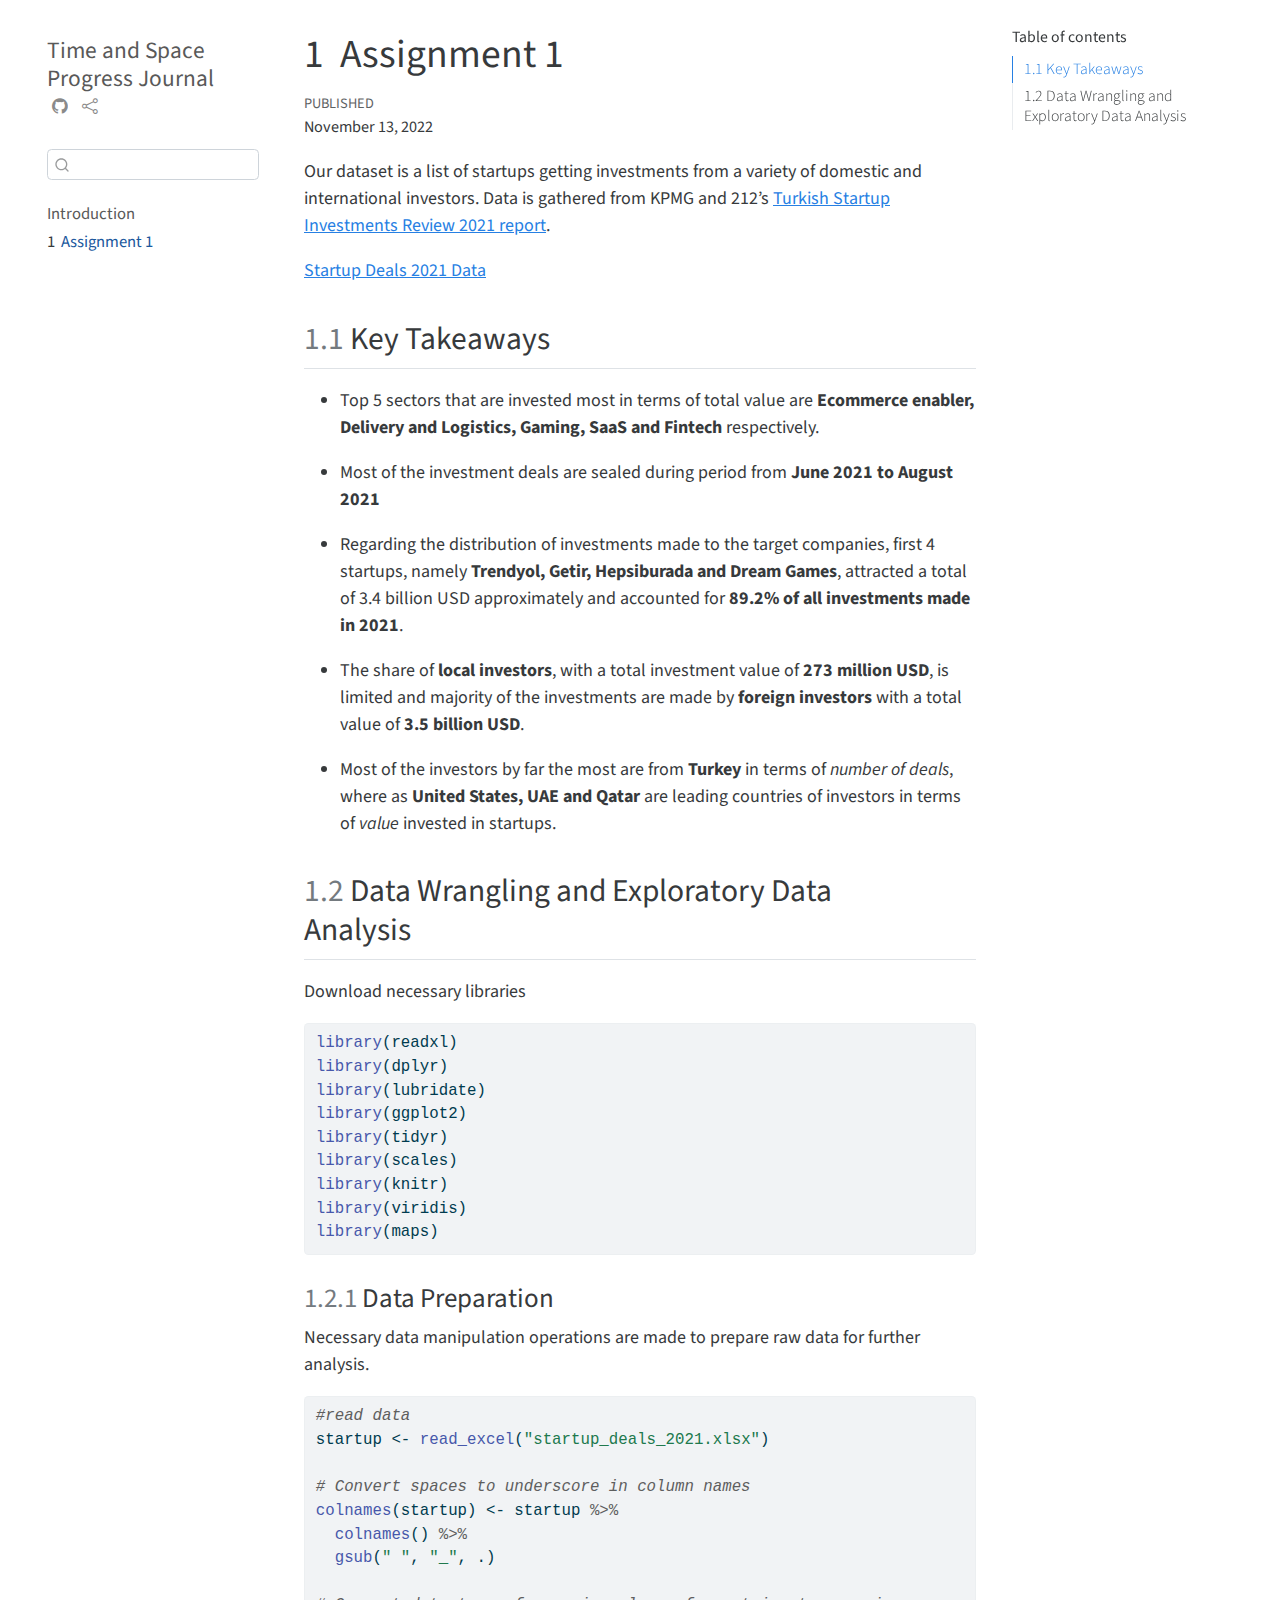
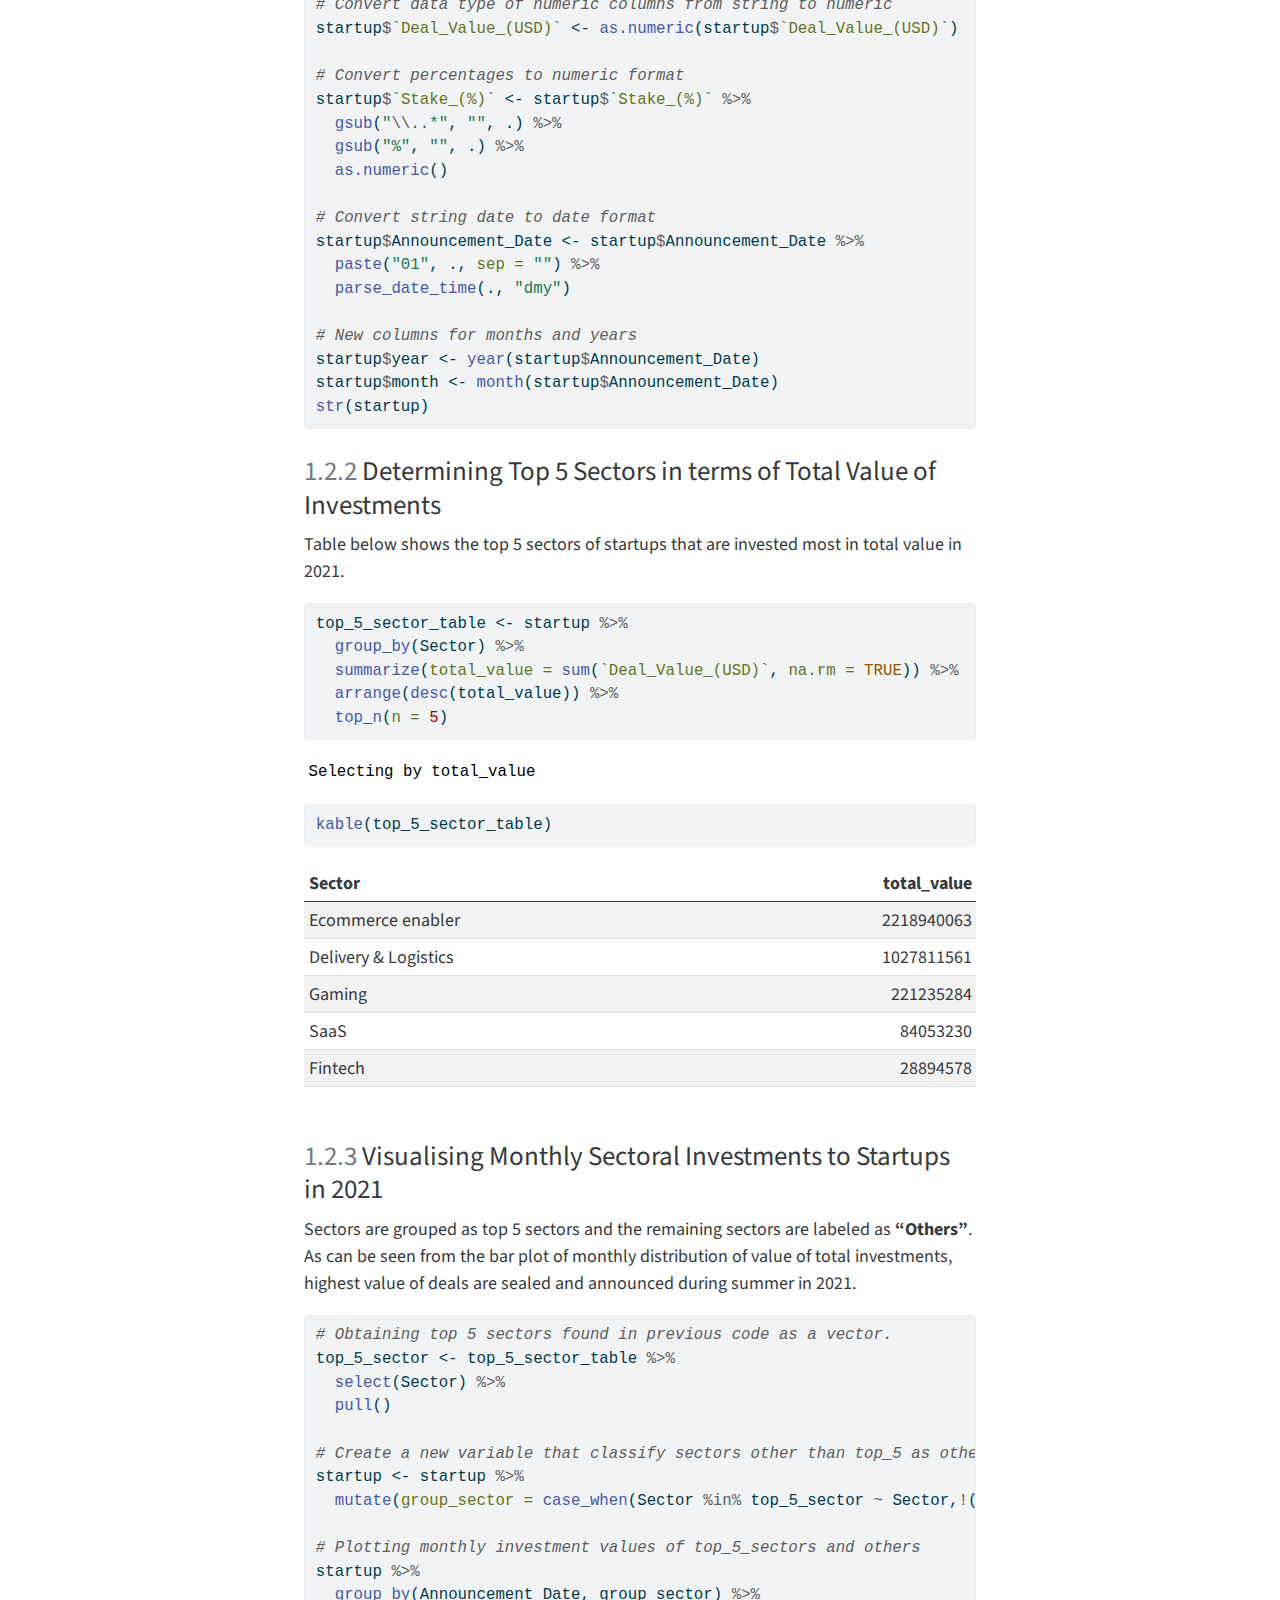
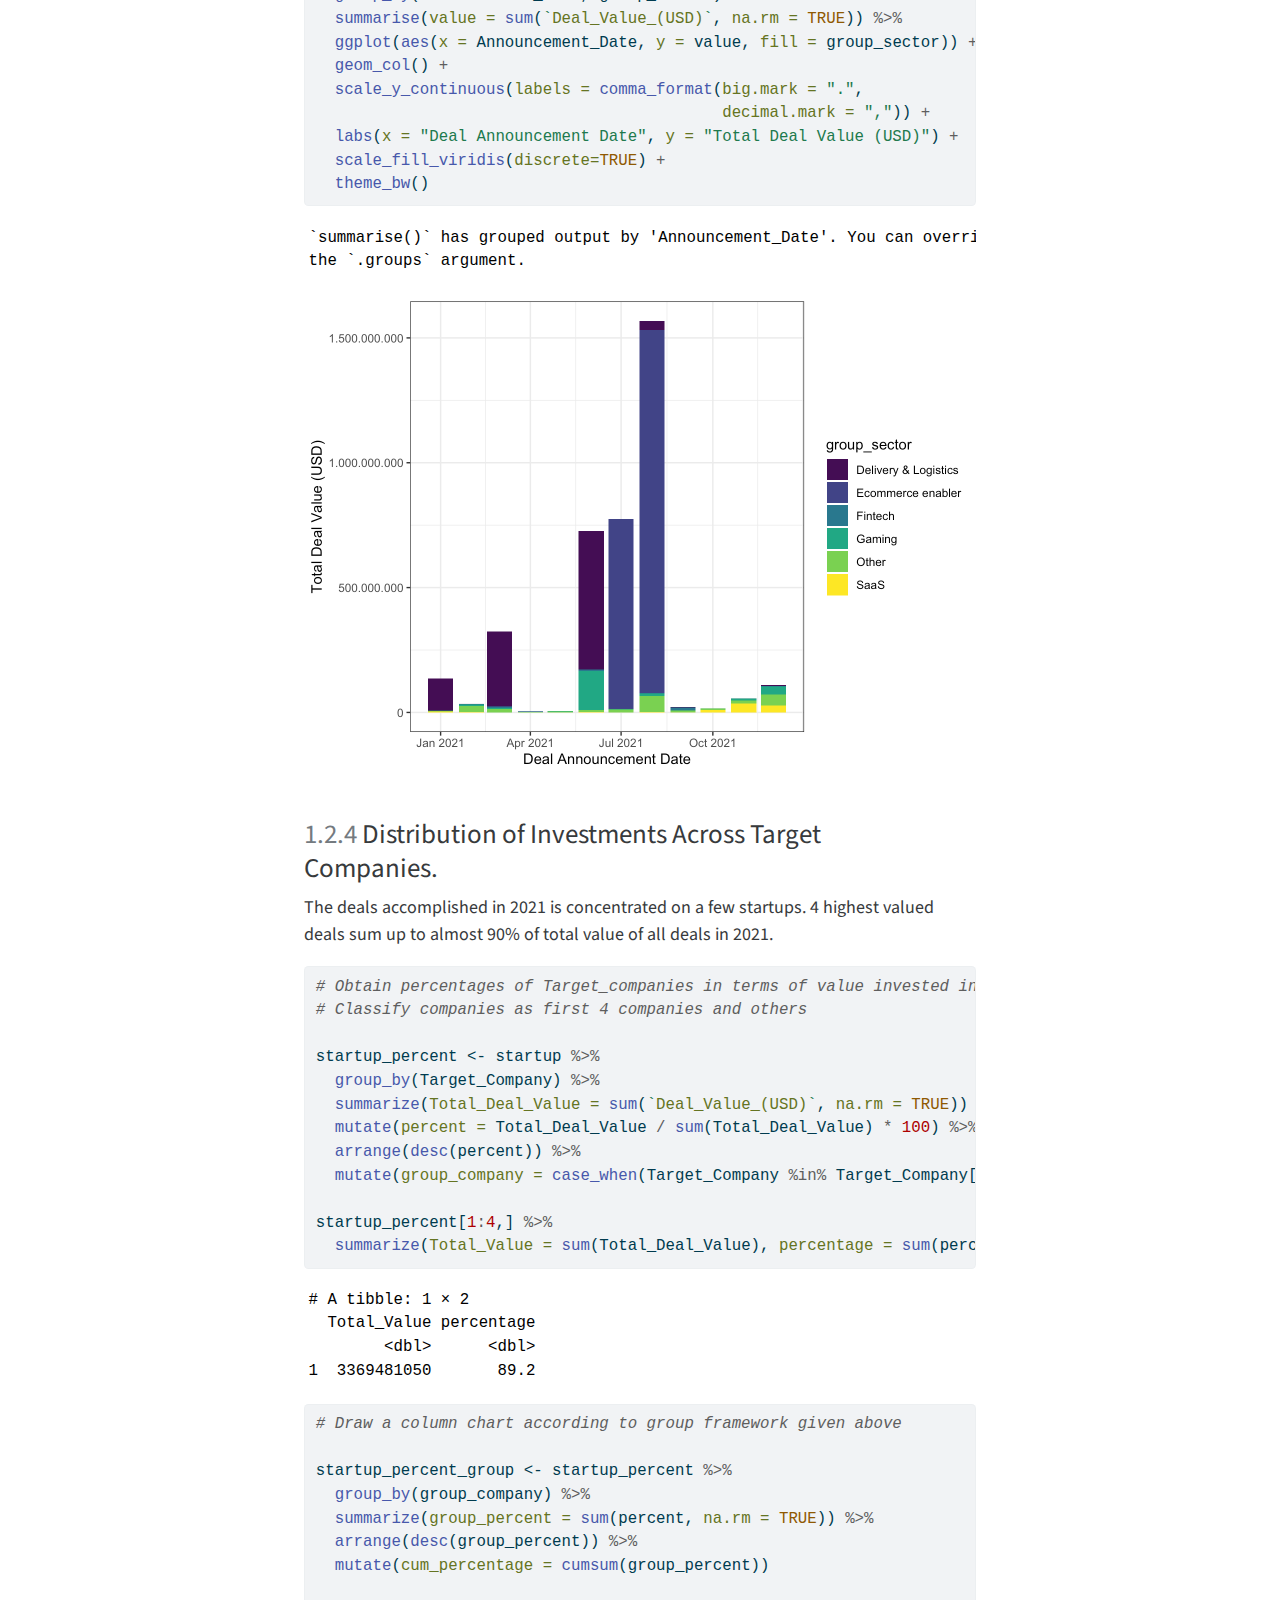
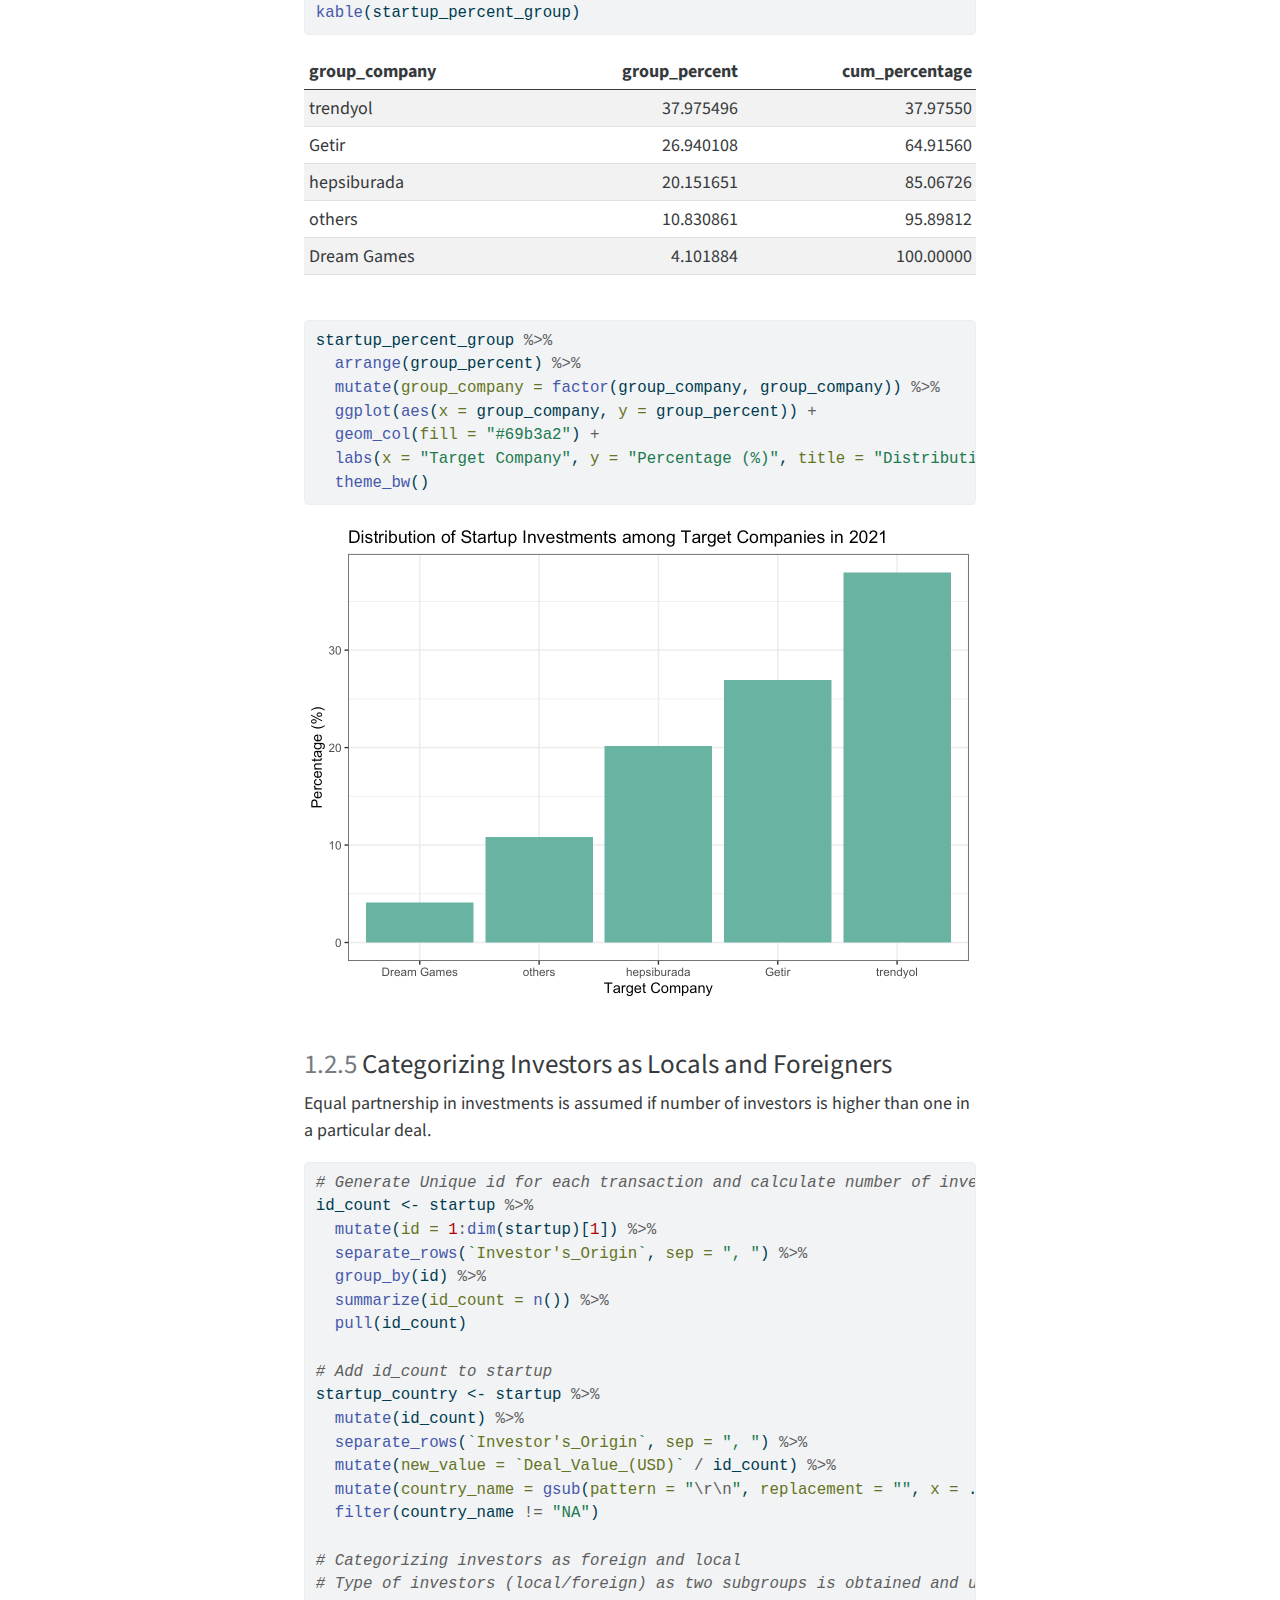
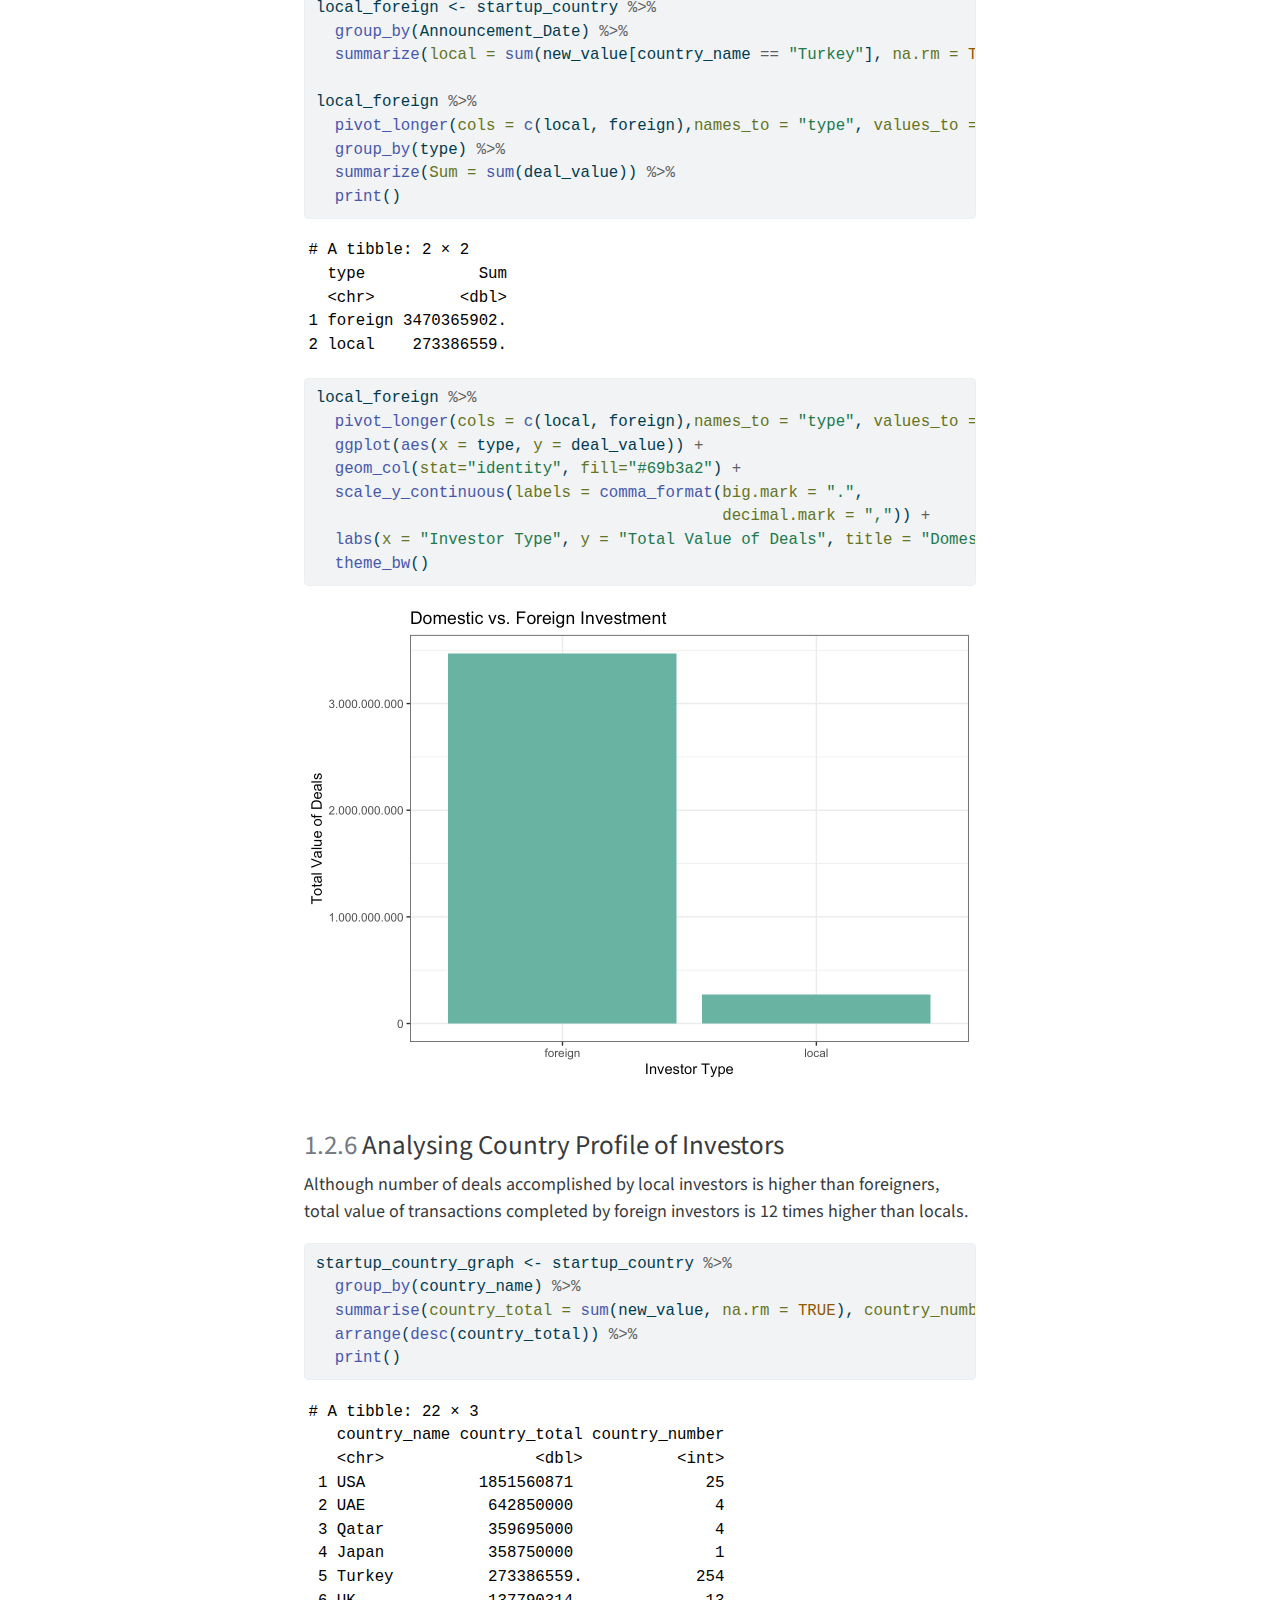
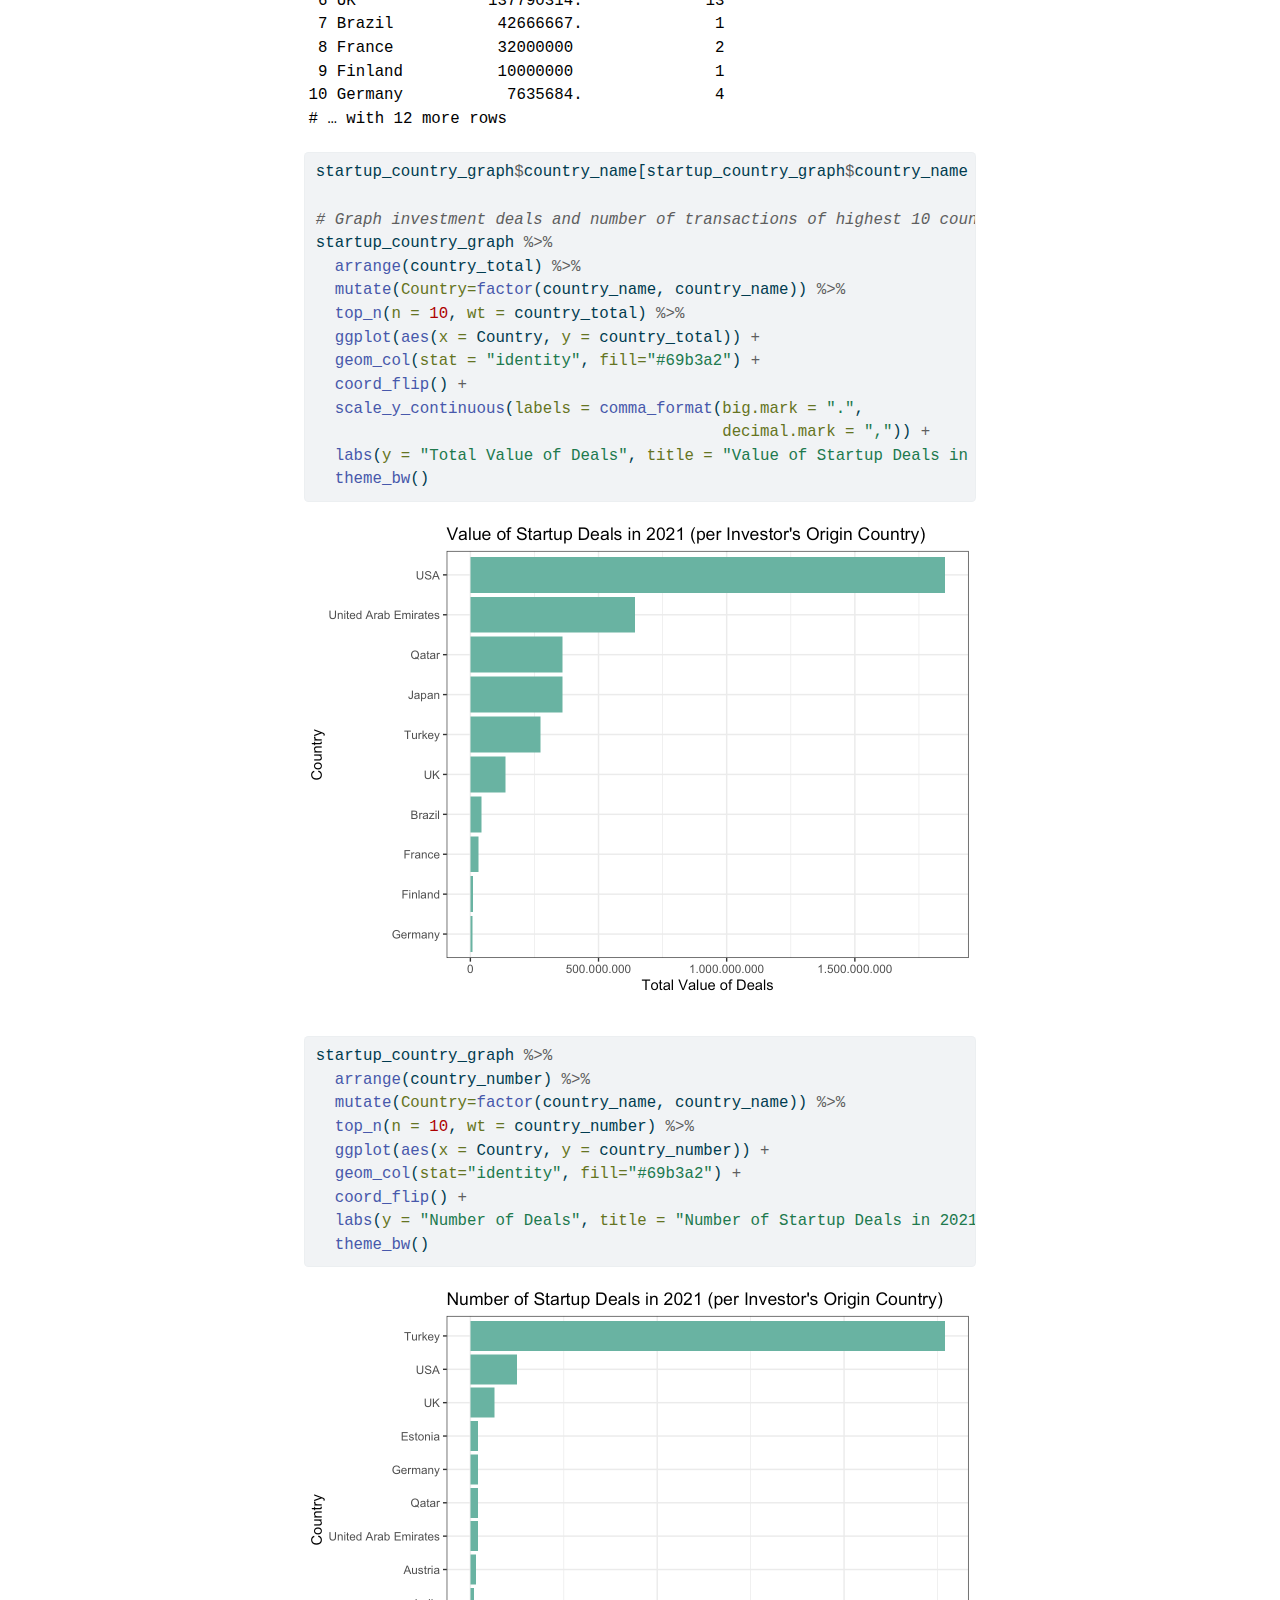
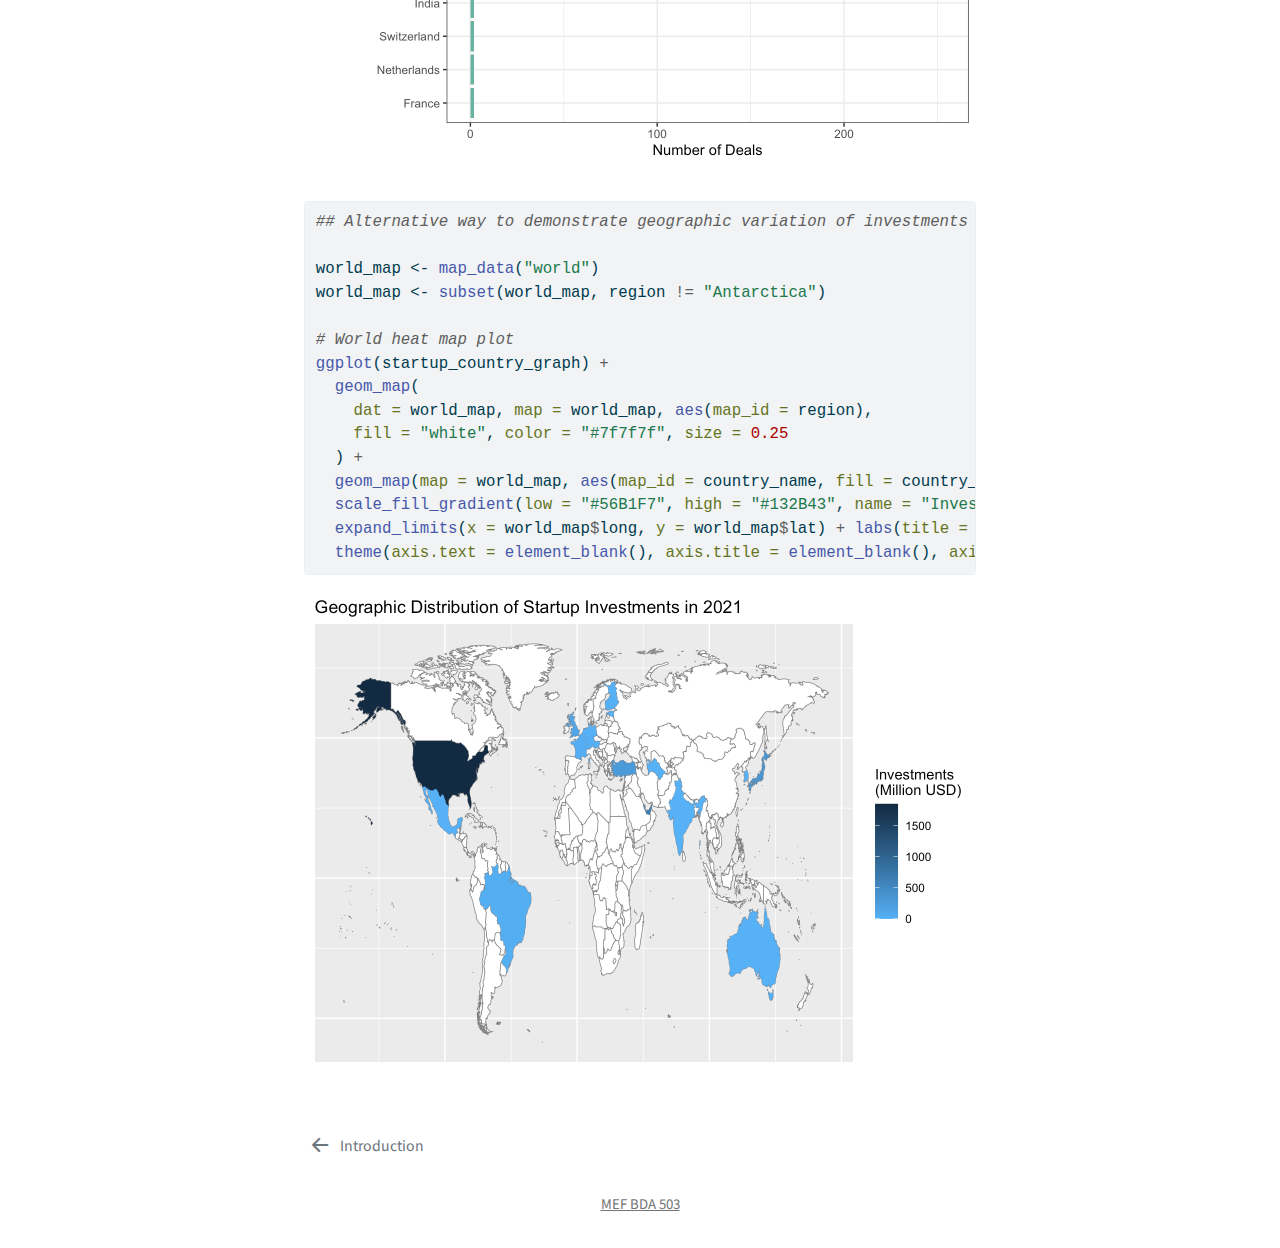
<file: docs/assignment1.html>
<!DOCTYPE html>
<html xmlns="http://www.w3.org/1999/xhtml" lang="en" xml:lang="en"><head>

<meta charset="utf-8">
<meta name="generator" content="quarto-1.2.247">

<meta name="viewport" content="width=device-width, initial-scale=1.0, user-scalable=yes">

<meta name="dcterms.date" content="2022-11-13">

<title>Time and Space Progress Journal - 1&nbsp; Assignment 1</title>
<style>
code{white-space: pre-wrap;}
span.smallcaps{font-variant: small-caps;}
div.columns{display: flex; gap: min(4vw, 1.5em);}
div.column{flex: auto; overflow-x: auto;}
div.hanging-indent{margin-left: 1.5em; text-indent: -1.5em;}
ul.task-list{list-style: none;}
ul.task-list li input[type="checkbox"] {
  width: 0.8em;
  margin: 0 0.8em 0.2em -1.6em;
  vertical-align: middle;
}
pre > code.sourceCode { white-space: pre; position: relative; }
pre > code.sourceCode > span { display: inline-block; line-height: 1.25; }
pre > code.sourceCode > span:empty { height: 1.2em; }
.sourceCode { overflow: visible; }
code.sourceCode > span { color: inherit; text-decoration: inherit; }
div.sourceCode { margin: 1em 0; }
pre.sourceCode { margin: 0; }
@media screen {
div.sourceCode { overflow: auto; }
}
@media print {
pre > code.sourceCode { white-space: pre-wrap; }
pre > code.sourceCode > span { text-indent: -5em; padding-left: 5em; }
}
pre.numberSource code
  { counter-reset: source-line 0; }
pre.numberSource code > span
  { position: relative; left: -4em; counter-increment: source-line; }
pre.numberSource code > span > a:first-child::before
  { content: counter(source-line);
    position: relative; left: -1em; text-align: right; vertical-align: baseline;
    border: none; display: inline-block;
    -webkit-touch-callout: none; -webkit-user-select: none;
    -khtml-user-select: none; -moz-user-select: none;
    -ms-user-select: none; user-select: none;
    padding: 0 4px; width: 4em;
    color: #aaaaaa;
  }
pre.numberSource { margin-left: 3em; border-left: 1px solid #aaaaaa;  padding-left: 4px; }
div.sourceCode
  {   }
@media screen {
pre > code.sourceCode > span > a:first-child::before { text-decoration: underline; }
}
code span.al { color: #ff0000; font-weight: bold; } /* Alert */
code span.an { color: #60a0b0; font-weight: bold; font-style: italic; } /* Annotation */
code span.at { color: #7d9029; } /* Attribute */
code span.bn { color: #40a070; } /* BaseN */
code span.bu { color: #008000; } /* BuiltIn */
code span.cf { color: #007020; font-weight: bold; } /* ControlFlow */
code span.ch { color: #4070a0; } /* Char */
code span.cn { color: #880000; } /* Constant */
code span.co { color: #60a0b0; font-style: italic; } /* Comment */
code span.cv { color: #60a0b0; font-weight: bold; font-style: italic; } /* CommentVar */
code span.do { color: #ba2121; font-style: italic; } /* Documentation */
code span.dt { color: #902000; } /* DataType */
code span.dv { color: #40a070; } /* DecVal */
code span.er { color: #ff0000; font-weight: bold; } /* Error */
code span.ex { } /* Extension */
code span.fl { color: #40a070; } /* Float */
code span.fu { color: #06287e; } /* Function */
code span.im { color: #008000; font-weight: bold; } /* Import */
code span.in { color: #60a0b0; font-weight: bold; font-style: italic; } /* Information */
code span.kw { color: #007020; font-weight: bold; } /* Keyword */
code span.op { color: #666666; } /* Operator */
code span.ot { color: #007020; } /* Other */
code span.pp { color: #bc7a00; } /* Preprocessor */
code span.sc { color: #4070a0; } /* SpecialChar */
code span.ss { color: #bb6688; } /* SpecialString */
code span.st { color: #4070a0; } /* String */
code span.va { color: #19177c; } /* Variable */
code span.vs { color: #4070a0; } /* VerbatimString */
code span.wa { color: #60a0b0; font-weight: bold; font-style: italic; } /* Warning */
</style>


<script src="site_libs/quarto-nav/quarto-nav.js"></script>
<script src="site_libs/quarto-nav/headroom.min.js"></script>
<script src="site_libs/clipboard/clipboard.min.js"></script>
<script src="site_libs/quarto-search/autocomplete.umd.js"></script>
<script src="site_libs/quarto-search/fuse.min.js"></script>
<script src="site_libs/quarto-search/quarto-search.js"></script>
<meta name="quarto:offset" content="./">
<link href="./index.html" rel="prev">
<script src="site_libs/quarto-html/quarto.js"></script>
<script src="site_libs/quarto-html/popper.min.js"></script>
<script src="site_libs/quarto-html/tippy.umd.min.js"></script>
<script src="site_libs/quarto-html/anchor.min.js"></script>
<link href="site_libs/quarto-html/tippy.css" rel="stylesheet">
<link href="site_libs/quarto-html/quarto-syntax-highlighting.css" rel="stylesheet" id="quarto-text-highlighting-styles">
<script src="site_libs/bootstrap/bootstrap.min.js"></script>
<link href="site_libs/bootstrap/bootstrap-icons.css" rel="stylesheet">
<link href="site_libs/bootstrap/bootstrap.min.css" rel="stylesheet" id="quarto-bootstrap" data-mode="light">
<script id="quarto-search-options" type="application/json">{
  "location": "sidebar",
  "copy-button": false,
  "collapse-after": 3,
  "panel-placement": "start",
  "type": "textbox",
  "limit": 20,
  "language": {
    "search-no-results-text": "No results",
    "search-matching-documents-text": "matching documents",
    "search-copy-link-title": "Copy link to search",
    "search-hide-matches-text": "Hide additional matches",
    "search-more-match-text": "more match in this document",
    "search-more-matches-text": "more matches in this document",
    "search-clear-button-title": "Clear",
    "search-detached-cancel-button-title": "Cancel",
    "search-submit-button-title": "Submit"
  }
}</script>


</head>

<body class="nav-sidebar floating">

<div id="quarto-search-results"></div>
  <header id="quarto-header" class="headroom fixed-top">
  <nav class="quarto-secondary-nav" data-bs-toggle="collapse" data-bs-target="#quarto-sidebar" aria-controls="quarto-sidebar" aria-expanded="false" aria-label="Toggle sidebar navigation" onclick="if (window.quartoToggleHeadroom) { window.quartoToggleHeadroom(); }">
    <div class="container-fluid d-flex justify-content-between">
      <h1 class="quarto-secondary-nav-title"><span class="chapter-number">1</span>&nbsp; <span class="chapter-title">Assignment 1</span></h1>
      <button type="button" class="quarto-btn-toggle btn" aria-label="Show secondary navigation">
        <i class="bi bi-chevron-right"></i>
      </button>
    </div>
  </nav>
</header>
<!-- content -->
<div id="quarto-content" class="quarto-container page-columns page-rows-contents page-layout-article">
<!-- sidebar -->
  <nav id="quarto-sidebar" class="sidebar collapse sidebar-navigation floating overflow-auto">
    <div class="pt-lg-2 mt-2 text-left sidebar-header">
    <div class="sidebar-title mb-0 py-0">
      <a href="./">Time and Space Progress Journal</a> 
        <div class="sidebar-tools-main">
    <a href="https://github.com/pjournal/gh-pages-quarto-template" title="Source Code" class="sidebar-tool px-1"><i class="bi bi-github"></i></a>
    <a href="" title="Share" id="sidebar-tool-dropdown-0" class="sidebar-tool dropdown-toggle px-1" data-bs-toggle="dropdown" aria-expanded="false"><i class="bi bi-share"></i></a>
    <ul class="dropdown-menu" aria-labelledby="sidebar-tool-dropdown-0">
        <li>
          <a class="dropdown-item sidebar-tools-main-item" href="https://twitter.com/intent/tweet?url=|url|">
            <i class="bi bi-bi-twitter pe-1"></i>
          Twitter
          </a>
        </li>
        <li>
          <a class="dropdown-item sidebar-tools-main-item" href="https://www.facebook.com/sharer/sharer.php?u=|url|">
            <i class="bi bi-bi-facebook pe-1"></i>
          Facebook
          </a>
        </li>
    </ul>
</div>
    </div>
      </div>
      <div class="mt-2 flex-shrink-0 align-items-center">
        <div class="sidebar-search">
        <div id="quarto-search" class="" title="Search"></div>
        </div>
      </div>
    <div class="sidebar-menu-container"> 
    <ul class="list-unstyled mt-1">
        <li class="sidebar-item">
  <div class="sidebar-item-container"> 
  <a href="./index.html" class="sidebar-item-text sidebar-link">Introduction</a>
  </div>
</li>
        <li class="sidebar-item">
  <div class="sidebar-item-container"> 
  <a href="./assignment1.html" class="sidebar-item-text sidebar-link active"><span class="chapter-number">1</span>&nbsp; <span class="chapter-title">Assignment 1</span></a>
  </div>
</li>
    </ul>
    </div>
</nav>
<!-- margin-sidebar -->
    <div id="quarto-margin-sidebar" class="sidebar margin-sidebar">
        <nav id="TOC" role="doc-toc" class="toc-active">
    <h2 id="toc-title">Table of contents</h2>
   
  <ul>
  <li><a href="#key-takeaways" id="toc-key-takeaways" class="nav-link active" data-scroll-target="#key-takeaways"><span class="toc-section-number">1.1</span>  Key Takeaways</a></li>
  <li><a href="#data-wrangling-and-exploratory-data-analysis" id="toc-data-wrangling-and-exploratory-data-analysis" class="nav-link" data-scroll-target="#data-wrangling-and-exploratory-data-analysis"><span class="toc-section-number">1.2</span>  Data Wrangling and Exploratory Data Analysis</a>
  <ul class="collapse">
  <li><a href="#data-preparation" id="toc-data-preparation" class="nav-link" data-scroll-target="#data-preparation"><span class="toc-section-number">1.2.1</span>  Data Preparation</a></li>
  <li><a href="#determining-top-5-sectors-in-terms-of-total-value-of-investments" id="toc-determining-top-5-sectors-in-terms-of-total-value-of-investments" class="nav-link" data-scroll-target="#determining-top-5-sectors-in-terms-of-total-value-of-investments"><span class="toc-section-number">1.2.2</span>  Determining Top 5 Sectors in terms of Total Value of Investments</a></li>
  <li><a href="#visualising-monthly-sectoral-investments-to-startups-in-2021" id="toc-visualising-monthly-sectoral-investments-to-startups-in-2021" class="nav-link" data-scroll-target="#visualising-monthly-sectoral-investments-to-startups-in-2021"><span class="toc-section-number">1.2.3</span>  Visualising Monthly Sectoral Investments to Startups in 2021</a></li>
  <li><a href="#distribution-of-investments-across-target-companies." id="toc-distribution-of-investments-across-target-companies." class="nav-link" data-scroll-target="#distribution-of-investments-across-target-companies."><span class="toc-section-number">1.2.4</span>  Distribution of Investments Across Target Companies.</a></li>
  <li><a href="#categorizing-investors-as-locals-and-foreigners" id="toc-categorizing-investors-as-locals-and-foreigners" class="nav-link" data-scroll-target="#categorizing-investors-as-locals-and-foreigners"><span class="toc-section-number">1.2.5</span>  Categorizing Investors as Locals and Foreigners</a></li>
  <li><a href="#analysing-country-profile-of-investors" id="toc-analysing-country-profile-of-investors" class="nav-link" data-scroll-target="#analysing-country-profile-of-investors"><span class="toc-section-number">1.2.6</span>  Analysing Country Profile of Investors</a></li>
  </ul></li>
  </ul>
</nav>
    </div>
<!-- main -->
<main class="content" id="quarto-document-content">

<header id="title-block-header" class="quarto-title-block default">
<div class="quarto-title">
<h1 class="title d-none d-lg-block"><span class="chapter-number">1</span>&nbsp; <span class="chapter-title">Assignment 1</span></h1>
</div>



<div class="quarto-title-meta">

    
    <div>
    <div class="quarto-title-meta-heading">Published</div>
    <div class="quarto-title-meta-contents">
      <p class="date">November 13, 2022</p>
    </div>
  </div>
  
    
  </div>
  

</header>

<p>Our dataset is a list of startups getting investments from a variety of domestic and international investors. Data is gathered from KPMG and 212’s <a href="https://assets.kpmg/content/dam/kpmg/tr/pdf/2022/03/turkish-startup-investments-review-2021.pdf">Turkish Startup Investments Review 2021 report</a>.</p>
<p><a href="https://github.com/berkorbay/datasets/raw/master/startup_deals/startup_deals_2021.xlsx">Startup Deals 2021 Data</a></p>
<section id="key-takeaways" class="level2" data-number="1.1">
<h2 data-number="1.1" class="anchored" data-anchor-id="key-takeaways"><span class="header-section-number">1.1</span> Key Takeaways</h2>
<ul>
<li><p>Top 5 sectors that are invested most in terms of total value are <strong>Ecommerce enabler, Delivery and Logistics, Gaming, SaaS and Fintech</strong> respectively.</p></li>
<li><p>Most of the investment deals are sealed during period from <strong>June 2021 to August 2021</strong></p></li>
<li><p>Regarding the distribution of investments made to the target companies, first 4 startups, namely <strong>Trendyol, Getir, Hepsiburada and Dream Games</strong>, attracted a total of 3.4 billion USD approximately and accounted for <strong>89.2% of all investments made in 2021</strong>.</p></li>
<li><p>The share of <strong>local investors</strong>, with a total investment value of <strong>273 million USD</strong>, is limited and majority of the investments are made by <strong>foreign investors</strong> with a total value of <strong>3.5 billion USD</strong>.</p></li>
<li><p>Most of the investors by far the most are from <strong>Turkey</strong> in terms of <em>number of deals</em>, where as <strong>United States, UAE and Qatar</strong> are leading countries of investors in terms of <em>value</em> invested in startups.</p></li>
</ul>
</section>
<section id="data-wrangling-and-exploratory-data-analysis" class="level2" data-number="1.2">
<h2 data-number="1.2" class="anchored" data-anchor-id="data-wrangling-and-exploratory-data-analysis"><span class="header-section-number">1.2</span> Data Wrangling and Exploratory Data Analysis</h2>
<p>Download necessary libraries</p>
<div class="cell">
<div class="sourceCode cell-code" id="cb1"><pre class="sourceCode r code-with-copy"><code class="sourceCode r"><span id="cb1-1"><a href="#cb1-1" aria-hidden="true" tabindex="-1"></a><span class="fu">library</span>(readxl)</span>
<span id="cb1-2"><a href="#cb1-2" aria-hidden="true" tabindex="-1"></a><span class="fu">library</span>(dplyr)</span>
<span id="cb1-3"><a href="#cb1-3" aria-hidden="true" tabindex="-1"></a><span class="fu">library</span>(lubridate)</span>
<span id="cb1-4"><a href="#cb1-4" aria-hidden="true" tabindex="-1"></a><span class="fu">library</span>(ggplot2)</span>
<span id="cb1-5"><a href="#cb1-5" aria-hidden="true" tabindex="-1"></a><span class="fu">library</span>(tidyr)</span>
<span id="cb1-6"><a href="#cb1-6" aria-hidden="true" tabindex="-1"></a><span class="fu">library</span>(scales)</span>
<span id="cb1-7"><a href="#cb1-7" aria-hidden="true" tabindex="-1"></a><span class="fu">library</span>(knitr)</span>
<span id="cb1-8"><a href="#cb1-8" aria-hidden="true" tabindex="-1"></a><span class="fu">library</span>(viridis)</span>
<span id="cb1-9"><a href="#cb1-9" aria-hidden="true" tabindex="-1"></a><span class="fu">library</span>(maps)</span></code><button title="Copy to Clipboard" class="code-copy-button"><i class="bi"></i></button></pre></div>
</div>
<section id="data-preparation" class="level3" data-number="1.2.1">
<h3 data-number="1.2.1" class="anchored" data-anchor-id="data-preparation"><span class="header-section-number">1.2.1</span> Data Preparation</h3>
<p>Necessary data manipulation operations are made to prepare raw data for further analysis.</p>
<div class="cell">
<div class="sourceCode cell-code" id="cb2"><pre class="sourceCode r code-with-copy"><code class="sourceCode r"><span id="cb2-1"><a href="#cb2-1" aria-hidden="true" tabindex="-1"></a><span class="co">#read data</span></span>
<span id="cb2-2"><a href="#cb2-2" aria-hidden="true" tabindex="-1"></a>startup <span class="ot">&lt;-</span> <span class="fu">read_excel</span>(<span class="st">"startup_deals_2021.xlsx"</span>)</span>
<span id="cb2-3"><a href="#cb2-3" aria-hidden="true" tabindex="-1"></a></span>
<span id="cb2-4"><a href="#cb2-4" aria-hidden="true" tabindex="-1"></a><span class="co"># Convert spaces to underscore in column names</span></span>
<span id="cb2-5"><a href="#cb2-5" aria-hidden="true" tabindex="-1"></a><span class="fu">colnames</span>(startup) <span class="ot">&lt;-</span> startup <span class="sc">%&gt;%</span> </span>
<span id="cb2-6"><a href="#cb2-6" aria-hidden="true" tabindex="-1"></a>  <span class="fu">colnames</span>() <span class="sc">%&gt;%</span> </span>
<span id="cb2-7"><a href="#cb2-7" aria-hidden="true" tabindex="-1"></a>  <span class="fu">gsub</span>(<span class="st">" "</span>, <span class="st">"_"</span>, .)</span>
<span id="cb2-8"><a href="#cb2-8" aria-hidden="true" tabindex="-1"></a></span>
<span id="cb2-9"><a href="#cb2-9" aria-hidden="true" tabindex="-1"></a><span class="co"># Convert data type of numeric columns from string to numeric</span></span>
<span id="cb2-10"><a href="#cb2-10" aria-hidden="true" tabindex="-1"></a>startup<span class="sc">$</span><span class="st">`</span><span class="at">Deal_Value_(USD)</span><span class="st">`</span> <span class="ot">&lt;-</span> <span class="fu">as.numeric</span>(startup<span class="sc">$</span><span class="st">`</span><span class="at">Deal_Value_(USD)</span><span class="st">`</span>)</span>
<span id="cb2-11"><a href="#cb2-11" aria-hidden="true" tabindex="-1"></a></span>
<span id="cb2-12"><a href="#cb2-12" aria-hidden="true" tabindex="-1"></a><span class="co"># Convert percentages to numeric format</span></span>
<span id="cb2-13"><a href="#cb2-13" aria-hidden="true" tabindex="-1"></a>startup<span class="sc">$</span><span class="st">`</span><span class="at">Stake_(%)</span><span class="st">`</span> <span class="ot">&lt;-</span> startup<span class="sc">$</span><span class="st">`</span><span class="at">Stake_(%)</span><span class="st">`</span> <span class="sc">%&gt;%</span> </span>
<span id="cb2-14"><a href="#cb2-14" aria-hidden="true" tabindex="-1"></a>  <span class="fu">gsub</span>(<span class="st">"</span><span class="sc">\\</span><span class="st">..*"</span>, <span class="st">""</span>, .) <span class="sc">%&gt;%</span> </span>
<span id="cb2-15"><a href="#cb2-15" aria-hidden="true" tabindex="-1"></a>  <span class="fu">gsub</span>(<span class="st">"%"</span>, <span class="st">""</span>, .) <span class="sc">%&gt;%</span> </span>
<span id="cb2-16"><a href="#cb2-16" aria-hidden="true" tabindex="-1"></a>  <span class="fu">as.numeric</span>()</span>
<span id="cb2-17"><a href="#cb2-17" aria-hidden="true" tabindex="-1"></a></span>
<span id="cb2-18"><a href="#cb2-18" aria-hidden="true" tabindex="-1"></a><span class="co"># Convert string date to date format</span></span>
<span id="cb2-19"><a href="#cb2-19" aria-hidden="true" tabindex="-1"></a>startup<span class="sc">$</span>Announcement_Date <span class="ot">&lt;-</span> startup<span class="sc">$</span>Announcement_Date <span class="sc">%&gt;%</span> </span>
<span id="cb2-20"><a href="#cb2-20" aria-hidden="true" tabindex="-1"></a>  <span class="fu">paste</span>(<span class="st">"01"</span>, ., <span class="at">sep =</span> <span class="st">""</span>) <span class="sc">%&gt;%</span> </span>
<span id="cb2-21"><a href="#cb2-21" aria-hidden="true" tabindex="-1"></a>  <span class="fu">parse_date_time</span>(., <span class="st">"dmy"</span>)</span>
<span id="cb2-22"><a href="#cb2-22" aria-hidden="true" tabindex="-1"></a></span>
<span id="cb2-23"><a href="#cb2-23" aria-hidden="true" tabindex="-1"></a><span class="co"># New columns for months and years</span></span>
<span id="cb2-24"><a href="#cb2-24" aria-hidden="true" tabindex="-1"></a>startup<span class="sc">$</span>year <span class="ot">&lt;-</span> <span class="fu">year</span>(startup<span class="sc">$</span>Announcement_Date)</span>
<span id="cb2-25"><a href="#cb2-25" aria-hidden="true" tabindex="-1"></a>startup<span class="sc">$</span>month <span class="ot">&lt;-</span> <span class="fu">month</span>(startup<span class="sc">$</span>Announcement_Date)</span>
<span id="cb2-26"><a href="#cb2-26" aria-hidden="true" tabindex="-1"></a><span class="fu">str</span>(startup)</span></code><button title="Copy to Clipboard" class="code-copy-button"><i class="bi"></i></button></pre></div>
</div>
</section>
<section id="determining-top-5-sectors-in-terms-of-total-value-of-investments" class="level3" data-number="1.2.2">
<h3 data-number="1.2.2" class="anchored" data-anchor-id="determining-top-5-sectors-in-terms-of-total-value-of-investments"><span class="header-section-number">1.2.2</span> Determining Top 5 Sectors in terms of Total Value of Investments</h3>
<p>Table below shows the top 5 sectors of startups that are invested most in total value in 2021.</p>
<div class="cell">
<div class="sourceCode cell-code" id="cb3"><pre class="sourceCode r code-with-copy"><code class="sourceCode r"><span id="cb3-1"><a href="#cb3-1" aria-hidden="true" tabindex="-1"></a>top_5_sector_table <span class="ot">&lt;-</span> startup <span class="sc">%&gt;%</span> </span>
<span id="cb3-2"><a href="#cb3-2" aria-hidden="true" tabindex="-1"></a>  <span class="fu">group_by</span>(Sector) <span class="sc">%&gt;%</span> </span>
<span id="cb3-3"><a href="#cb3-3" aria-hidden="true" tabindex="-1"></a>  <span class="fu">summarize</span>(<span class="at">total_value =</span> <span class="fu">sum</span>(<span class="st">`</span><span class="at">Deal_Value_(USD)</span><span class="st">`</span>, <span class="at">na.rm =</span> <span class="cn">TRUE</span>)) <span class="sc">%&gt;%</span> </span>
<span id="cb3-4"><a href="#cb3-4" aria-hidden="true" tabindex="-1"></a>  <span class="fu">arrange</span>(<span class="fu">desc</span>(total_value)) <span class="sc">%&gt;%</span> </span>
<span id="cb3-5"><a href="#cb3-5" aria-hidden="true" tabindex="-1"></a>  <span class="fu">top_n</span>(<span class="at">n =</span> <span class="dv">5</span>)</span></code><button title="Copy to Clipboard" class="code-copy-button"><i class="bi"></i></button></pre></div>
<div class="cell-output cell-output-stderr">
<pre><code>Selecting by total_value</code></pre>
</div>
<div class="sourceCode cell-code" id="cb5"><pre class="sourceCode r code-with-copy"><code class="sourceCode r"><span id="cb5-1"><a href="#cb5-1" aria-hidden="true" tabindex="-1"></a><span class="fu">kable</span>(top_5_sector_table)</span></code><button title="Copy to Clipboard" class="code-copy-button"><i class="bi"></i></button></pre></div>
<div class="cell-output-display">
<table class="table table-sm table-striped">
<thead>
<tr class="header">
<th style="text-align: left;">Sector</th>
<th style="text-align: right;">total_value</th>
</tr>
</thead>
<tbody>
<tr class="odd">
<td style="text-align: left;">Ecommerce enabler</td>
<td style="text-align: right;">2218940063</td>
</tr>
<tr class="even">
<td style="text-align: left;">Delivery &amp; Logistics</td>
<td style="text-align: right;">1027811561</td>
</tr>
<tr class="odd">
<td style="text-align: left;">Gaming</td>
<td style="text-align: right;">221235284</td>
</tr>
<tr class="even">
<td style="text-align: left;">SaaS</td>
<td style="text-align: right;">84053230</td>
</tr>
<tr class="odd">
<td style="text-align: left;">Fintech</td>
<td style="text-align: right;">28894578</td>
</tr>
</tbody>
</table>
</div>
</div>
</section>
<section id="visualising-monthly-sectoral-investments-to-startups-in-2021" class="level3" data-number="1.2.3">
<h3 data-number="1.2.3" class="anchored" data-anchor-id="visualising-monthly-sectoral-investments-to-startups-in-2021"><span class="header-section-number">1.2.3</span> Visualising Monthly Sectoral Investments to Startups in 2021</h3>
<p>Sectors are grouped as top 5 sectors and the remaining sectors are labeled as <strong>“Others”</strong>. As can be seen from the bar plot of monthly distribution of value of total investments, highest value of deals are sealed and announced during summer in 2021.</p>
<div class="cell">
<div class="sourceCode cell-code" id="cb6"><pre class="sourceCode r code-with-copy"><code class="sourceCode r"><span id="cb6-1"><a href="#cb6-1" aria-hidden="true" tabindex="-1"></a><span class="co"># Obtaining top 5 sectors found in previous code as a vector.</span></span>
<span id="cb6-2"><a href="#cb6-2" aria-hidden="true" tabindex="-1"></a>top_5_sector <span class="ot">&lt;-</span> top_5_sector_table <span class="sc">%&gt;%</span> </span>
<span id="cb6-3"><a href="#cb6-3" aria-hidden="true" tabindex="-1"></a>  <span class="fu">select</span>(Sector) <span class="sc">%&gt;%</span> </span>
<span id="cb6-4"><a href="#cb6-4" aria-hidden="true" tabindex="-1"></a>  <span class="fu">pull</span>()</span>
<span id="cb6-5"><a href="#cb6-5" aria-hidden="true" tabindex="-1"></a></span>
<span id="cb6-6"><a href="#cb6-6" aria-hidden="true" tabindex="-1"></a><span class="co"># Create a new variable that classify sectors other than top_5 as others</span></span>
<span id="cb6-7"><a href="#cb6-7" aria-hidden="true" tabindex="-1"></a>startup <span class="ot">&lt;-</span> startup <span class="sc">%&gt;%</span> </span>
<span id="cb6-8"><a href="#cb6-8" aria-hidden="true" tabindex="-1"></a>  <span class="fu">mutate</span>(<span class="at">group_sector =</span> <span class="fu">case_when</span>(Sector <span class="sc">%in%</span> top_5_sector <span class="sc">~</span> Sector,<span class="sc">!</span>(Sector <span class="sc">%in%</span> top_5_sector) <span class="sc">~</span> <span class="st">"Other"</span>))</span>
<span id="cb6-9"><a href="#cb6-9" aria-hidden="true" tabindex="-1"></a></span>
<span id="cb6-10"><a href="#cb6-10" aria-hidden="true" tabindex="-1"></a><span class="co"># Plotting monthly investment values of top_5_sectors and others</span></span>
<span id="cb6-11"><a href="#cb6-11" aria-hidden="true" tabindex="-1"></a>startup <span class="sc">%&gt;%</span> </span>
<span id="cb6-12"><a href="#cb6-12" aria-hidden="true" tabindex="-1"></a>  <span class="fu">group_by</span>(Announcement_Date, group_sector) <span class="sc">%&gt;%</span> </span>
<span id="cb6-13"><a href="#cb6-13" aria-hidden="true" tabindex="-1"></a>  <span class="fu">summarise</span>(<span class="at">value =</span> <span class="fu">sum</span>(<span class="st">`</span><span class="at">Deal_Value_(USD)</span><span class="st">`</span>, <span class="at">na.rm =</span> <span class="cn">TRUE</span>)) <span class="sc">%&gt;%</span> </span>
<span id="cb6-14"><a href="#cb6-14" aria-hidden="true" tabindex="-1"></a>  <span class="fu">ggplot</span>(<span class="fu">aes</span>(<span class="at">x =</span> Announcement_Date, <span class="at">y =</span> value, <span class="at">fill =</span> group_sector)) <span class="sc">+</span></span>
<span id="cb6-15"><a href="#cb6-15" aria-hidden="true" tabindex="-1"></a>  <span class="fu">geom_col</span>() <span class="sc">+</span></span>
<span id="cb6-16"><a href="#cb6-16" aria-hidden="true" tabindex="-1"></a>  <span class="fu">scale_y_continuous</span>(<span class="at">labels =</span> <span class="fu">comma_format</span>(<span class="at">big.mark =</span> <span class="st">"."</span>,</span>
<span id="cb6-17"><a href="#cb6-17" aria-hidden="true" tabindex="-1"></a>                                           <span class="at">decimal.mark =</span> <span class="st">","</span>)) <span class="sc">+</span></span>
<span id="cb6-18"><a href="#cb6-18" aria-hidden="true" tabindex="-1"></a>  <span class="fu">labs</span>(<span class="at">x =</span> <span class="st">"Deal Announcement Date"</span>, <span class="at">y =</span> <span class="st">"Total Deal Value (USD)"</span>) <span class="sc">+</span> </span>
<span id="cb6-19"><a href="#cb6-19" aria-hidden="true" tabindex="-1"></a>  <span class="fu">scale_fill_viridis</span>(<span class="at">discrete=</span><span class="cn">TRUE</span>) <span class="sc">+</span></span>
<span id="cb6-20"><a href="#cb6-20" aria-hidden="true" tabindex="-1"></a>  <span class="fu">theme_bw</span>()</span></code><button title="Copy to Clipboard" class="code-copy-button"><i class="bi"></i></button></pre></div>
<div class="cell-output cell-output-stderr">
<pre><code>`summarise()` has grouped output by 'Announcement_Date'. You can override using
the `.groups` argument.</code></pre>
</div>
<div class="cell-output-display">
<p><img src="assignment1_files/figure-html/unnamed-chunk-3-1.png" class="img-fluid" width="672"></p>
</div>
</div>
</section>
<section id="distribution-of-investments-across-target-companies." class="level3" data-number="1.2.4">
<h3 data-number="1.2.4" class="anchored" data-anchor-id="distribution-of-investments-across-target-companies."><span class="header-section-number">1.2.4</span> Distribution of Investments Across Target Companies.</h3>
<p>The deals accomplished in 2021 is concentrated on a few startups. 4 highest valued deals sum up to almost 90% of total value of all deals in 2021.</p>
<div class="cell">
<div class="sourceCode cell-code" id="cb8"><pre class="sourceCode r code-with-copy"><code class="sourceCode r"><span id="cb8-1"><a href="#cb8-1" aria-hidden="true" tabindex="-1"></a><span class="co"># Obtain percentages of Target_companies in terms of value invested in 2021</span></span>
<span id="cb8-2"><a href="#cb8-2" aria-hidden="true" tabindex="-1"></a><span class="co"># Classify companies as first 4 companies and others</span></span>
<span id="cb8-3"><a href="#cb8-3" aria-hidden="true" tabindex="-1"></a></span>
<span id="cb8-4"><a href="#cb8-4" aria-hidden="true" tabindex="-1"></a>startup_percent <span class="ot">&lt;-</span> startup <span class="sc">%&gt;%</span> </span>
<span id="cb8-5"><a href="#cb8-5" aria-hidden="true" tabindex="-1"></a>  <span class="fu">group_by</span>(Target_Company) <span class="sc">%&gt;%</span> </span>
<span id="cb8-6"><a href="#cb8-6" aria-hidden="true" tabindex="-1"></a>  <span class="fu">summarize</span>(<span class="at">Total_Deal_Value =</span> <span class="fu">sum</span>(<span class="st">`</span><span class="at">Deal_Value_(USD)</span><span class="st">`</span>, <span class="at">na.rm =</span> <span class="cn">TRUE</span>)) <span class="sc">%&gt;%</span> </span>
<span id="cb8-7"><a href="#cb8-7" aria-hidden="true" tabindex="-1"></a>  <span class="fu">mutate</span>(<span class="at">percent =</span> Total_Deal_Value <span class="sc">/</span> <span class="fu">sum</span>(Total_Deal_Value) <span class="sc">*</span> <span class="dv">100</span>) <span class="sc">%&gt;%</span> </span>
<span id="cb8-8"><a href="#cb8-8" aria-hidden="true" tabindex="-1"></a>  <span class="fu">arrange</span>(<span class="fu">desc</span>(percent)) <span class="sc">%&gt;%</span> </span>
<span id="cb8-9"><a href="#cb8-9" aria-hidden="true" tabindex="-1"></a>  <span class="fu">mutate</span>(<span class="at">group_company =</span> <span class="fu">case_when</span>(Target_Company <span class="sc">%in%</span> Target_Company[<span class="dv">1</span><span class="sc">:</span><span class="dv">4</span>] <span class="sc">~</span> Target_Company, <span class="sc">!</span>(Target_Company <span class="sc">%in%</span> Target_Company[<span class="dv">1</span><span class="sc">:</span><span class="dv">4</span>])<span class="sc">~</span><span class="st">"others"</span>))</span>
<span id="cb8-10"><a href="#cb8-10" aria-hidden="true" tabindex="-1"></a></span>
<span id="cb8-11"><a href="#cb8-11" aria-hidden="true" tabindex="-1"></a>startup_percent[<span class="dv">1</span><span class="sc">:</span><span class="dv">4</span>,] <span class="sc">%&gt;%</span> </span>
<span id="cb8-12"><a href="#cb8-12" aria-hidden="true" tabindex="-1"></a>  <span class="fu">summarize</span>(<span class="at">Total_Value =</span> <span class="fu">sum</span>(Total_Deal_Value), <span class="at">percentage =</span> <span class="fu">sum</span>(percent))</span></code><button title="Copy to Clipboard" class="code-copy-button"><i class="bi"></i></button></pre></div>
<div class="cell-output cell-output-stdout">
<pre><code># A tibble: 1 × 2
  Total_Value percentage
        &lt;dbl&gt;      &lt;dbl&gt;
1  3369481050       89.2</code></pre>
</div>
<div class="sourceCode cell-code" id="cb10"><pre class="sourceCode r code-with-copy"><code class="sourceCode r"><span id="cb10-1"><a href="#cb10-1" aria-hidden="true" tabindex="-1"></a><span class="co"># Draw a column chart according to group framework given above</span></span>
<span id="cb10-2"><a href="#cb10-2" aria-hidden="true" tabindex="-1"></a></span>
<span id="cb10-3"><a href="#cb10-3" aria-hidden="true" tabindex="-1"></a>startup_percent_group <span class="ot">&lt;-</span> startup_percent <span class="sc">%&gt;%</span> </span>
<span id="cb10-4"><a href="#cb10-4" aria-hidden="true" tabindex="-1"></a>  <span class="fu">group_by</span>(group_company) <span class="sc">%&gt;%</span> </span>
<span id="cb10-5"><a href="#cb10-5" aria-hidden="true" tabindex="-1"></a>  <span class="fu">summarize</span>(<span class="at">group_percent =</span> <span class="fu">sum</span>(percent, <span class="at">na.rm =</span> <span class="cn">TRUE</span>)) <span class="sc">%&gt;%</span> </span>
<span id="cb10-6"><a href="#cb10-6" aria-hidden="true" tabindex="-1"></a>  <span class="fu">arrange</span>(<span class="fu">desc</span>(group_percent)) <span class="sc">%&gt;%</span> </span>
<span id="cb10-7"><a href="#cb10-7" aria-hidden="true" tabindex="-1"></a>  <span class="fu">mutate</span>(<span class="at">cum_percentage =</span> <span class="fu">cumsum</span>(group_percent)) </span>
<span id="cb10-8"><a href="#cb10-8" aria-hidden="true" tabindex="-1"></a></span>
<span id="cb10-9"><a href="#cb10-9" aria-hidden="true" tabindex="-1"></a><span class="fu">kable</span>(startup_percent_group)</span></code><button title="Copy to Clipboard" class="code-copy-button"><i class="bi"></i></button></pre></div>
<div class="cell-output-display">
<table class="table table-sm table-striped">
<thead>
<tr class="header">
<th style="text-align: left;">group_company</th>
<th style="text-align: right;">group_percent</th>
<th style="text-align: right;">cum_percentage</th>
</tr>
</thead>
<tbody>
<tr class="odd">
<td style="text-align: left;">trendyol</td>
<td style="text-align: right;">37.975496</td>
<td style="text-align: right;">37.97550</td>
</tr>
<tr class="even">
<td style="text-align: left;">Getir</td>
<td style="text-align: right;">26.940108</td>
<td style="text-align: right;">64.91560</td>
</tr>
<tr class="odd">
<td style="text-align: left;">hepsiburada</td>
<td style="text-align: right;">20.151651</td>
<td style="text-align: right;">85.06726</td>
</tr>
<tr class="even">
<td style="text-align: left;">others</td>
<td style="text-align: right;">10.830861</td>
<td style="text-align: right;">95.89812</td>
</tr>
<tr class="odd">
<td style="text-align: left;">Dream Games</td>
<td style="text-align: right;">4.101884</td>
<td style="text-align: right;">100.00000</td>
</tr>
</tbody>
</table>
</div>
<div class="sourceCode cell-code" id="cb11"><pre class="sourceCode r code-with-copy"><code class="sourceCode r"><span id="cb11-1"><a href="#cb11-1" aria-hidden="true" tabindex="-1"></a>startup_percent_group <span class="sc">%&gt;%</span> </span>
<span id="cb11-2"><a href="#cb11-2" aria-hidden="true" tabindex="-1"></a>  <span class="fu">arrange</span>(group_percent) <span class="sc">%&gt;%</span> </span>
<span id="cb11-3"><a href="#cb11-3" aria-hidden="true" tabindex="-1"></a>  <span class="fu">mutate</span>(<span class="at">group_company =</span> <span class="fu">factor</span>(group_company, group_company)) <span class="sc">%&gt;%</span> </span>
<span id="cb11-4"><a href="#cb11-4" aria-hidden="true" tabindex="-1"></a>  <span class="fu">ggplot</span>(<span class="fu">aes</span>(<span class="at">x =</span> group_company, <span class="at">y =</span> group_percent)) <span class="sc">+</span></span>
<span id="cb11-5"><a href="#cb11-5" aria-hidden="true" tabindex="-1"></a>  <span class="fu">geom_col</span>(<span class="at">fill =</span> <span class="st">"#69b3a2"</span>) <span class="sc">+</span> </span>
<span id="cb11-6"><a href="#cb11-6" aria-hidden="true" tabindex="-1"></a>  <span class="fu">labs</span>(<span class="at">x =</span> <span class="st">"Target Company"</span>, <span class="at">y =</span> <span class="st">"Percentage (%)"</span>, <span class="at">title =</span> <span class="st">"Distribution of Startup Investments among Target Companies in 2021"</span>) <span class="sc">+</span></span>
<span id="cb11-7"><a href="#cb11-7" aria-hidden="true" tabindex="-1"></a>  <span class="fu">theme_bw</span>()</span></code><button title="Copy to Clipboard" class="code-copy-button"><i class="bi"></i></button></pre></div>
<div class="cell-output-display">
<p><img src="assignment1_files/figure-html/unnamed-chunk-4-1.png" class="img-fluid" width="672"></p>
</div>
</div>
</section>
<section id="categorizing-investors-as-locals-and-foreigners" class="level3" data-number="1.2.5">
<h3 data-number="1.2.5" class="anchored" data-anchor-id="categorizing-investors-as-locals-and-foreigners"><span class="header-section-number">1.2.5</span> Categorizing Investors as Locals and Foreigners</h3>
<p>Equal partnership in investments is assumed if number of investors is higher than one in a particular deal.</p>
<div class="cell">
<div class="sourceCode cell-code" id="cb12"><pre class="sourceCode r code-with-copy"><code class="sourceCode r"><span id="cb12-1"><a href="#cb12-1" aria-hidden="true" tabindex="-1"></a><span class="co"># Generate Unique id for each transaction and calculate number of investors as a new column "count"</span></span>
<span id="cb12-2"><a href="#cb12-2" aria-hidden="true" tabindex="-1"></a>id_count <span class="ot">&lt;-</span> startup <span class="sc">%&gt;%</span> </span>
<span id="cb12-3"><a href="#cb12-3" aria-hidden="true" tabindex="-1"></a>  <span class="fu">mutate</span>(<span class="at">id =</span> <span class="dv">1</span><span class="sc">:</span><span class="fu">dim</span>(startup)[<span class="dv">1</span>]) <span class="sc">%&gt;%</span> </span>
<span id="cb12-4"><a href="#cb12-4" aria-hidden="true" tabindex="-1"></a>  <span class="fu">separate_rows</span>(<span class="st">`</span><span class="at">Investor's_Origin</span><span class="st">`</span>, <span class="at">sep =</span> <span class="st">", "</span>) <span class="sc">%&gt;%</span> </span>
<span id="cb12-5"><a href="#cb12-5" aria-hidden="true" tabindex="-1"></a>  <span class="fu">group_by</span>(id) <span class="sc">%&gt;%</span> </span>
<span id="cb12-6"><a href="#cb12-6" aria-hidden="true" tabindex="-1"></a>  <span class="fu">summarize</span>(<span class="at">id_count =</span> <span class="fu">n</span>()) <span class="sc">%&gt;%</span> </span>
<span id="cb12-7"><a href="#cb12-7" aria-hidden="true" tabindex="-1"></a>  <span class="fu">pull</span>(id_count)</span>
<span id="cb12-8"><a href="#cb12-8" aria-hidden="true" tabindex="-1"></a></span>
<span id="cb12-9"><a href="#cb12-9" aria-hidden="true" tabindex="-1"></a><span class="co"># Add id_count to startup</span></span>
<span id="cb12-10"><a href="#cb12-10" aria-hidden="true" tabindex="-1"></a>startup_country <span class="ot">&lt;-</span> startup <span class="sc">%&gt;%</span> </span>
<span id="cb12-11"><a href="#cb12-11" aria-hidden="true" tabindex="-1"></a>  <span class="fu">mutate</span>(id_count) <span class="sc">%&gt;%</span> </span>
<span id="cb12-12"><a href="#cb12-12" aria-hidden="true" tabindex="-1"></a>  <span class="fu">separate_rows</span>(<span class="st">`</span><span class="at">Investor's_Origin</span><span class="st">`</span>, <span class="at">sep =</span> <span class="st">", "</span>) <span class="sc">%&gt;%</span> </span>
<span id="cb12-13"><a href="#cb12-13" aria-hidden="true" tabindex="-1"></a>  <span class="fu">mutate</span>(<span class="at">new_value =</span> <span class="st">`</span><span class="at">Deal_Value_(USD)</span><span class="st">`</span> <span class="sc">/</span> id_count) <span class="sc">%&gt;%</span> </span>
<span id="cb12-14"><a href="#cb12-14" aria-hidden="true" tabindex="-1"></a>  <span class="fu">mutate</span>(<span class="at">country_name =</span> <span class="fu">gsub</span>(<span class="at">pattern =</span> <span class="st">"</span><span class="sc">\r\n</span><span class="st">"</span>, <span class="at">replacement =</span> <span class="st">""</span>, <span class="at">x =</span> .<span class="sc">$</span><span class="st">`</span><span class="at">Investor's_Origin</span><span class="st">`</span>)) <span class="sc">%&gt;%</span> </span>
<span id="cb12-15"><a href="#cb12-15" aria-hidden="true" tabindex="-1"></a>  <span class="fu">filter</span>(country_name <span class="sc">!=</span> <span class="st">"NA"</span>)</span>
<span id="cb12-16"><a href="#cb12-16" aria-hidden="true" tabindex="-1"></a></span>
<span id="cb12-17"><a href="#cb12-17" aria-hidden="true" tabindex="-1"></a><span class="co"># Categorizing investors as foreign and local</span></span>
<span id="cb12-18"><a href="#cb12-18" aria-hidden="true" tabindex="-1"></a><span class="co"># Type of investors (local/foreign) as two subgroups is obtained and used for monthly investment deals.</span></span>
<span id="cb12-19"><a href="#cb12-19" aria-hidden="true" tabindex="-1"></a>local_foreign <span class="ot">&lt;-</span> startup_country <span class="sc">%&gt;%</span> </span>
<span id="cb12-20"><a href="#cb12-20" aria-hidden="true" tabindex="-1"></a>  <span class="fu">group_by</span>(Announcement_Date) <span class="sc">%&gt;%</span> </span>
<span id="cb12-21"><a href="#cb12-21" aria-hidden="true" tabindex="-1"></a>  <span class="fu">summarize</span>(<span class="at">local =</span> <span class="fu">sum</span>(new_value[country_name <span class="sc">==</span> <span class="st">"Turkey"</span>], <span class="at">na.rm =</span> <span class="cn">TRUE</span>), <span class="at">foreign =</span> <span class="fu">sum</span>(new_value[country_name <span class="sc">!=</span> <span class="st">"Turkey"</span>], <span class="at">na.rm =</span> <span class="cn">TRUE</span>))</span>
<span id="cb12-22"><a href="#cb12-22" aria-hidden="true" tabindex="-1"></a></span>
<span id="cb12-23"><a href="#cb12-23" aria-hidden="true" tabindex="-1"></a>local_foreign <span class="sc">%&gt;%</span> </span>
<span id="cb12-24"><a href="#cb12-24" aria-hidden="true" tabindex="-1"></a>  <span class="fu">pivot_longer</span>(<span class="at">cols =</span> <span class="fu">c</span>(local, foreign),<span class="at">names_to =</span> <span class="st">"type"</span>, <span class="at">values_to =</span> <span class="st">"deal_value"</span>) <span class="sc">%&gt;%</span> </span>
<span id="cb12-25"><a href="#cb12-25" aria-hidden="true" tabindex="-1"></a>  <span class="fu">group_by</span>(type) <span class="sc">%&gt;%</span> </span>
<span id="cb12-26"><a href="#cb12-26" aria-hidden="true" tabindex="-1"></a>  <span class="fu">summarize</span>(<span class="at">Sum =</span> <span class="fu">sum</span>(deal_value)) <span class="sc">%&gt;%</span> </span>
<span id="cb12-27"><a href="#cb12-27" aria-hidden="true" tabindex="-1"></a>  <span class="fu">print</span>()</span></code><button title="Copy to Clipboard" class="code-copy-button"><i class="bi"></i></button></pre></div>
<div class="cell-output cell-output-stdout">
<pre><code># A tibble: 2 × 2
  type            Sum
  &lt;chr&gt;         &lt;dbl&gt;
1 foreign 3470365902.
2 local    273386559.</code></pre>
</div>
<div class="sourceCode cell-code" id="cb14"><pre class="sourceCode r code-with-copy"><code class="sourceCode r"><span id="cb14-1"><a href="#cb14-1" aria-hidden="true" tabindex="-1"></a>local_foreign <span class="sc">%&gt;%</span> </span>
<span id="cb14-2"><a href="#cb14-2" aria-hidden="true" tabindex="-1"></a>  <span class="fu">pivot_longer</span>(<span class="at">cols =</span> <span class="fu">c</span>(local, foreign),<span class="at">names_to =</span> <span class="st">"type"</span>, <span class="at">values_to =</span> <span class="st">"deal_value"</span>) <span class="sc">%&gt;%</span> </span>
<span id="cb14-3"><a href="#cb14-3" aria-hidden="true" tabindex="-1"></a>  <span class="fu">ggplot</span>(<span class="fu">aes</span>(<span class="at">x =</span> type, <span class="at">y =</span> deal_value)) <span class="sc">+</span> </span>
<span id="cb14-4"><a href="#cb14-4" aria-hidden="true" tabindex="-1"></a>  <span class="fu">geom_col</span>(<span class="at">stat=</span><span class="st">"identity"</span>, <span class="at">fill=</span><span class="st">"#69b3a2"</span>) <span class="sc">+</span>  </span>
<span id="cb14-5"><a href="#cb14-5" aria-hidden="true" tabindex="-1"></a>  <span class="fu">scale_y_continuous</span>(<span class="at">labels =</span> <span class="fu">comma_format</span>(<span class="at">big.mark =</span> <span class="st">"."</span>,</span>
<span id="cb14-6"><a href="#cb14-6" aria-hidden="true" tabindex="-1"></a>                                           <span class="at">decimal.mark =</span> <span class="st">","</span>)) <span class="sc">+</span></span>
<span id="cb14-7"><a href="#cb14-7" aria-hidden="true" tabindex="-1"></a>  <span class="fu">labs</span>(<span class="at">x =</span> <span class="st">"Investor Type"</span>, <span class="at">y =</span> <span class="st">"Total Value of Deals"</span>, <span class="at">title =</span> <span class="st">"Domestic vs. Foreign Investment"</span>) <span class="sc">+</span></span>
<span id="cb14-8"><a href="#cb14-8" aria-hidden="true" tabindex="-1"></a>  <span class="fu">theme_bw</span>()</span></code><button title="Copy to Clipboard" class="code-copy-button"><i class="bi"></i></button></pre></div>
<div class="cell-output-display">
<p><img src="assignment1_files/figure-html/unnamed-chunk-5-1.png" class="img-fluid" width="672"></p>
</div>
</div>
</section>
<section id="analysing-country-profile-of-investors" class="level3" data-number="1.2.6">
<h3 data-number="1.2.6" class="anchored" data-anchor-id="analysing-country-profile-of-investors"><span class="header-section-number">1.2.6</span> Analysing Country Profile of Investors</h3>
<p>Although number of deals accomplished by local investors is higher than foreigners, total value of transactions completed by foreign investors is 12 times higher than locals.</p>
<div class="cell">
<div class="sourceCode cell-code" id="cb15"><pre class="sourceCode r code-with-copy"><code class="sourceCode r"><span id="cb15-1"><a href="#cb15-1" aria-hidden="true" tabindex="-1"></a>startup_country_graph <span class="ot">&lt;-</span> startup_country <span class="sc">%&gt;%</span>   </span>
<span id="cb15-2"><a href="#cb15-2" aria-hidden="true" tabindex="-1"></a>  <span class="fu">group_by</span>(country_name) <span class="sc">%&gt;%</span> </span>
<span id="cb15-3"><a href="#cb15-3" aria-hidden="true" tabindex="-1"></a>  <span class="fu">summarise</span>(<span class="at">country_total =</span> <span class="fu">sum</span>(new_value, <span class="at">na.rm =</span> <span class="cn">TRUE</span>), <span class="at">country_number =</span> <span class="fu">n</span>()) <span class="sc">%&gt;%</span></span>
<span id="cb15-4"><a href="#cb15-4" aria-hidden="true" tabindex="-1"></a>  <span class="fu">arrange</span>(<span class="fu">desc</span>(country_total)) <span class="sc">%&gt;%</span> </span>
<span id="cb15-5"><a href="#cb15-5" aria-hidden="true" tabindex="-1"></a>  <span class="fu">print</span>()</span></code><button title="Copy to Clipboard" class="code-copy-button"><i class="bi"></i></button></pre></div>
<div class="cell-output cell-output-stdout">
<pre><code># A tibble: 22 × 3
   country_name country_total country_number
   &lt;chr&gt;                &lt;dbl&gt;          &lt;int&gt;
 1 USA            1851560871              25
 2 UAE             642850000               4
 3 Qatar           359695000               4
 4 Japan           358750000               1
 5 Turkey          273386559.            254
 6 UK              137790314.             13
 7 Brazil           42666667.              1
 8 France           32000000               2
 9 Finland          10000000               1
10 Germany           7635684.              4
# … with 12 more rows</code></pre>
</div>
<div class="sourceCode cell-code" id="cb17"><pre class="sourceCode r code-with-copy"><code class="sourceCode r"><span id="cb17-1"><a href="#cb17-1" aria-hidden="true" tabindex="-1"></a>startup_country_graph<span class="sc">$</span>country_name[startup_country_graph<span class="sc">$</span>country_name <span class="sc">==</span> <span class="st">"UAE"</span>] <span class="ot">=</span> <span class="st">"United Arab Emirates"</span></span>
<span id="cb17-2"><a href="#cb17-2" aria-hidden="true" tabindex="-1"></a></span>
<span id="cb17-3"><a href="#cb17-3" aria-hidden="true" tabindex="-1"></a><span class="co"># Graph investment deals and number of transactions of highest 10 countries in 2021</span></span>
<span id="cb17-4"><a href="#cb17-4" aria-hidden="true" tabindex="-1"></a>startup_country_graph <span class="sc">%&gt;%</span> </span>
<span id="cb17-5"><a href="#cb17-5" aria-hidden="true" tabindex="-1"></a>  <span class="fu">arrange</span>(country_total) <span class="sc">%&gt;%</span> </span>
<span id="cb17-6"><a href="#cb17-6" aria-hidden="true" tabindex="-1"></a>  <span class="fu">mutate</span>(<span class="at">Country=</span><span class="fu">factor</span>(country_name, country_name)) <span class="sc">%&gt;%</span></span>
<span id="cb17-7"><a href="#cb17-7" aria-hidden="true" tabindex="-1"></a>  <span class="fu">top_n</span>(<span class="at">n =</span> <span class="dv">10</span>, <span class="at">wt =</span> country_total) <span class="sc">%&gt;%</span> </span>
<span id="cb17-8"><a href="#cb17-8" aria-hidden="true" tabindex="-1"></a>  <span class="fu">ggplot</span>(<span class="fu">aes</span>(<span class="at">x =</span> Country, <span class="at">y =</span> country_total)) <span class="sc">+</span></span>
<span id="cb17-9"><a href="#cb17-9" aria-hidden="true" tabindex="-1"></a>  <span class="fu">geom_col</span>(<span class="at">stat =</span> <span class="st">"identity"</span>, <span class="at">fill=</span><span class="st">"#69b3a2"</span>) <span class="sc">+</span> </span>
<span id="cb17-10"><a href="#cb17-10" aria-hidden="true" tabindex="-1"></a>  <span class="fu">coord_flip</span>() <span class="sc">+</span>  </span>
<span id="cb17-11"><a href="#cb17-11" aria-hidden="true" tabindex="-1"></a>  <span class="fu">scale_y_continuous</span>(<span class="at">labels =</span> <span class="fu">comma_format</span>(<span class="at">big.mark =</span> <span class="st">"."</span>,</span>
<span id="cb17-12"><a href="#cb17-12" aria-hidden="true" tabindex="-1"></a>                                           <span class="at">decimal.mark =</span> <span class="st">","</span>)) <span class="sc">+</span></span>
<span id="cb17-13"><a href="#cb17-13" aria-hidden="true" tabindex="-1"></a>  <span class="fu">labs</span>(<span class="at">y =</span> <span class="st">"Total Value of Deals"</span>, <span class="at">title =</span> <span class="st">"Value of Startup Deals in 2021 (per Investor's Origin Country)"</span>) <span class="sc">+</span></span>
<span id="cb17-14"><a href="#cb17-14" aria-hidden="true" tabindex="-1"></a>  <span class="fu">theme_bw</span>()</span></code><button title="Copy to Clipboard" class="code-copy-button"><i class="bi"></i></button></pre></div>
<div class="cell-output-display">
<p><img src="assignment1_files/figure-html/unnamed-chunk-6-1.png" class="img-fluid" width="672"></p>
</div>
<div class="sourceCode cell-code" id="cb18"><pre class="sourceCode r code-with-copy"><code class="sourceCode r"><span id="cb18-1"><a href="#cb18-1" aria-hidden="true" tabindex="-1"></a>startup_country_graph <span class="sc">%&gt;%</span> </span>
<span id="cb18-2"><a href="#cb18-2" aria-hidden="true" tabindex="-1"></a>  <span class="fu">arrange</span>(country_number) <span class="sc">%&gt;%</span> </span>
<span id="cb18-3"><a href="#cb18-3" aria-hidden="true" tabindex="-1"></a>  <span class="fu">mutate</span>(<span class="at">Country=</span><span class="fu">factor</span>(country_name, country_name)) <span class="sc">%&gt;%</span></span>
<span id="cb18-4"><a href="#cb18-4" aria-hidden="true" tabindex="-1"></a>  <span class="fu">top_n</span>(<span class="at">n =</span> <span class="dv">10</span>, <span class="at">wt =</span> country_number) <span class="sc">%&gt;%</span> </span>
<span id="cb18-5"><a href="#cb18-5" aria-hidden="true" tabindex="-1"></a>  <span class="fu">ggplot</span>(<span class="fu">aes</span>(<span class="at">x =</span> Country, <span class="at">y =</span> country_number)) <span class="sc">+</span></span>
<span id="cb18-6"><a href="#cb18-6" aria-hidden="true" tabindex="-1"></a>  <span class="fu">geom_col</span>(<span class="at">stat=</span><span class="st">"identity"</span>, <span class="at">fill=</span><span class="st">"#69b3a2"</span>) <span class="sc">+</span> </span>
<span id="cb18-7"><a href="#cb18-7" aria-hidden="true" tabindex="-1"></a>  <span class="fu">coord_flip</span>() <span class="sc">+</span></span>
<span id="cb18-8"><a href="#cb18-8" aria-hidden="true" tabindex="-1"></a>  <span class="fu">labs</span>(<span class="at">y =</span> <span class="st">"Number of Deals"</span>, <span class="at">title =</span> <span class="st">"Number of Startup Deals in 2021 (per Investor's Origin Country)"</span>) <span class="sc">+</span></span>
<span id="cb18-9"><a href="#cb18-9" aria-hidden="true" tabindex="-1"></a>  <span class="fu">theme_bw</span>()</span></code><button title="Copy to Clipboard" class="code-copy-button"><i class="bi"></i></button></pre></div>
<div class="cell-output-display">
<p><img src="assignment1_files/figure-html/unnamed-chunk-6-2.png" class="img-fluid" width="672"></p>
</div>
<div class="sourceCode cell-code" id="cb19"><pre class="sourceCode r code-with-copy"><code class="sourceCode r"><span id="cb19-1"><a href="#cb19-1" aria-hidden="true" tabindex="-1"></a><span class="do">## Alternative way to demonstrate geographic variation of investments into startups</span></span>
<span id="cb19-2"><a href="#cb19-2" aria-hidden="true" tabindex="-1"></a></span>
<span id="cb19-3"><a href="#cb19-3" aria-hidden="true" tabindex="-1"></a>world_map <span class="ot">&lt;-</span> <span class="fu">map_data</span>(<span class="st">"world"</span>)</span>
<span id="cb19-4"><a href="#cb19-4" aria-hidden="true" tabindex="-1"></a>world_map <span class="ot">&lt;-</span> <span class="fu">subset</span>(world_map, region <span class="sc">!=</span> <span class="st">"Antarctica"</span>)</span>
<span id="cb19-5"><a href="#cb19-5" aria-hidden="true" tabindex="-1"></a></span>
<span id="cb19-6"><a href="#cb19-6" aria-hidden="true" tabindex="-1"></a><span class="co"># World heat map plot</span></span>
<span id="cb19-7"><a href="#cb19-7" aria-hidden="true" tabindex="-1"></a><span class="fu">ggplot</span>(startup_country_graph) <span class="sc">+</span></span>
<span id="cb19-8"><a href="#cb19-8" aria-hidden="true" tabindex="-1"></a>  <span class="fu">geom_map</span>(</span>
<span id="cb19-9"><a href="#cb19-9" aria-hidden="true" tabindex="-1"></a>    <span class="at">dat =</span> world_map, <span class="at">map =</span> world_map, <span class="fu">aes</span>(<span class="at">map_id =</span> region),</span>
<span id="cb19-10"><a href="#cb19-10" aria-hidden="true" tabindex="-1"></a>    <span class="at">fill =</span> <span class="st">"white"</span>, <span class="at">color =</span> <span class="st">"#7f7f7f"</span>, <span class="at">size =</span> <span class="fl">0.25</span></span>
<span id="cb19-11"><a href="#cb19-11" aria-hidden="true" tabindex="-1"></a>  ) <span class="sc">+</span></span>
<span id="cb19-12"><a href="#cb19-12" aria-hidden="true" tabindex="-1"></a>  <span class="fu">geom_map</span>(<span class="at">map =</span> world_map, <span class="fu">aes</span>(<span class="at">map_id =</span> country_name, <span class="at">fill =</span> country_total<span class="sc">/</span><span class="fl">1e6</span>), <span class="at">size =</span> <span class="fl">0.25</span>) <span class="sc">+</span></span>
<span id="cb19-13"><a href="#cb19-13" aria-hidden="true" tabindex="-1"></a>  <span class="fu">scale_fill_gradient</span>(<span class="at">low =</span> <span class="st">"#56B1F7"</span>, <span class="at">high =</span> <span class="st">"#132B43"</span>, <span class="at">name =</span> <span class="st">"Investments</span><span class="sc">\n</span><span class="st">(Million USD)"</span>) <span class="sc">+</span></span>
<span id="cb19-14"><a href="#cb19-14" aria-hidden="true" tabindex="-1"></a>  <span class="fu">expand_limits</span>(<span class="at">x =</span> world_map<span class="sc">$</span>long, <span class="at">y =</span> world_map<span class="sc">$</span>lat) <span class="sc">+</span> <span class="fu">labs</span>(<span class="at">title =</span> <span class="st">"Geographic Distribution of Startup Investments in 2021"</span>) <span class="sc">+</span></span>
<span id="cb19-15"><a href="#cb19-15" aria-hidden="true" tabindex="-1"></a>  <span class="fu">theme</span>(<span class="at">axis.text =</span> <span class="fu">element_blank</span>(), <span class="at">axis.title =</span> <span class="fu">element_blank</span>(), <span class="at">axis.ticks =</span> <span class="fu">element_blank</span>())</span></code><button title="Copy to Clipboard" class="code-copy-button"><i class="bi"></i></button></pre></div>
<div class="cell-output-display">
<p><img src="assignment1_files/figure-html/unnamed-chunk-6-3.png" class="img-fluid" width="672"></p>
</div>
</div>


</section>
</section>

</main> <!-- /main -->
<script id="quarto-html-after-body" type="application/javascript">
window.document.addEventListener("DOMContentLoaded", function (event) {
  const toggleBodyColorMode = (bsSheetEl) => {
    const mode = bsSheetEl.getAttribute("data-mode");
    const bodyEl = window.document.querySelector("body");
    if (mode === "dark") {
      bodyEl.classList.add("quarto-dark");
      bodyEl.classList.remove("quarto-light");
    } else {
      bodyEl.classList.add("quarto-light");
      bodyEl.classList.remove("quarto-dark");
    }
  }
  const toggleBodyColorPrimary = () => {
    const bsSheetEl = window.document.querySelector("link#quarto-bootstrap");
    if (bsSheetEl) {
      toggleBodyColorMode(bsSheetEl);
    }
  }
  toggleBodyColorPrimary();  
  const icon = "";
  const anchorJS = new window.AnchorJS();
  anchorJS.options = {
    placement: 'right',
    icon: icon
  };
  anchorJS.add('.anchored');
  const clipboard = new window.ClipboardJS('.code-copy-button', {
    target: function(trigger) {
      return trigger.previousElementSibling;
    }
  });
  clipboard.on('success', function(e) {
    // button target
    const button = e.trigger;
    // don't keep focus
    button.blur();
    // flash "checked"
    button.classList.add('code-copy-button-checked');
    var currentTitle = button.getAttribute("title");
    button.setAttribute("title", "Copied!");
    let tooltip;
    if (window.bootstrap) {
      button.setAttribute("data-bs-toggle", "tooltip");
      button.setAttribute("data-bs-placement", "left");
      button.setAttribute("data-bs-title", "Copied!");
      tooltip = new bootstrap.Tooltip(button, 
        { trigger: "manual", 
          customClass: "code-copy-button-tooltip",
          offset: [0, -8]});
      tooltip.show();    
    }
    setTimeout(function() {
      if (tooltip) {
        tooltip.hide();
        button.removeAttribute("data-bs-title");
        button.removeAttribute("data-bs-toggle");
        button.removeAttribute("data-bs-placement");
      }
      button.setAttribute("title", currentTitle);
      button.classList.remove('code-copy-button-checked');
    }, 1000);
    // clear code selection
    e.clearSelection();
  });
  function tippyHover(el, contentFn) {
    const config = {
      allowHTML: true,
      content: contentFn,
      maxWidth: 500,
      delay: 100,
      arrow: false,
      appendTo: function(el) {
          return el.parentElement;
      },
      interactive: true,
      interactiveBorder: 10,
      theme: 'quarto',
      placement: 'bottom-start'
    };
    window.tippy(el, config); 
  }
  const noterefs = window.document.querySelectorAll('a[role="doc-noteref"]');
  for (var i=0; i<noterefs.length; i++) {
    const ref = noterefs[i];
    tippyHover(ref, function() {
      // use id or data attribute instead here
      let href = ref.getAttribute('data-footnote-href') || ref.getAttribute('href');
      try { href = new URL(href).hash; } catch {}
      const id = href.replace(/^#\/?/, "");
      const note = window.document.getElementById(id);
      return note.innerHTML;
    });
  }
  const findCites = (el) => {
    const parentEl = el.parentElement;
    if (parentEl) {
      const cites = parentEl.dataset.cites;
      if (cites) {
        return {
          el,
          cites: cites.split(' ')
        };
      } else {
        return findCites(el.parentElement)
      }
    } else {
      return undefined;
    }
  };
  var bibliorefs = window.document.querySelectorAll('a[role="doc-biblioref"]');
  for (var i=0; i<bibliorefs.length; i++) {
    const ref = bibliorefs[i];
    const citeInfo = findCites(ref);
    if (citeInfo) {
      tippyHover(citeInfo.el, function() {
        var popup = window.document.createElement('div');
        citeInfo.cites.forEach(function(cite) {
          var citeDiv = window.document.createElement('div');
          citeDiv.classList.add('hanging-indent');
          citeDiv.classList.add('csl-entry');
          var biblioDiv = window.document.getElementById('ref-' + cite);
          if (biblioDiv) {
            citeDiv.innerHTML = biblioDiv.innerHTML;
          }
          popup.appendChild(citeDiv);
        });
        return popup.innerHTML;
      });
    }
  }
});
</script>
<nav class="page-navigation">
  <div class="nav-page nav-page-previous">
      <a href="./index.html" class="pagination-link">
        <i class="bi bi-arrow-left-short"></i> <span class="nav-page-text">Introduction</span>
      </a>          
  </div>
  <div class="nav-page nav-page-next">
  </div>
</nav>
</div> <!-- /content -->
<footer class="footer">
  <div class="nav-footer">
      <div class="nav-footer-center"><a href="https://mef-bda503.github.io">MEF BDA 503</a></div>
  </div>
</footer>



</body></html>
</file>
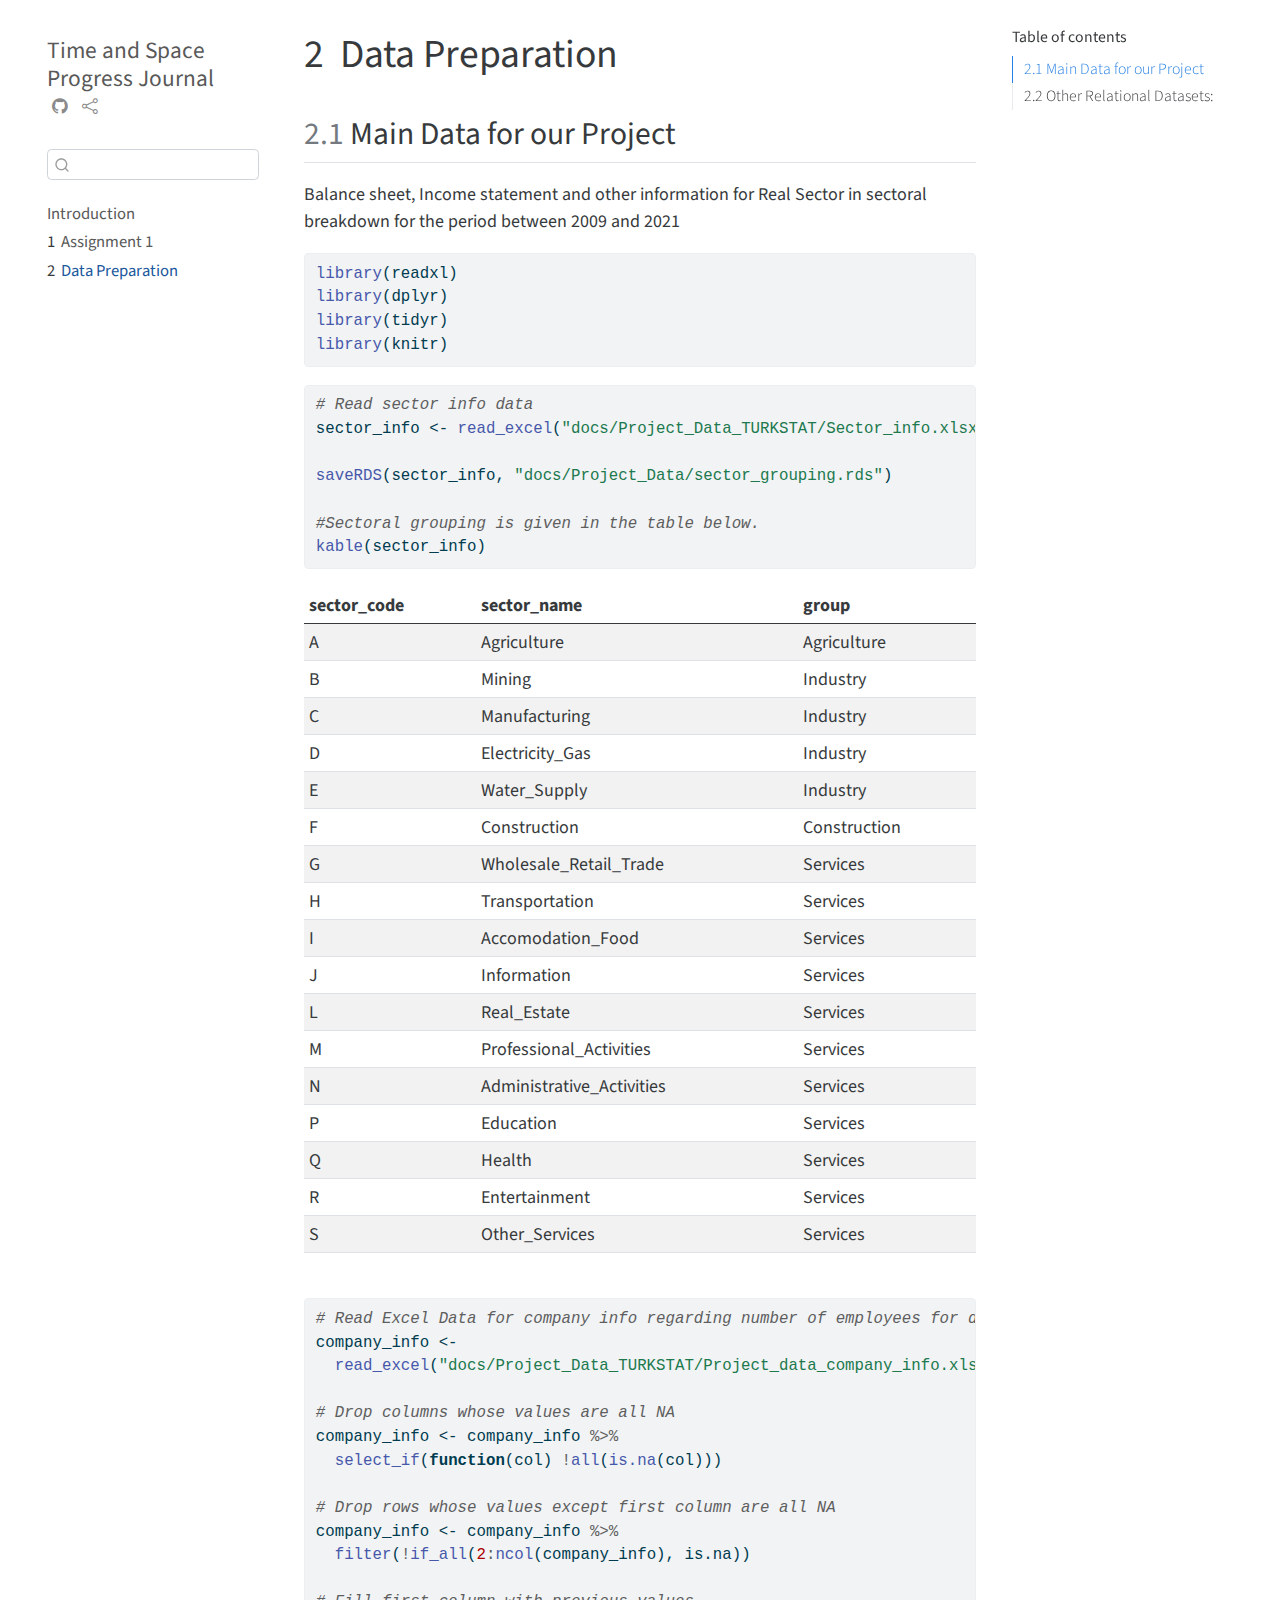
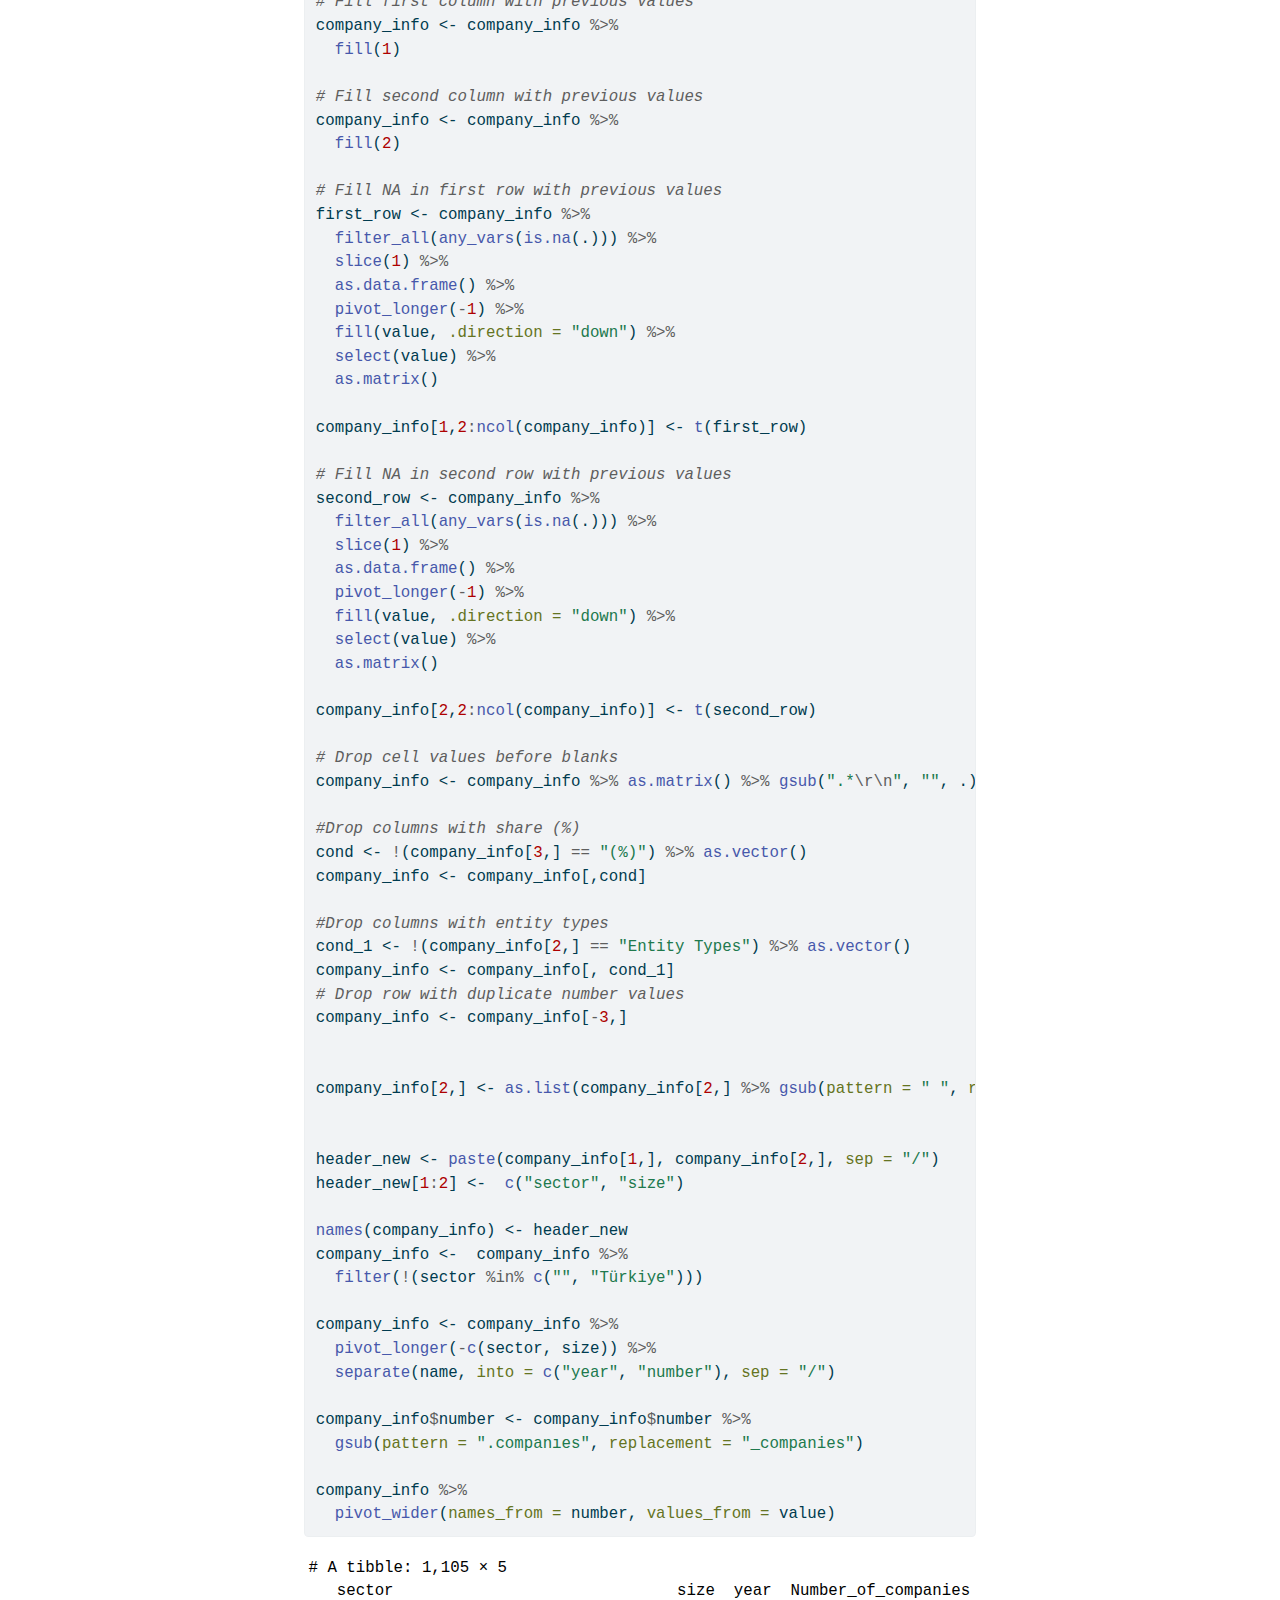
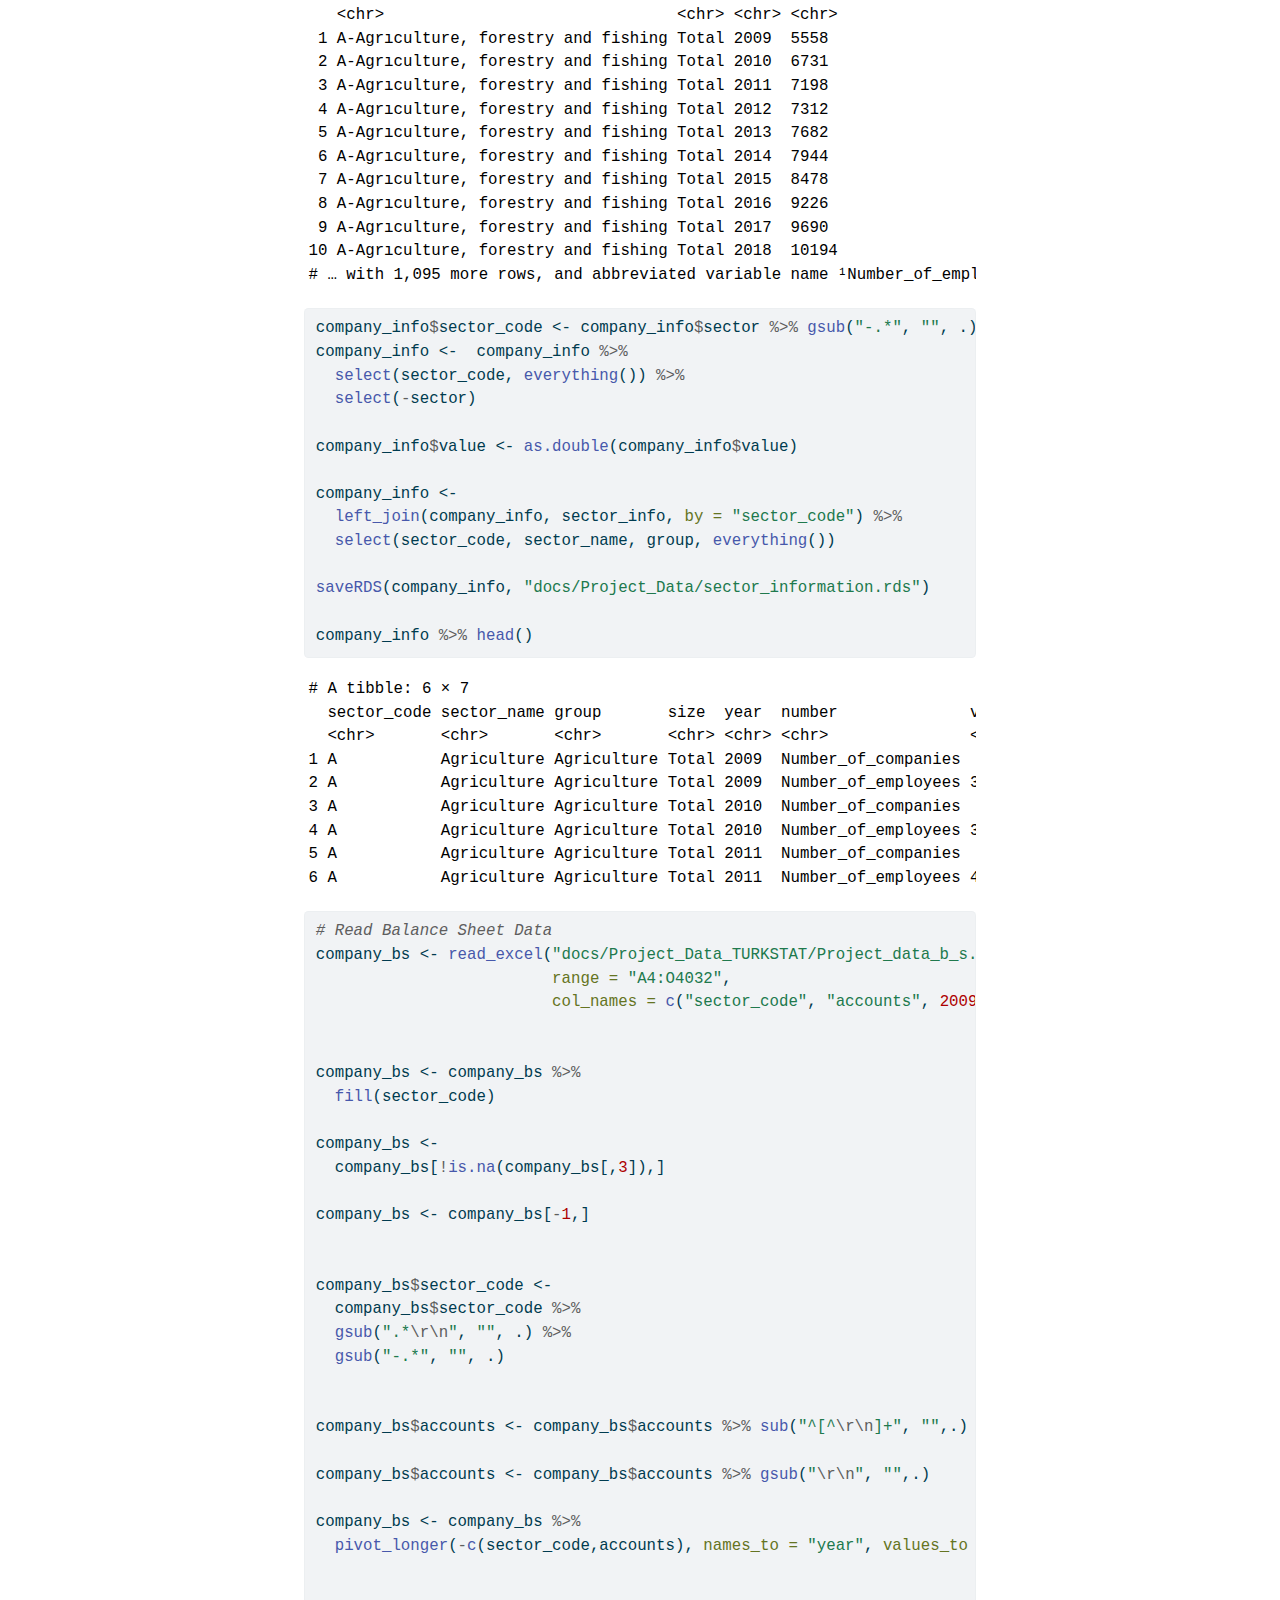
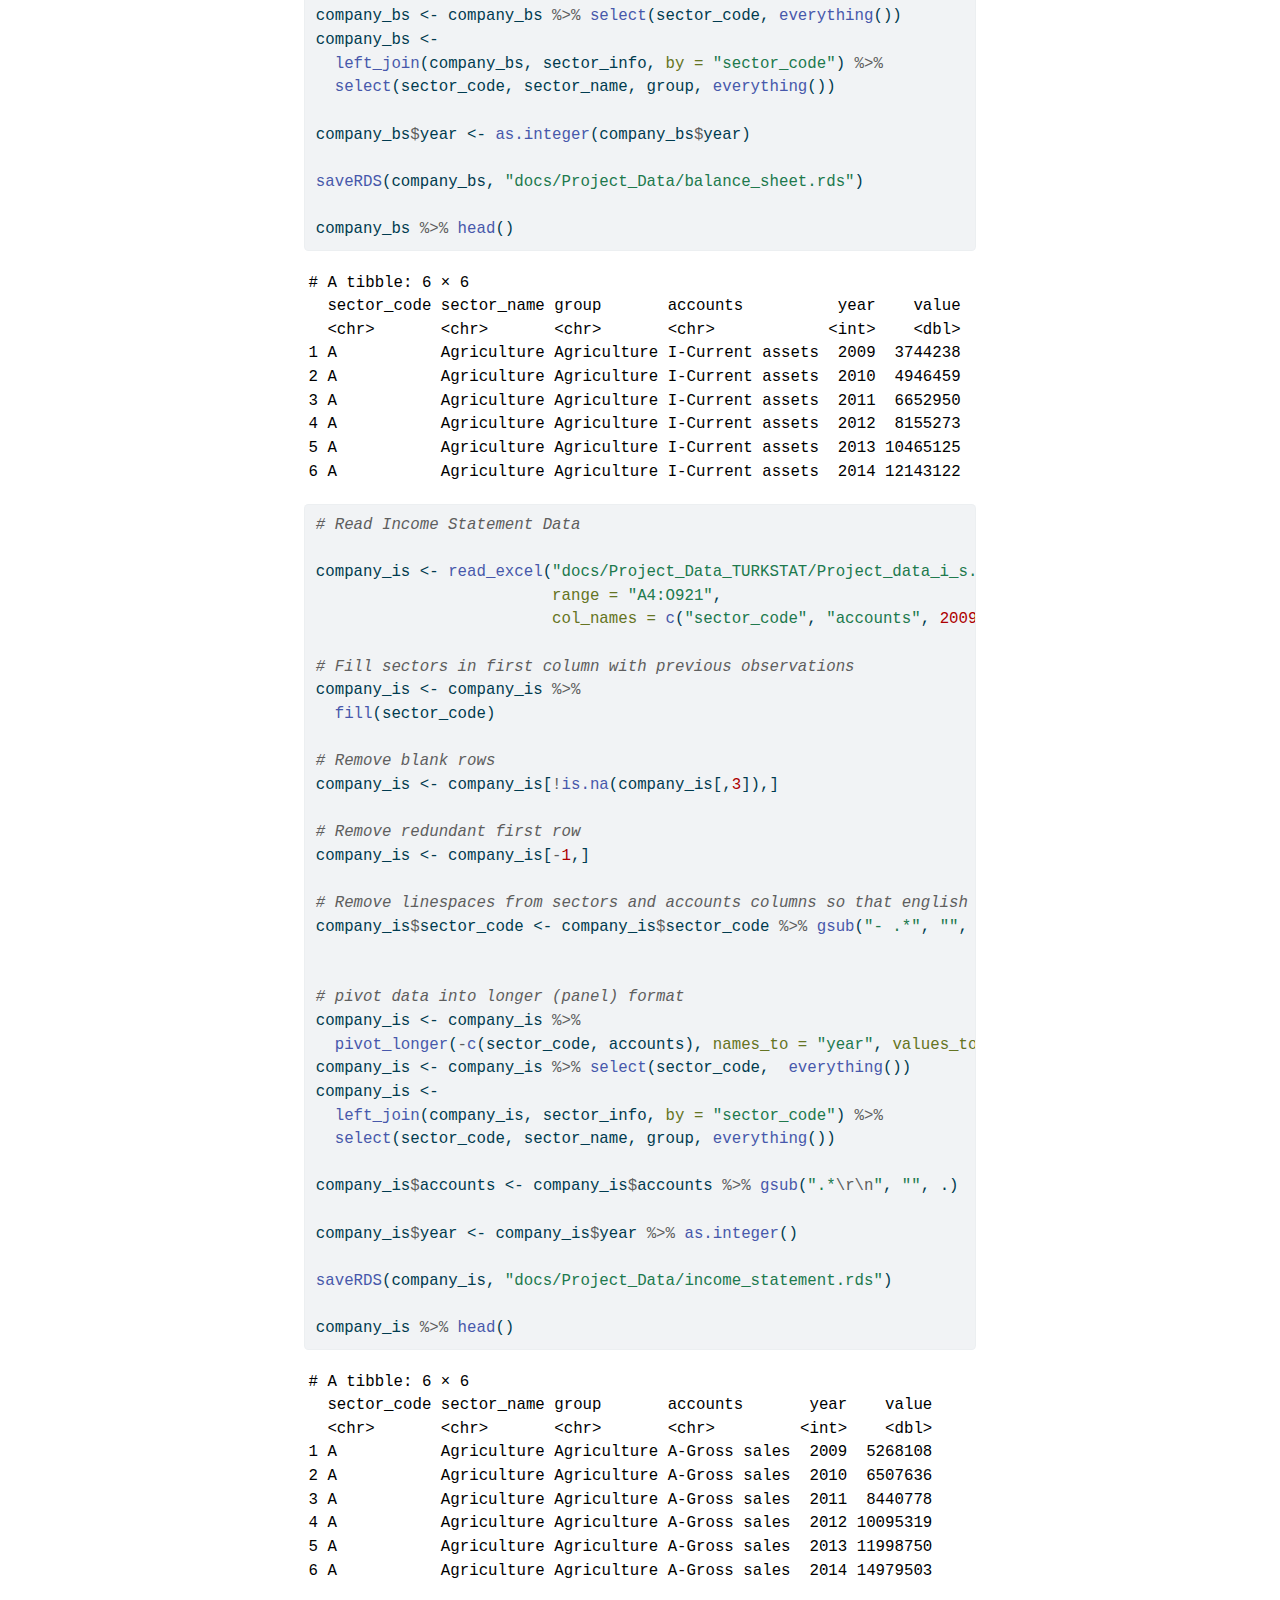
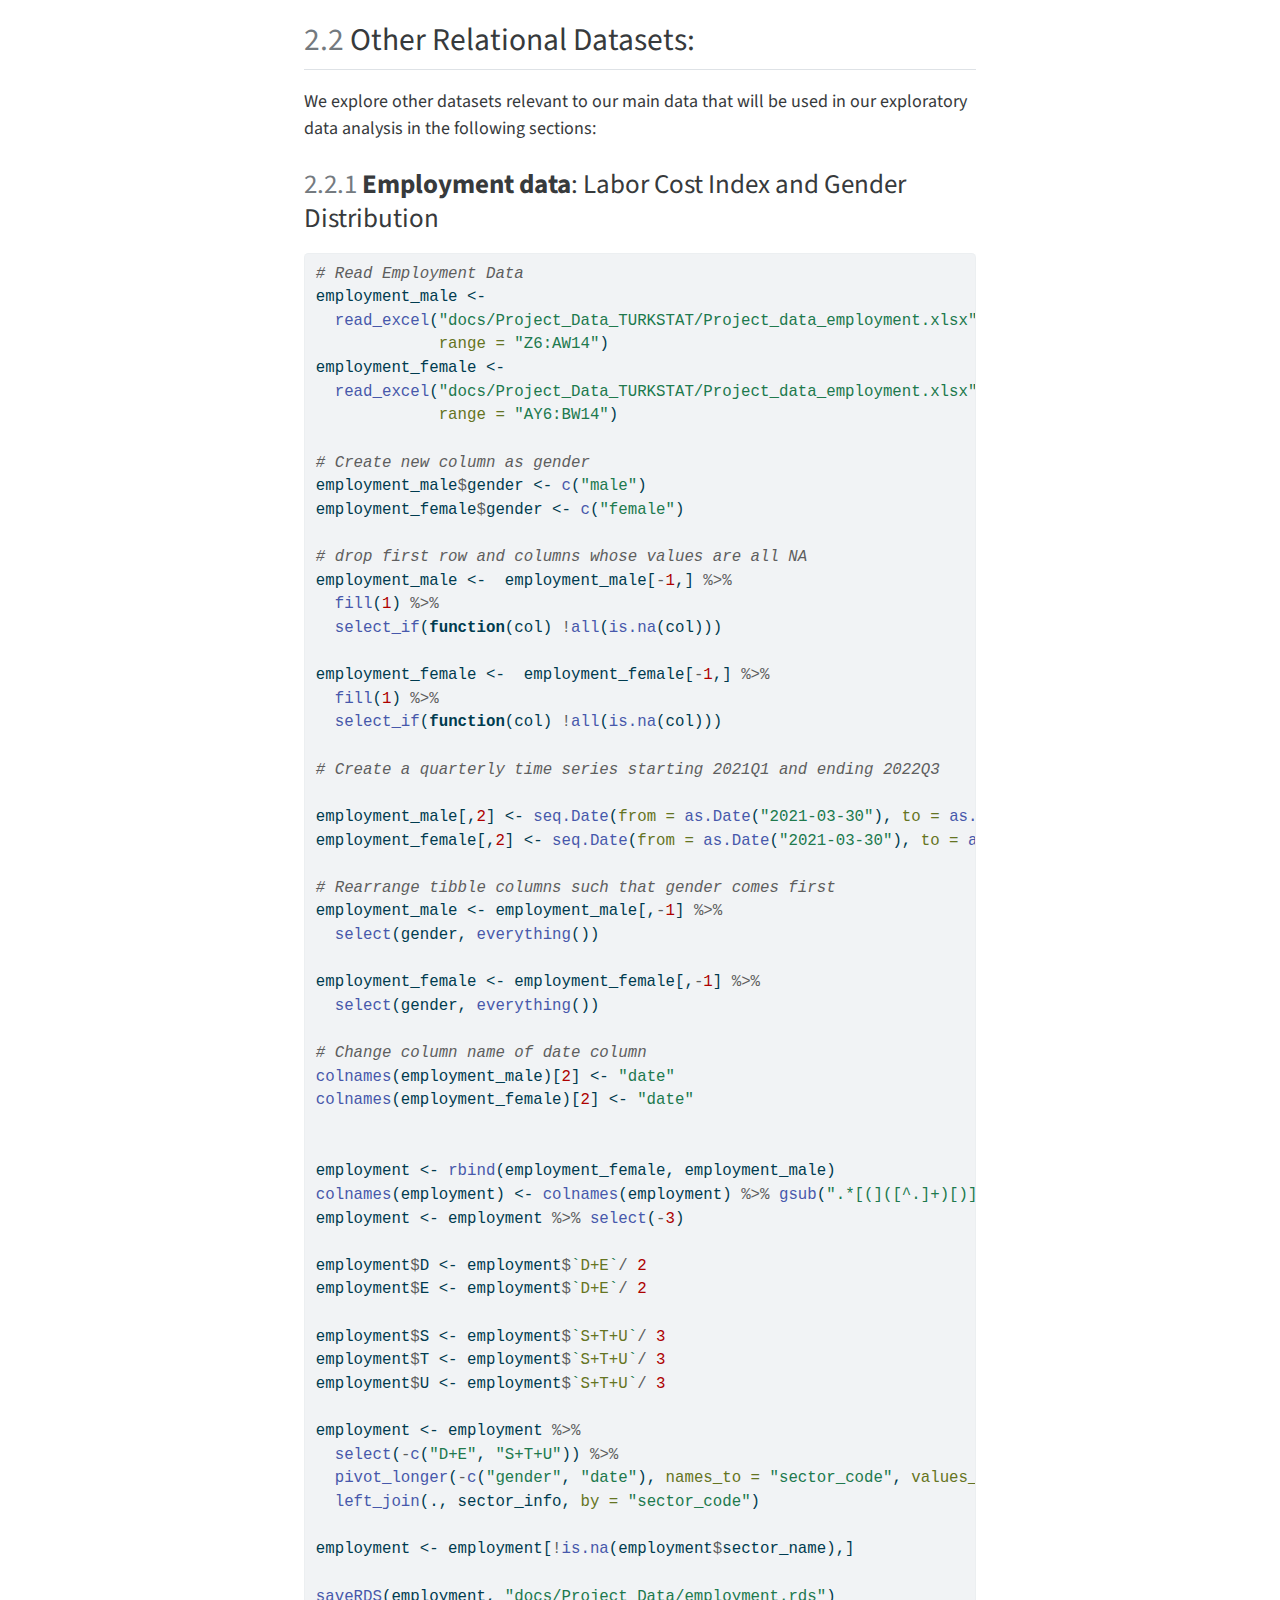
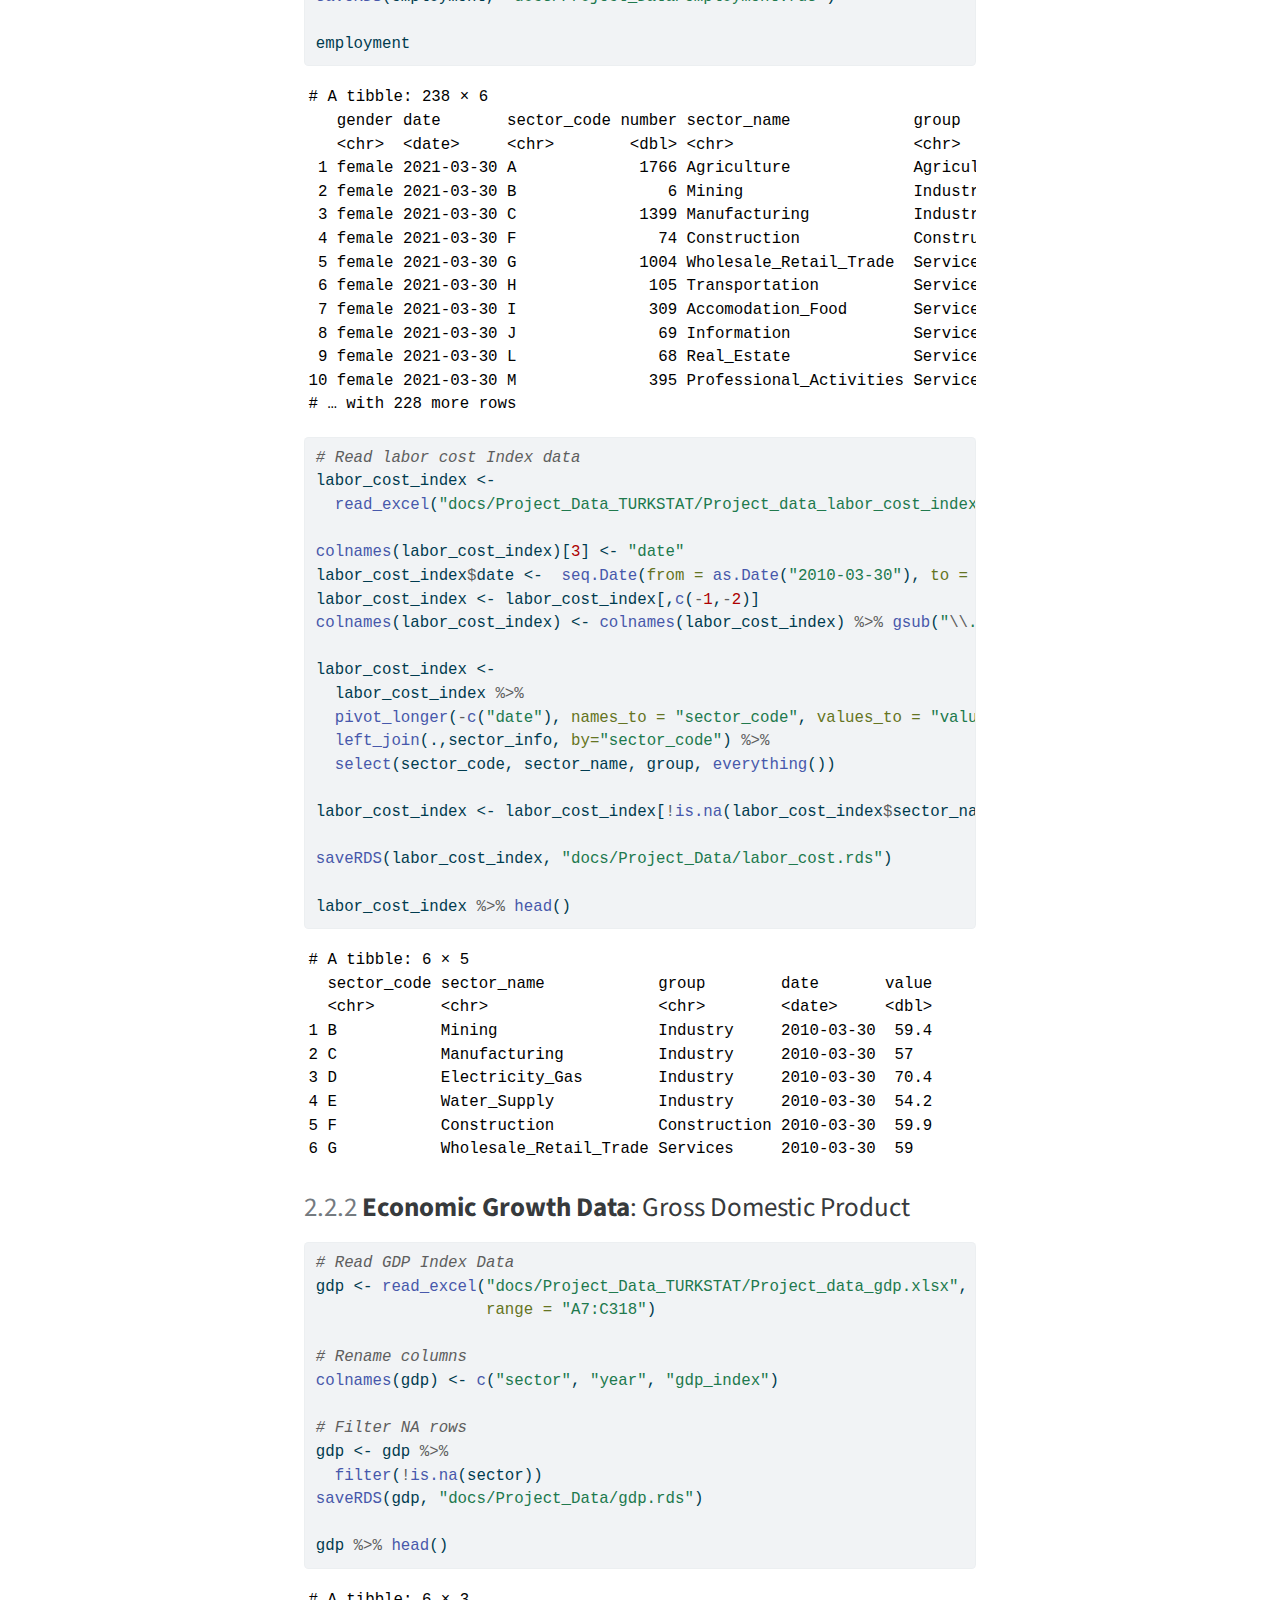
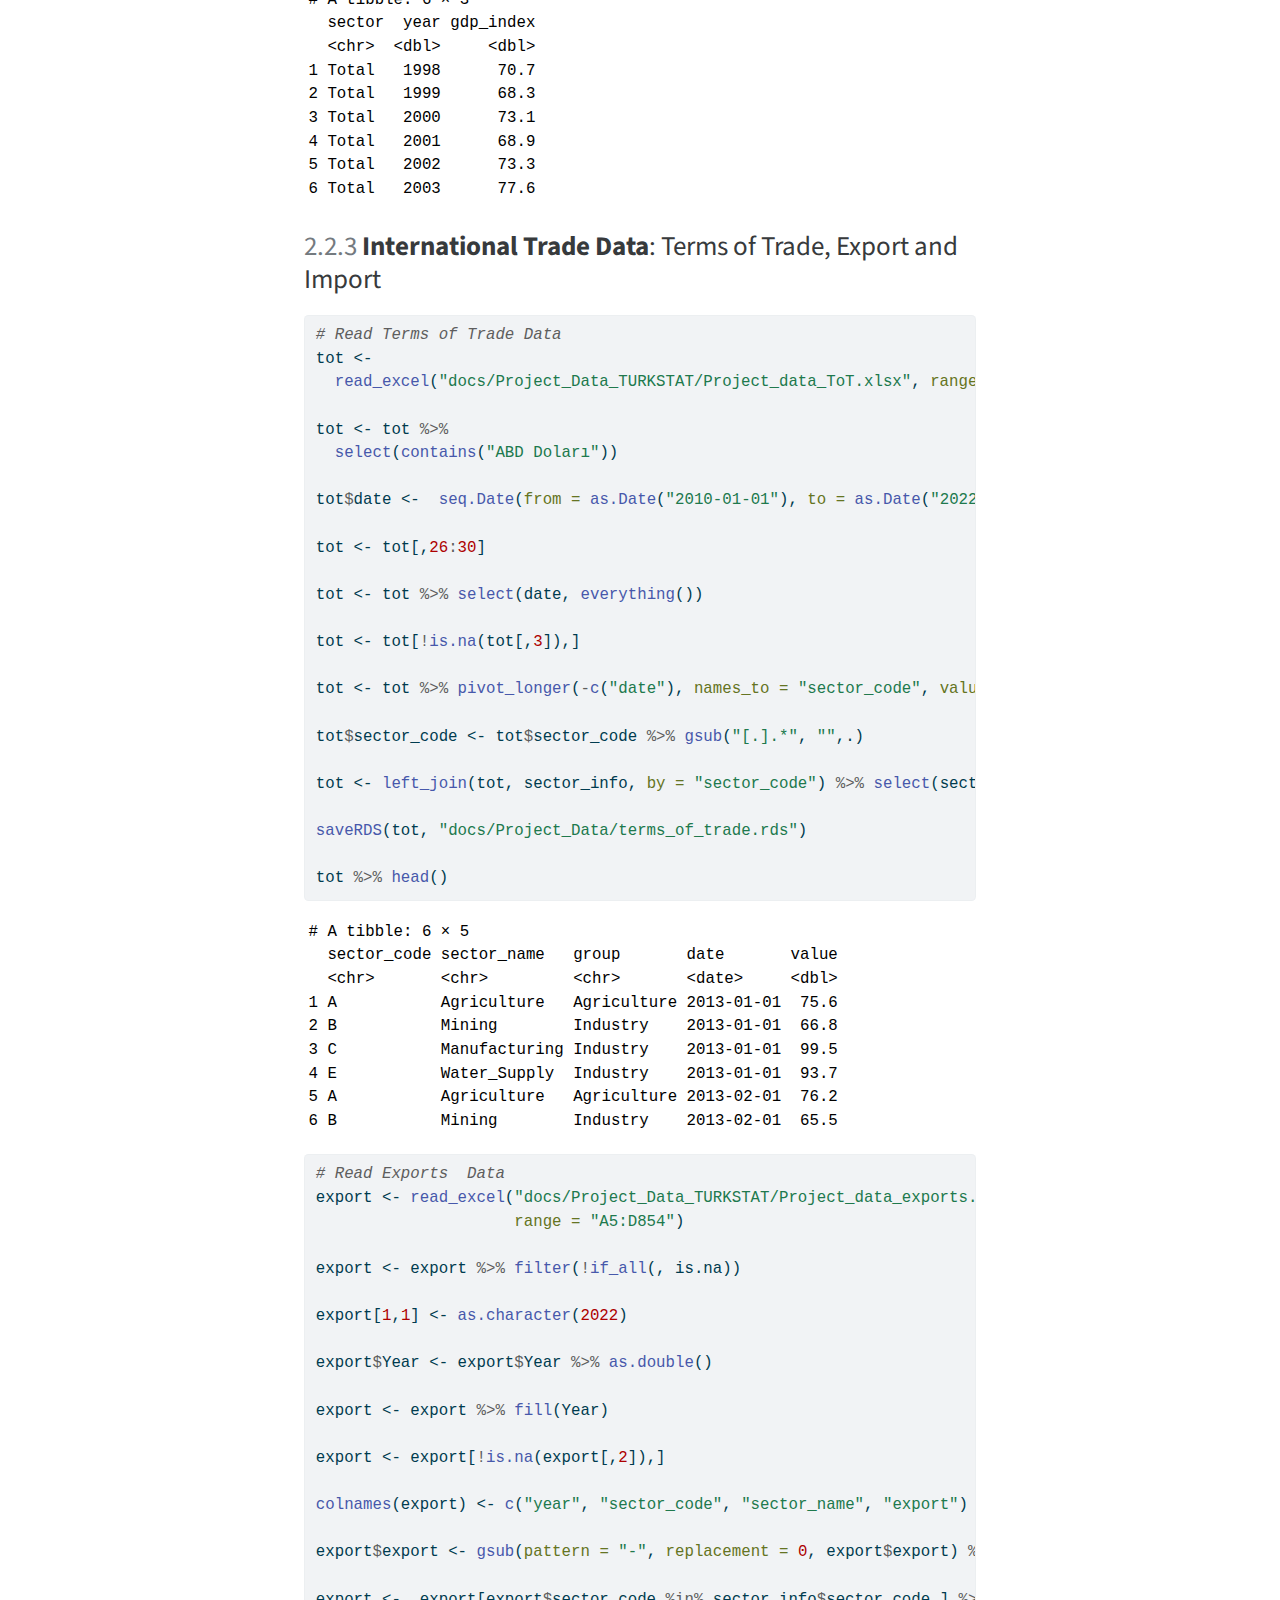
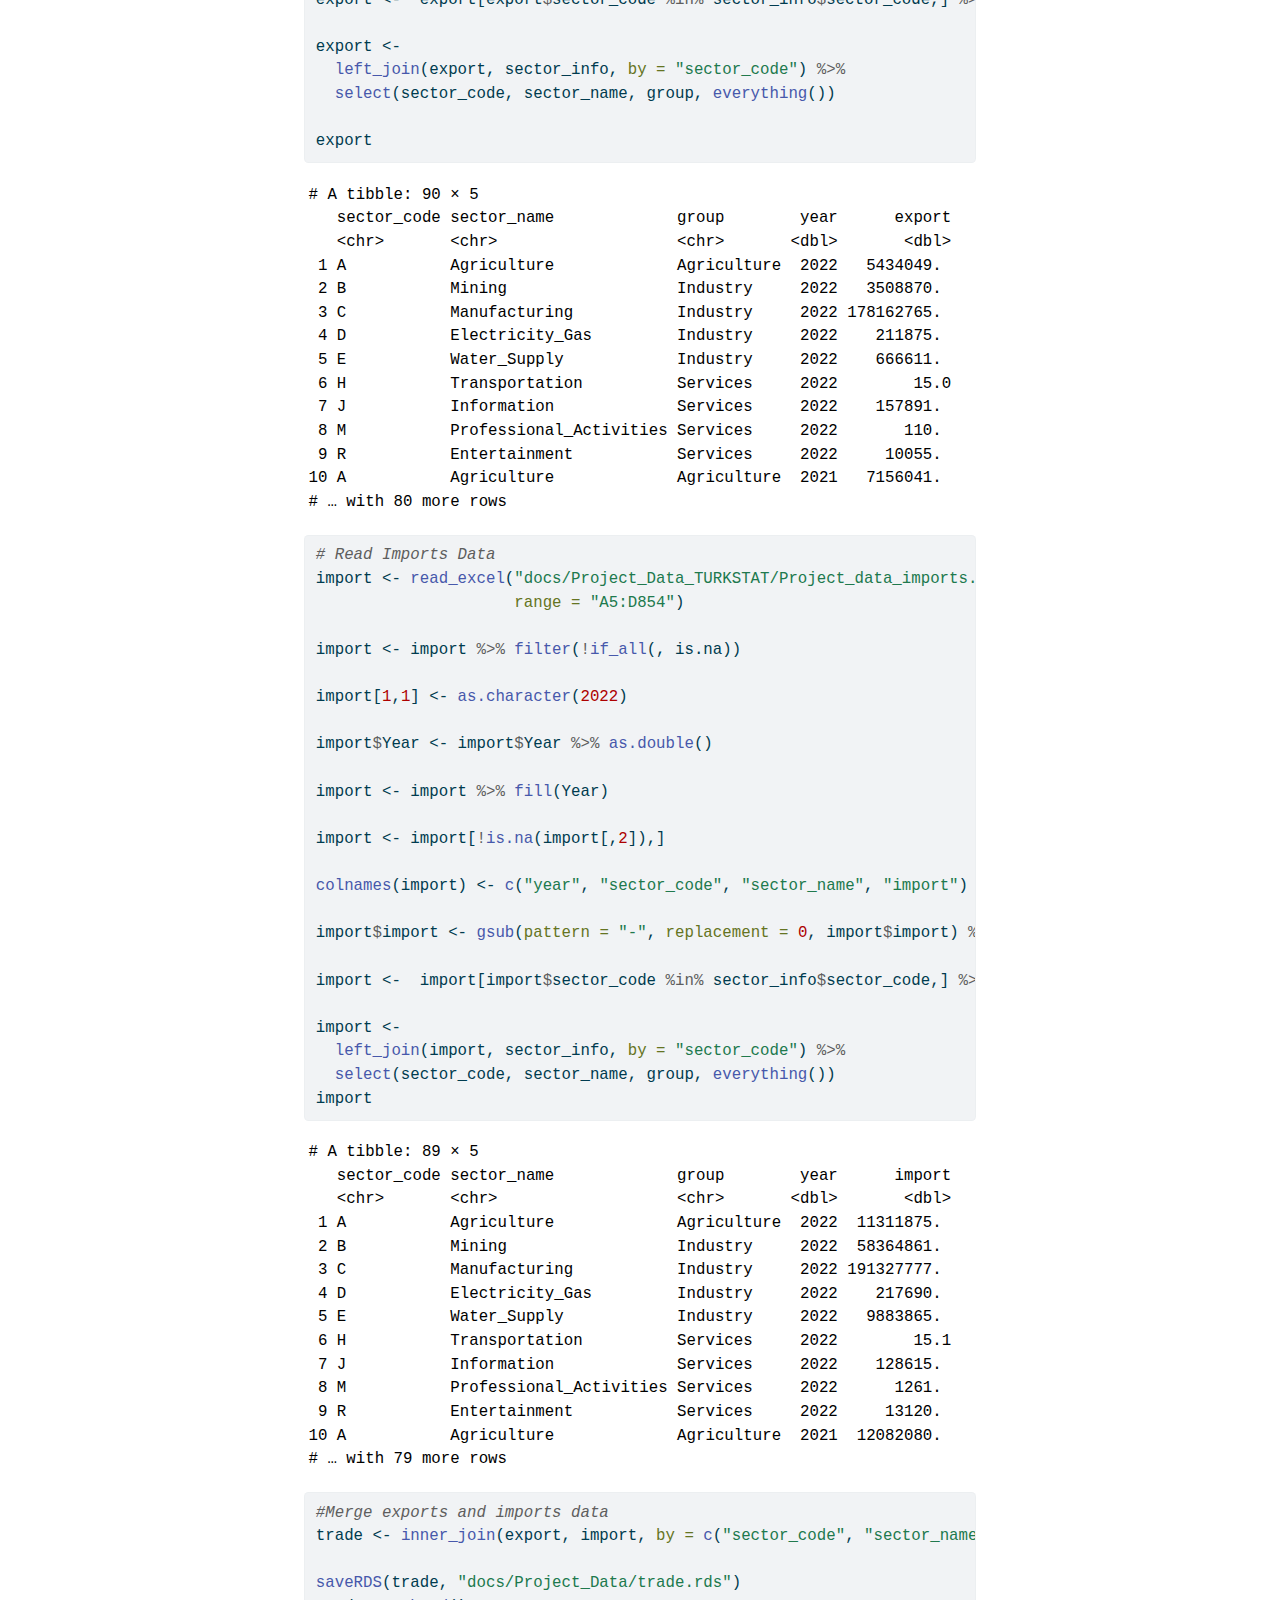
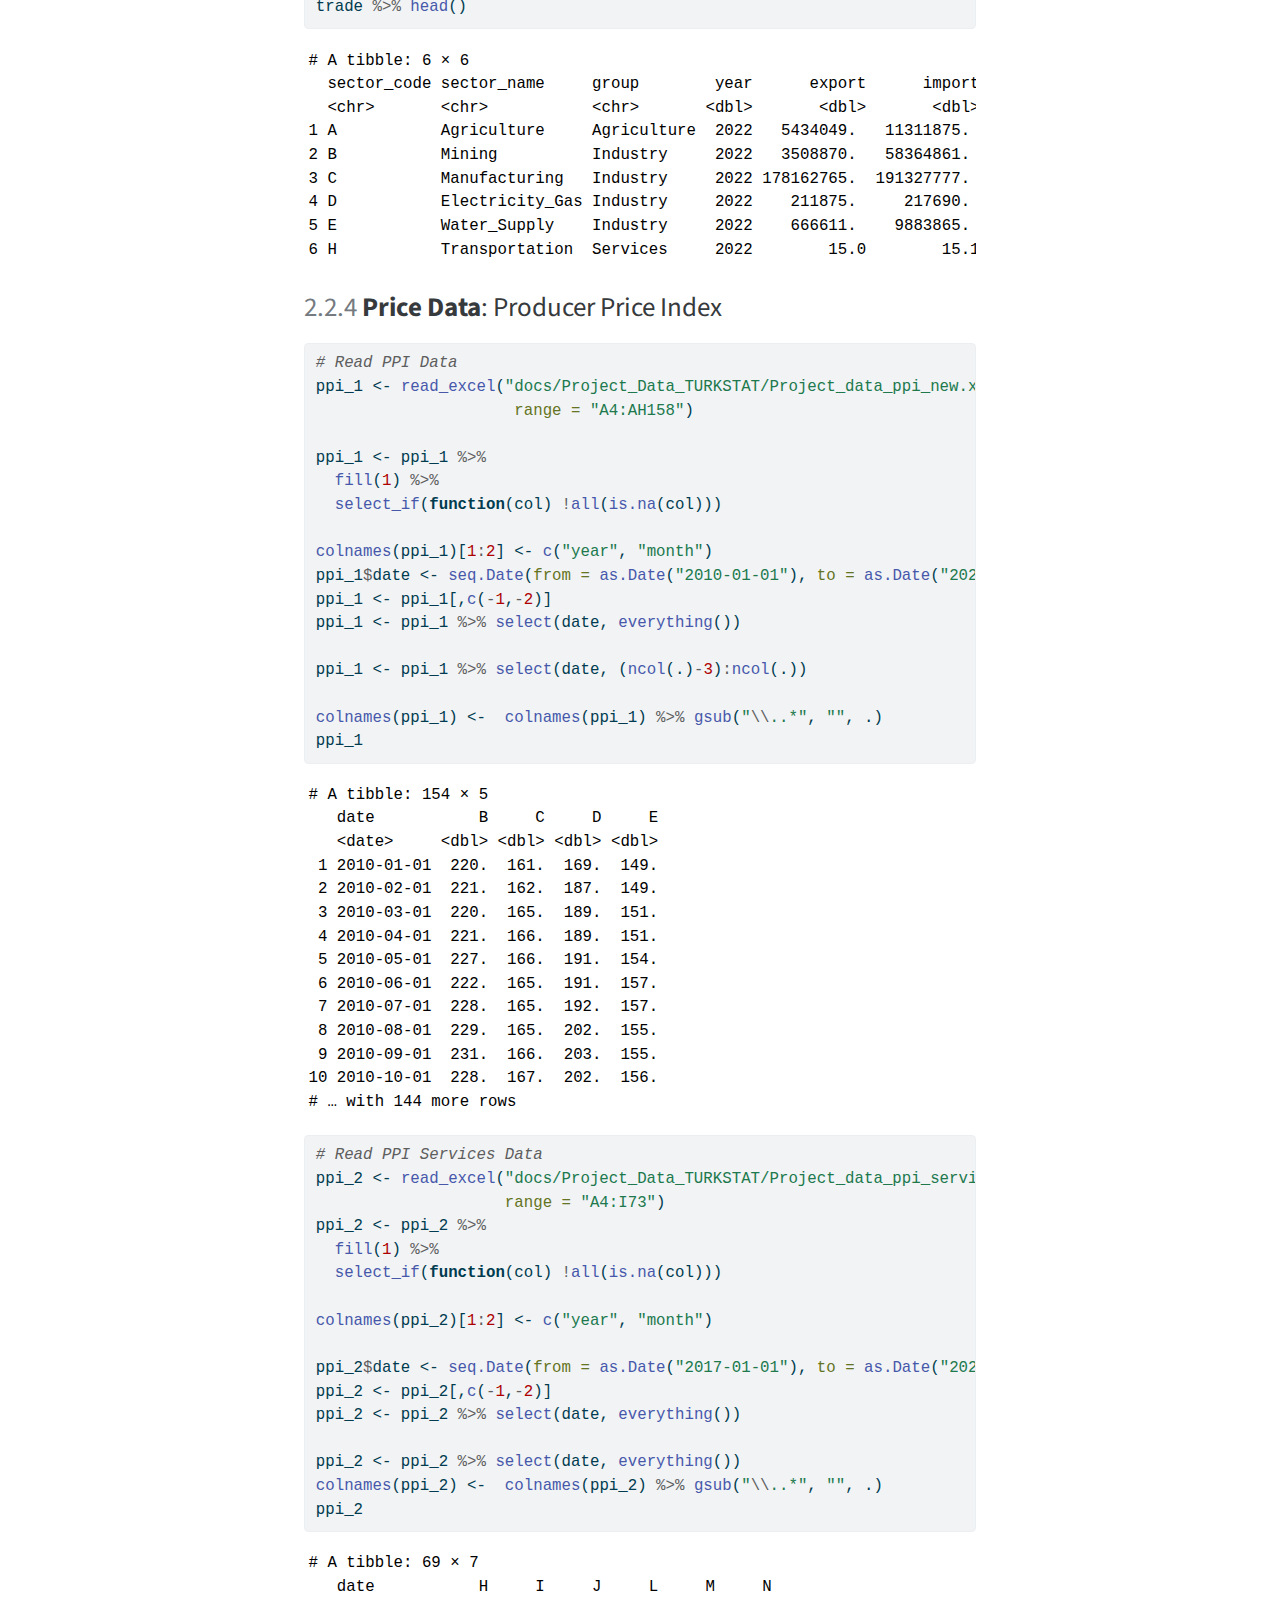
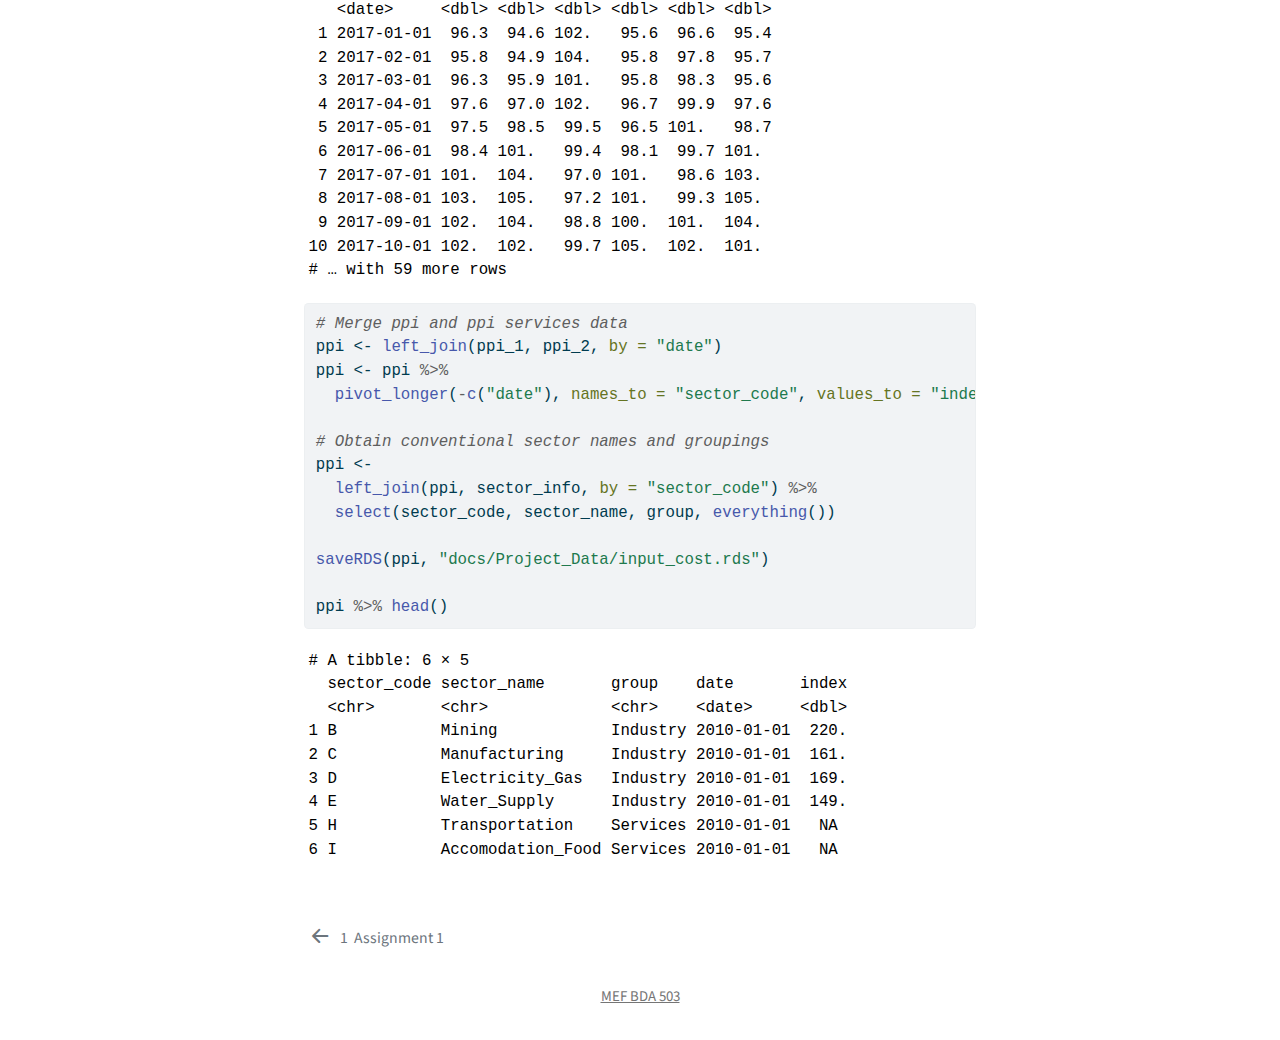
<file: docs/dataprepturkstat.html>
<!DOCTYPE html>
<html xmlns="http://www.w3.org/1999/xhtml" lang="en" xml:lang="en"><head>

<meta charset="utf-8">
<meta name="generator" content="quarto-1.2.247">

<meta name="viewport" content="width=device-width, initial-scale=1.0, user-scalable=yes">


<title>Time and Space Progress Journal - 2&nbsp; Data Preparation</title>
<style>
code{white-space: pre-wrap;}
span.smallcaps{font-variant: small-caps;}
div.columns{display: flex; gap: min(4vw, 1.5em);}
div.column{flex: auto; overflow-x: auto;}
div.hanging-indent{margin-left: 1.5em; text-indent: -1.5em;}
ul.task-list{list-style: none;}
ul.task-list li input[type="checkbox"] {
  width: 0.8em;
  margin: 0 0.8em 0.2em -1.6em;
  vertical-align: middle;
}
pre > code.sourceCode { white-space: pre; position: relative; }
pre > code.sourceCode > span { display: inline-block; line-height: 1.25; }
pre > code.sourceCode > span:empty { height: 1.2em; }
.sourceCode { overflow: visible; }
code.sourceCode > span { color: inherit; text-decoration: inherit; }
div.sourceCode { margin: 1em 0; }
pre.sourceCode { margin: 0; }
@media screen {
div.sourceCode { overflow: auto; }
}
@media print {
pre > code.sourceCode { white-space: pre-wrap; }
pre > code.sourceCode > span { text-indent: -5em; padding-left: 5em; }
}
pre.numberSource code
  { counter-reset: source-line 0; }
pre.numberSource code > span
  { position: relative; left: -4em; counter-increment: source-line; }
pre.numberSource code > span > a:first-child::before
  { content: counter(source-line);
    position: relative; left: -1em; text-align: right; vertical-align: baseline;
    border: none; display: inline-block;
    -webkit-touch-callout: none; -webkit-user-select: none;
    -khtml-user-select: none; -moz-user-select: none;
    -ms-user-select: none; user-select: none;
    padding: 0 4px; width: 4em;
    color: #aaaaaa;
  }
pre.numberSource { margin-left: 3em; border-left: 1px solid #aaaaaa;  padding-left: 4px; }
div.sourceCode
  {   }
@media screen {
pre > code.sourceCode > span > a:first-child::before { text-decoration: underline; }
}
code span.al { color: #ff0000; font-weight: bold; } /* Alert */
code span.an { color: #60a0b0; font-weight: bold; font-style: italic; } /* Annotation */
code span.at { color: #7d9029; } /* Attribute */
code span.bn { color: #40a070; } /* BaseN */
code span.bu { color: #008000; } /* BuiltIn */
code span.cf { color: #007020; font-weight: bold; } /* ControlFlow */
code span.ch { color: #4070a0; } /* Char */
code span.cn { color: #880000; } /* Constant */
code span.co { color: #60a0b0; font-style: italic; } /* Comment */
code span.cv { color: #60a0b0; font-weight: bold; font-style: italic; } /* CommentVar */
code span.do { color: #ba2121; font-style: italic; } /* Documentation */
code span.dt { color: #902000; } /* DataType */
code span.dv { color: #40a070; } /* DecVal */
code span.er { color: #ff0000; font-weight: bold; } /* Error */
code span.ex { } /* Extension */
code span.fl { color: #40a070; } /* Float */
code span.fu { color: #06287e; } /* Function */
code span.im { color: #008000; font-weight: bold; } /* Import */
code span.in { color: #60a0b0; font-weight: bold; font-style: italic; } /* Information */
code span.kw { color: #007020; font-weight: bold; } /* Keyword */
code span.op { color: #666666; } /* Operator */
code span.ot { color: #007020; } /* Other */
code span.pp { color: #bc7a00; } /* Preprocessor */
code span.sc { color: #4070a0; } /* SpecialChar */
code span.ss { color: #bb6688; } /* SpecialString */
code span.st { color: #4070a0; } /* String */
code span.va { color: #19177c; } /* Variable */
code span.vs { color: #4070a0; } /* VerbatimString */
code span.wa { color: #60a0b0; font-weight: bold; font-style: italic; } /* Warning */
</style>


<script src="site_libs/quarto-nav/quarto-nav.js"></script>
<script src="site_libs/quarto-nav/headroom.min.js"></script>
<script src="site_libs/clipboard/clipboard.min.js"></script>
<script src="site_libs/quarto-search/autocomplete.umd.js"></script>
<script src="site_libs/quarto-search/fuse.min.js"></script>
<script src="site_libs/quarto-search/quarto-search.js"></script>
<meta name="quarto:offset" content="./">
<link href="./assignment1.html" rel="prev">
<script src="site_libs/quarto-html/quarto.js"></script>
<script src="site_libs/quarto-html/popper.min.js"></script>
<script src="site_libs/quarto-html/tippy.umd.min.js"></script>
<script src="site_libs/quarto-html/anchor.min.js"></script>
<link href="site_libs/quarto-html/tippy.css" rel="stylesheet">
<link href="site_libs/quarto-html/quarto-syntax-highlighting.css" rel="stylesheet" id="quarto-text-highlighting-styles">
<script src="site_libs/bootstrap/bootstrap.min.js"></script>
<link href="site_libs/bootstrap/bootstrap-icons.css" rel="stylesheet">
<link href="site_libs/bootstrap/bootstrap.min.css" rel="stylesheet" id="quarto-bootstrap" data-mode="light">
<script id="quarto-search-options" type="application/json">{
  "location": "sidebar",
  "copy-button": false,
  "collapse-after": 3,
  "panel-placement": "start",
  "type": "textbox",
  "limit": 20,
  "language": {
    "search-no-results-text": "No results",
    "search-matching-documents-text": "matching documents",
    "search-copy-link-title": "Copy link to search",
    "search-hide-matches-text": "Hide additional matches",
    "search-more-match-text": "more match in this document",
    "search-more-matches-text": "more matches in this document",
    "search-clear-button-title": "Clear",
    "search-detached-cancel-button-title": "Cancel",
    "search-submit-button-title": "Submit"
  }
}</script>


</head>

<body class="nav-sidebar floating">

<div id="quarto-search-results"></div>
  <header id="quarto-header" class="headroom fixed-top">
  <nav class="quarto-secondary-nav" data-bs-toggle="collapse" data-bs-target="#quarto-sidebar" aria-controls="quarto-sidebar" aria-expanded="false" aria-label="Toggle sidebar navigation" onclick="if (window.quartoToggleHeadroom) { window.quartoToggleHeadroom(); }">
    <div class="container-fluid d-flex justify-content-between">
      <h1 class="quarto-secondary-nav-title"><span class="chapter-number">2</span>&nbsp; <span class="chapter-title">Data Preparation</span></h1>
      <button type="button" class="quarto-btn-toggle btn" aria-label="Show secondary navigation">
        <i class="bi bi-chevron-right"></i>
      </button>
    </div>
  </nav>
</header>
<!-- content -->
<div id="quarto-content" class="quarto-container page-columns page-rows-contents page-layout-article">
<!-- sidebar -->
  <nav id="quarto-sidebar" class="sidebar collapse sidebar-navigation floating overflow-auto">
    <div class="pt-lg-2 mt-2 text-left sidebar-header">
    <div class="sidebar-title mb-0 py-0">
      <a href="./">Time and Space Progress Journal</a> 
        <div class="sidebar-tools-main">
    <a href="https://github.com/pjournal/gh-pages-quarto-template" title="Source Code" class="sidebar-tool px-1"><i class="bi bi-github"></i></a>
    <a href="" title="Share" id="sidebar-tool-dropdown-0" class="sidebar-tool dropdown-toggle px-1" data-bs-toggle="dropdown" aria-expanded="false"><i class="bi bi-share"></i></a>
    <ul class="dropdown-menu" aria-labelledby="sidebar-tool-dropdown-0">
        <li>
          <a class="dropdown-item sidebar-tools-main-item" href="https://twitter.com/intent/tweet?url=|url|">
            <i class="bi bi-bi-twitter pe-1"></i>
          Twitter
          </a>
        </li>
        <li>
          <a class="dropdown-item sidebar-tools-main-item" href="https://www.facebook.com/sharer/sharer.php?u=|url|">
            <i class="bi bi-bi-facebook pe-1"></i>
          Facebook
          </a>
        </li>
    </ul>
</div>
    </div>
      </div>
      <div class="mt-2 flex-shrink-0 align-items-center">
        <div class="sidebar-search">
        <div id="quarto-search" class="" title="Search"></div>
        </div>
      </div>
    <div class="sidebar-menu-container"> 
    <ul class="list-unstyled mt-1">
        <li class="sidebar-item">
  <div class="sidebar-item-container"> 
  <a href="./index.html" class="sidebar-item-text sidebar-link">Introduction</a>
  </div>
</li>
        <li class="sidebar-item">
  <div class="sidebar-item-container"> 
  <a href="./assignment1.html" class="sidebar-item-text sidebar-link"><span class="chapter-number">1</span>&nbsp; <span class="chapter-title">Assignment 1</span></a>
  </div>
</li>
        <li class="sidebar-item">
  <div class="sidebar-item-container"> 
  <a href="./dataprepturkstat.html" class="sidebar-item-text sidebar-link active"><span class="chapter-number">2</span>&nbsp; <span class="chapter-title">Data Preparation</span></a>
  </div>
</li>
    </ul>
    </div>
</nav>
<!-- margin-sidebar -->
    <div id="quarto-margin-sidebar" class="sidebar margin-sidebar">
        <nav id="TOC" role="doc-toc" class="toc-active">
    <h2 id="toc-title">Table of contents</h2>
   
  <ul>
  <li><a href="#main-data-for-our-project" id="toc-main-data-for-our-project" class="nav-link active" data-scroll-target="#main-data-for-our-project"><span class="toc-section-number">2.1</span>  Main Data for our Project</a></li>
  <li><a href="#other-relational-datasets" id="toc-other-relational-datasets" class="nav-link" data-scroll-target="#other-relational-datasets"><span class="toc-section-number">2.2</span>  Other Relational Datasets:</a>
  <ul class="collapse">
  <li><a href="#employment-data-labor-cost-index-and-gender-distribution" id="toc-employment-data-labor-cost-index-and-gender-distribution" class="nav-link" data-scroll-target="#employment-data-labor-cost-index-and-gender-distribution"><span class="toc-section-number">2.2.1</span>  <strong>Employment data</strong>: Labor Cost Index and Gender Distribution</a></li>
  <li><a href="#economic-growth-data-gross-domestic-product" id="toc-economic-growth-data-gross-domestic-product" class="nav-link" data-scroll-target="#economic-growth-data-gross-domestic-product"><span class="toc-section-number">2.2.2</span>  <strong>Economic Growth Data</strong>: Gross Domestic Product</a></li>
  <li><a href="#international-trade-data-terms-of-trade-export-and-import" id="toc-international-trade-data-terms-of-trade-export-and-import" class="nav-link" data-scroll-target="#international-trade-data-terms-of-trade-export-and-import"><span class="toc-section-number">2.2.3</span>  <strong>International Trade Data</strong>: Terms of Trade, Export and Import</a></li>
  <li><a href="#price-data-producer-price-index" id="toc-price-data-producer-price-index" class="nav-link" data-scroll-target="#price-data-producer-price-index"><span class="toc-section-number">2.2.4</span>  <strong>Price Data</strong>: Producer Price Index</a></li>
  </ul></li>
  </ul>
</nav>
    </div>
<!-- main -->
<main class="content" id="quarto-document-content">

<header id="title-block-header" class="quarto-title-block default">
<div class="quarto-title">
<h1 class="title d-none d-lg-block"><span class="chapter-number">2</span>&nbsp; <span class="chapter-title">Data Preparation</span></h1>
</div>



<div class="quarto-title-meta">

    
  
    
  </div>
  

</header>

<section id="main-data-for-our-project" class="level2" data-number="2.1">
<h2 data-number="2.1" class="anchored" data-anchor-id="main-data-for-our-project"><span class="header-section-number">2.1</span> Main Data for our Project</h2>
<p>Balance sheet, Income statement and other information for Real Sector in sectoral breakdown for the period between 2009 and 2021</p>
<div class="cell">
<div class="sourceCode cell-code" id="cb1"><pre class="sourceCode r code-with-copy"><code class="sourceCode r"><span id="cb1-1"><a href="#cb1-1" aria-hidden="true" tabindex="-1"></a><span class="fu">library</span>(readxl)</span>
<span id="cb1-2"><a href="#cb1-2" aria-hidden="true" tabindex="-1"></a><span class="fu">library</span>(dplyr)</span>
<span id="cb1-3"><a href="#cb1-3" aria-hidden="true" tabindex="-1"></a><span class="fu">library</span>(tidyr)</span>
<span id="cb1-4"><a href="#cb1-4" aria-hidden="true" tabindex="-1"></a><span class="fu">library</span>(knitr)</span></code><button title="Copy to Clipboard" class="code-copy-button"><i class="bi"></i></button></pre></div>
</div>
<div class="cell">
<div class="sourceCode cell-code" id="cb2"><pre class="sourceCode r code-with-copy"><code class="sourceCode r"><span id="cb2-1"><a href="#cb2-1" aria-hidden="true" tabindex="-1"></a><span class="co"># Read sector info data</span></span>
<span id="cb2-2"><a href="#cb2-2" aria-hidden="true" tabindex="-1"></a>sector_info <span class="ot">&lt;-</span> <span class="fu">read_excel</span>(<span class="st">"docs/Project_Data_TURKSTAT/Sector_info.xlsx"</span>)</span>
<span id="cb2-3"><a href="#cb2-3" aria-hidden="true" tabindex="-1"></a></span>
<span id="cb2-4"><a href="#cb2-4" aria-hidden="true" tabindex="-1"></a><span class="fu">saveRDS</span>(sector_info, <span class="st">"docs/Project_Data/sector_grouping.rds"</span>)</span>
<span id="cb2-5"><a href="#cb2-5" aria-hidden="true" tabindex="-1"></a></span>
<span id="cb2-6"><a href="#cb2-6" aria-hidden="true" tabindex="-1"></a><span class="co">#Sectoral grouping is given in the table below.</span></span>
<span id="cb2-7"><a href="#cb2-7" aria-hidden="true" tabindex="-1"></a><span class="fu">kable</span>(sector_info)</span></code><button title="Copy to Clipboard" class="code-copy-button"><i class="bi"></i></button></pre></div>
<div class="cell-output-display">
<table class="table table-sm table-striped">
<thead>
<tr class="header">
<th style="text-align: left;">sector_code</th>
<th style="text-align: left;">sector_name</th>
<th style="text-align: left;">group</th>
</tr>
</thead>
<tbody>
<tr class="odd">
<td style="text-align: left;">A</td>
<td style="text-align: left;">Agriculture</td>
<td style="text-align: left;">Agriculture</td>
</tr>
<tr class="even">
<td style="text-align: left;">B</td>
<td style="text-align: left;">Mining</td>
<td style="text-align: left;">Industry</td>
</tr>
<tr class="odd">
<td style="text-align: left;">C</td>
<td style="text-align: left;">Manufacturing</td>
<td style="text-align: left;">Industry</td>
</tr>
<tr class="even">
<td style="text-align: left;">D</td>
<td style="text-align: left;">Electricity_Gas</td>
<td style="text-align: left;">Industry</td>
</tr>
<tr class="odd">
<td style="text-align: left;">E</td>
<td style="text-align: left;">Water_Supply</td>
<td style="text-align: left;">Industry</td>
</tr>
<tr class="even">
<td style="text-align: left;">F</td>
<td style="text-align: left;">Construction</td>
<td style="text-align: left;">Construction</td>
</tr>
<tr class="odd">
<td style="text-align: left;">G</td>
<td style="text-align: left;">Wholesale_Retail_Trade</td>
<td style="text-align: left;">Services</td>
</tr>
<tr class="even">
<td style="text-align: left;">H</td>
<td style="text-align: left;">Transportation</td>
<td style="text-align: left;">Services</td>
</tr>
<tr class="odd">
<td style="text-align: left;">I</td>
<td style="text-align: left;">Accomodation_Food</td>
<td style="text-align: left;">Services</td>
</tr>
<tr class="even">
<td style="text-align: left;">J</td>
<td style="text-align: left;">Information</td>
<td style="text-align: left;">Services</td>
</tr>
<tr class="odd">
<td style="text-align: left;">L</td>
<td style="text-align: left;">Real_Estate</td>
<td style="text-align: left;">Services</td>
</tr>
<tr class="even">
<td style="text-align: left;">M</td>
<td style="text-align: left;">Professional_Activities</td>
<td style="text-align: left;">Services</td>
</tr>
<tr class="odd">
<td style="text-align: left;">N</td>
<td style="text-align: left;">Administrative_Activities</td>
<td style="text-align: left;">Services</td>
</tr>
<tr class="even">
<td style="text-align: left;">P</td>
<td style="text-align: left;">Education</td>
<td style="text-align: left;">Services</td>
</tr>
<tr class="odd">
<td style="text-align: left;">Q</td>
<td style="text-align: left;">Health</td>
<td style="text-align: left;">Services</td>
</tr>
<tr class="even">
<td style="text-align: left;">R</td>
<td style="text-align: left;">Entertainment</td>
<td style="text-align: left;">Services</td>
</tr>
<tr class="odd">
<td style="text-align: left;">S</td>
<td style="text-align: left;">Other_Services</td>
<td style="text-align: left;">Services</td>
</tr>
</tbody>
</table>
</div>
<div class="sourceCode cell-code" id="cb3"><pre class="sourceCode r code-with-copy"><code class="sourceCode r"><span id="cb3-1"><a href="#cb3-1" aria-hidden="true" tabindex="-1"></a><span class="co"># Read Excel Data for company info regarding number of employees for different company sizes.</span></span>
<span id="cb3-2"><a href="#cb3-2" aria-hidden="true" tabindex="-1"></a>company_info <span class="ot">&lt;-</span> </span>
<span id="cb3-3"><a href="#cb3-3" aria-hidden="true" tabindex="-1"></a>  <span class="fu">read_excel</span>(<span class="st">"docs/Project_Data_TURKSTAT/Project_data_company_info.xlsx"</span>)</span>
<span id="cb3-4"><a href="#cb3-4" aria-hidden="true" tabindex="-1"></a></span>
<span id="cb3-5"><a href="#cb3-5" aria-hidden="true" tabindex="-1"></a><span class="co"># Drop columns whose values are all NA</span></span>
<span id="cb3-6"><a href="#cb3-6" aria-hidden="true" tabindex="-1"></a>company_info <span class="ot">&lt;-</span> company_info <span class="sc">%&gt;%</span> </span>
<span id="cb3-7"><a href="#cb3-7" aria-hidden="true" tabindex="-1"></a>  <span class="fu">select_if</span>(<span class="cf">function</span>(col) <span class="sc">!</span><span class="fu">all</span>(<span class="fu">is.na</span>(col)))</span>
<span id="cb3-8"><a href="#cb3-8" aria-hidden="true" tabindex="-1"></a></span>
<span id="cb3-9"><a href="#cb3-9" aria-hidden="true" tabindex="-1"></a><span class="co"># Drop rows whose values except first column are all NA</span></span>
<span id="cb3-10"><a href="#cb3-10" aria-hidden="true" tabindex="-1"></a>company_info <span class="ot">&lt;-</span> company_info <span class="sc">%&gt;%</span> </span>
<span id="cb3-11"><a href="#cb3-11" aria-hidden="true" tabindex="-1"></a>  <span class="fu">filter</span>(<span class="sc">!</span><span class="fu">if_all</span>(<span class="dv">2</span><span class="sc">:</span><span class="fu">ncol</span>(company_info), is.na))</span>
<span id="cb3-12"><a href="#cb3-12" aria-hidden="true" tabindex="-1"></a></span>
<span id="cb3-13"><a href="#cb3-13" aria-hidden="true" tabindex="-1"></a><span class="co"># Fill first column with previous values</span></span>
<span id="cb3-14"><a href="#cb3-14" aria-hidden="true" tabindex="-1"></a>company_info <span class="ot">&lt;-</span> company_info <span class="sc">%&gt;%</span> </span>
<span id="cb3-15"><a href="#cb3-15" aria-hidden="true" tabindex="-1"></a>  <span class="fu">fill</span>(<span class="dv">1</span>) </span>
<span id="cb3-16"><a href="#cb3-16" aria-hidden="true" tabindex="-1"></a></span>
<span id="cb3-17"><a href="#cb3-17" aria-hidden="true" tabindex="-1"></a><span class="co"># Fill second column with previous values</span></span>
<span id="cb3-18"><a href="#cb3-18" aria-hidden="true" tabindex="-1"></a>company_info <span class="ot">&lt;-</span> company_info <span class="sc">%&gt;%</span> </span>
<span id="cb3-19"><a href="#cb3-19" aria-hidden="true" tabindex="-1"></a>  <span class="fu">fill</span>(<span class="dv">2</span>)</span>
<span id="cb3-20"><a href="#cb3-20" aria-hidden="true" tabindex="-1"></a></span>
<span id="cb3-21"><a href="#cb3-21" aria-hidden="true" tabindex="-1"></a><span class="co"># Fill NA in first row with previous values</span></span>
<span id="cb3-22"><a href="#cb3-22" aria-hidden="true" tabindex="-1"></a>first_row <span class="ot">&lt;-</span> company_info <span class="sc">%&gt;%</span> </span>
<span id="cb3-23"><a href="#cb3-23" aria-hidden="true" tabindex="-1"></a>  <span class="fu">filter_all</span>(<span class="fu">any_vars</span>(<span class="fu">is.na</span>(.))) <span class="sc">%&gt;%</span> </span>
<span id="cb3-24"><a href="#cb3-24" aria-hidden="true" tabindex="-1"></a>  <span class="fu">slice</span>(<span class="dv">1</span>) <span class="sc">%&gt;%</span> </span>
<span id="cb3-25"><a href="#cb3-25" aria-hidden="true" tabindex="-1"></a>  <span class="fu">as.data.frame</span>() <span class="sc">%&gt;%</span> </span>
<span id="cb3-26"><a href="#cb3-26" aria-hidden="true" tabindex="-1"></a>  <span class="fu">pivot_longer</span>(<span class="sc">-</span><span class="dv">1</span>) <span class="sc">%&gt;%</span> </span>
<span id="cb3-27"><a href="#cb3-27" aria-hidden="true" tabindex="-1"></a>  <span class="fu">fill</span>(value, <span class="at">.direction =</span> <span class="st">"down"</span>) <span class="sc">%&gt;%</span> </span>
<span id="cb3-28"><a href="#cb3-28" aria-hidden="true" tabindex="-1"></a>  <span class="fu">select</span>(value) <span class="sc">%&gt;%</span> </span>
<span id="cb3-29"><a href="#cb3-29" aria-hidden="true" tabindex="-1"></a>  <span class="fu">as.matrix</span>()</span>
<span id="cb3-30"><a href="#cb3-30" aria-hidden="true" tabindex="-1"></a></span>
<span id="cb3-31"><a href="#cb3-31" aria-hidden="true" tabindex="-1"></a>company_info[<span class="dv">1</span>,<span class="dv">2</span><span class="sc">:</span><span class="fu">ncol</span>(company_info)] <span class="ot">&lt;-</span> <span class="fu">t</span>(first_row)</span>
<span id="cb3-32"><a href="#cb3-32" aria-hidden="true" tabindex="-1"></a></span>
<span id="cb3-33"><a href="#cb3-33" aria-hidden="true" tabindex="-1"></a><span class="co"># Fill NA in second row with previous values</span></span>
<span id="cb3-34"><a href="#cb3-34" aria-hidden="true" tabindex="-1"></a>second_row <span class="ot">&lt;-</span> company_info <span class="sc">%&gt;%</span> </span>
<span id="cb3-35"><a href="#cb3-35" aria-hidden="true" tabindex="-1"></a>  <span class="fu">filter_all</span>(<span class="fu">any_vars</span>(<span class="fu">is.na</span>(.))) <span class="sc">%&gt;%</span> </span>
<span id="cb3-36"><a href="#cb3-36" aria-hidden="true" tabindex="-1"></a>  <span class="fu">slice</span>(<span class="dv">1</span>) <span class="sc">%&gt;%</span> </span>
<span id="cb3-37"><a href="#cb3-37" aria-hidden="true" tabindex="-1"></a>  <span class="fu">as.data.frame</span>() <span class="sc">%&gt;%</span> </span>
<span id="cb3-38"><a href="#cb3-38" aria-hidden="true" tabindex="-1"></a>  <span class="fu">pivot_longer</span>(<span class="sc">-</span><span class="dv">1</span>) <span class="sc">%&gt;%</span> </span>
<span id="cb3-39"><a href="#cb3-39" aria-hidden="true" tabindex="-1"></a>  <span class="fu">fill</span>(value, <span class="at">.direction =</span> <span class="st">"down"</span>) <span class="sc">%&gt;%</span> </span>
<span id="cb3-40"><a href="#cb3-40" aria-hidden="true" tabindex="-1"></a>  <span class="fu">select</span>(value) <span class="sc">%&gt;%</span> </span>
<span id="cb3-41"><a href="#cb3-41" aria-hidden="true" tabindex="-1"></a>  <span class="fu">as.matrix</span>()</span>
<span id="cb3-42"><a href="#cb3-42" aria-hidden="true" tabindex="-1"></a></span>
<span id="cb3-43"><a href="#cb3-43" aria-hidden="true" tabindex="-1"></a>company_info[<span class="dv">2</span>,<span class="dv">2</span><span class="sc">:</span><span class="fu">ncol</span>(company_info)] <span class="ot">&lt;-</span> <span class="fu">t</span>(second_row)</span>
<span id="cb3-44"><a href="#cb3-44" aria-hidden="true" tabindex="-1"></a></span>
<span id="cb3-45"><a href="#cb3-45" aria-hidden="true" tabindex="-1"></a><span class="co"># Drop cell values before blanks</span></span>
<span id="cb3-46"><a href="#cb3-46" aria-hidden="true" tabindex="-1"></a>company_info <span class="ot">&lt;-</span> company_info <span class="sc">%&gt;%</span> <span class="fu">as.matrix</span>() <span class="sc">%&gt;%</span> <span class="fu">gsub</span>(<span class="st">".*</span><span class="sc">\r\n</span><span class="st">"</span>, <span class="st">""</span>, .) <span class="sc">%&gt;%</span> <span class="fu">as_tibble</span>()</span>
<span id="cb3-47"><a href="#cb3-47" aria-hidden="true" tabindex="-1"></a></span>
<span id="cb3-48"><a href="#cb3-48" aria-hidden="true" tabindex="-1"></a><span class="co">#Drop columns with share (%) </span></span>
<span id="cb3-49"><a href="#cb3-49" aria-hidden="true" tabindex="-1"></a>cond <span class="ot">&lt;-</span> <span class="sc">!</span>(company_info[<span class="dv">3</span>,] <span class="sc">==</span> <span class="st">"(%)"</span>) <span class="sc">%&gt;%</span> <span class="fu">as.vector</span>()</span>
<span id="cb3-50"><a href="#cb3-50" aria-hidden="true" tabindex="-1"></a>company_info <span class="ot">&lt;-</span> company_info[,cond]</span>
<span id="cb3-51"><a href="#cb3-51" aria-hidden="true" tabindex="-1"></a></span>
<span id="cb3-52"><a href="#cb3-52" aria-hidden="true" tabindex="-1"></a><span class="co">#Drop columns with entity types</span></span>
<span id="cb3-53"><a href="#cb3-53" aria-hidden="true" tabindex="-1"></a>cond_1 <span class="ot">&lt;-</span> <span class="sc">!</span>(company_info[<span class="dv">2</span>,] <span class="sc">==</span> <span class="st">"Entity Types"</span>) <span class="sc">%&gt;%</span> <span class="fu">as.vector</span>()</span>
<span id="cb3-54"><a href="#cb3-54" aria-hidden="true" tabindex="-1"></a>company_info <span class="ot">&lt;-</span> company_info[, cond_1]</span>
<span id="cb3-55"><a href="#cb3-55" aria-hidden="true" tabindex="-1"></a><span class="co"># Drop row with duplicate number values</span></span>
<span id="cb3-56"><a href="#cb3-56" aria-hidden="true" tabindex="-1"></a>company_info <span class="ot">&lt;-</span> company_info[<span class="sc">-</span><span class="dv">3</span>,]</span>
<span id="cb3-57"><a href="#cb3-57" aria-hidden="true" tabindex="-1"></a></span>
<span id="cb3-58"><a href="#cb3-58" aria-hidden="true" tabindex="-1"></a></span>
<span id="cb3-59"><a href="#cb3-59" aria-hidden="true" tabindex="-1"></a>company_info[<span class="dv">2</span>,] <span class="ot">&lt;-</span> <span class="fu">as.list</span>(company_info[<span class="dv">2</span>,] <span class="sc">%&gt;%</span> <span class="fu">gsub</span>(<span class="at">pattern =</span> <span class="st">" "</span>, <span class="at">replacement =</span> <span class="st">"_"</span>, company_info))</span>
<span id="cb3-60"><a href="#cb3-60" aria-hidden="true" tabindex="-1"></a></span>
<span id="cb3-61"><a href="#cb3-61" aria-hidden="true" tabindex="-1"></a></span>
<span id="cb3-62"><a href="#cb3-62" aria-hidden="true" tabindex="-1"></a>header_new <span class="ot">&lt;-</span> <span class="fu">paste</span>(company_info[<span class="dv">1</span>,], company_info[<span class="dv">2</span>,], <span class="at">sep =</span> <span class="st">"/"</span>)</span>
<span id="cb3-63"><a href="#cb3-63" aria-hidden="true" tabindex="-1"></a>header_new[<span class="dv">1</span><span class="sc">:</span><span class="dv">2</span>] <span class="ot">&lt;-</span>  <span class="fu">c</span>(<span class="st">"sector"</span>, <span class="st">"size"</span>)</span>
<span id="cb3-64"><a href="#cb3-64" aria-hidden="true" tabindex="-1"></a></span>
<span id="cb3-65"><a href="#cb3-65" aria-hidden="true" tabindex="-1"></a><span class="fu">names</span>(company_info) <span class="ot">&lt;-</span> header_new</span>
<span id="cb3-66"><a href="#cb3-66" aria-hidden="true" tabindex="-1"></a>company_info <span class="ot">&lt;-</span>  company_info <span class="sc">%&gt;%</span> </span>
<span id="cb3-67"><a href="#cb3-67" aria-hidden="true" tabindex="-1"></a>  <span class="fu">filter</span>(<span class="sc">!</span>(sector <span class="sc">%in%</span> <span class="fu">c</span>(<span class="st">""</span>, <span class="st">"Türkiye"</span>)))</span>
<span id="cb3-68"><a href="#cb3-68" aria-hidden="true" tabindex="-1"></a></span>
<span id="cb3-69"><a href="#cb3-69" aria-hidden="true" tabindex="-1"></a>company_info <span class="ot">&lt;-</span> company_info <span class="sc">%&gt;%</span> </span>
<span id="cb3-70"><a href="#cb3-70" aria-hidden="true" tabindex="-1"></a>  <span class="fu">pivot_longer</span>(<span class="sc">-</span><span class="fu">c</span>(sector, size)) <span class="sc">%&gt;%</span> </span>
<span id="cb3-71"><a href="#cb3-71" aria-hidden="true" tabindex="-1"></a>  <span class="fu">separate</span>(name, <span class="at">into =</span> <span class="fu">c</span>(<span class="st">"year"</span>, <span class="st">"number"</span>), <span class="at">sep =</span> <span class="st">"/"</span>)</span>
<span id="cb3-72"><a href="#cb3-72" aria-hidden="true" tabindex="-1"></a></span>
<span id="cb3-73"><a href="#cb3-73" aria-hidden="true" tabindex="-1"></a>company_info<span class="sc">$</span>number <span class="ot">&lt;-</span> company_info<span class="sc">$</span>number <span class="sc">%&gt;%</span> </span>
<span id="cb3-74"><a href="#cb3-74" aria-hidden="true" tabindex="-1"></a>  <span class="fu">gsub</span>(<span class="at">pattern =</span> <span class="st">".companıes"</span>, <span class="at">replacement =</span> <span class="st">"_companies"</span>)</span>
<span id="cb3-75"><a href="#cb3-75" aria-hidden="true" tabindex="-1"></a></span>
<span id="cb3-76"><a href="#cb3-76" aria-hidden="true" tabindex="-1"></a>company_info <span class="sc">%&gt;%</span> </span>
<span id="cb3-77"><a href="#cb3-77" aria-hidden="true" tabindex="-1"></a>  <span class="fu">pivot_wider</span>(<span class="at">names_from =</span> number, <span class="at">values_from =</span> value)</span></code><button title="Copy to Clipboard" class="code-copy-button"><i class="bi"></i></button></pre></div>
<div class="cell-output cell-output-stdout">
<pre><code># A tibble: 1,105 × 5
   sector                              size  year  Number_of_companies Number_…¹
   &lt;chr&gt;                               &lt;chr&gt; &lt;chr&gt; &lt;chr&gt;               &lt;chr&gt;    
 1 A-Agrıculture, forestry and fishing Total 2009  5558                32584    
 2 A-Agrıculture, forestry and fishing Total 2010  6731                36849    
 3 A-Agrıculture, forestry and fishing Total 2011  7198                41546    
 4 A-Agrıculture, forestry and fishing Total 2012  7312                44814    
 5 A-Agrıculture, forestry and fishing Total 2013  7682                47135    
 6 A-Agrıculture, forestry and fishing Total 2014  7944                50240    
 7 A-Agrıculture, forestry and fishing Total 2015  8478                54175    
 8 A-Agrıculture, forestry and fishing Total 2016  9226                57025    
 9 A-Agrıculture, forestry and fishing Total 2017  9690                58203    
10 A-Agrıculture, forestry and fishing Total 2018  10194               63918    
# … with 1,095 more rows, and abbreviated variable name ¹​Number_of_employees</code></pre>
</div>
<div class="sourceCode cell-code" id="cb5"><pre class="sourceCode r code-with-copy"><code class="sourceCode r"><span id="cb5-1"><a href="#cb5-1" aria-hidden="true" tabindex="-1"></a>company_info<span class="sc">$</span>sector_code <span class="ot">&lt;-</span> company_info<span class="sc">$</span>sector <span class="sc">%&gt;%</span> <span class="fu">gsub</span>(<span class="st">"-.*"</span>, <span class="st">""</span>, .)</span>
<span id="cb5-2"><a href="#cb5-2" aria-hidden="true" tabindex="-1"></a>company_info <span class="ot">&lt;-</span>  company_info <span class="sc">%&gt;%</span> </span>
<span id="cb5-3"><a href="#cb5-3" aria-hidden="true" tabindex="-1"></a>  <span class="fu">select</span>(sector_code, <span class="fu">everything</span>()) <span class="sc">%&gt;%</span> </span>
<span id="cb5-4"><a href="#cb5-4" aria-hidden="true" tabindex="-1"></a>  <span class="fu">select</span>(<span class="sc">-</span>sector)</span>
<span id="cb5-5"><a href="#cb5-5" aria-hidden="true" tabindex="-1"></a></span>
<span id="cb5-6"><a href="#cb5-6" aria-hidden="true" tabindex="-1"></a>company_info<span class="sc">$</span>value <span class="ot">&lt;-</span> <span class="fu">as.double</span>(company_info<span class="sc">$</span>value)</span>
<span id="cb5-7"><a href="#cb5-7" aria-hidden="true" tabindex="-1"></a></span>
<span id="cb5-8"><a href="#cb5-8" aria-hidden="true" tabindex="-1"></a>company_info <span class="ot">&lt;-</span> </span>
<span id="cb5-9"><a href="#cb5-9" aria-hidden="true" tabindex="-1"></a>  <span class="fu">left_join</span>(company_info, sector_info, <span class="at">by =</span> <span class="st">"sector_code"</span>) <span class="sc">%&gt;%</span> </span>
<span id="cb5-10"><a href="#cb5-10" aria-hidden="true" tabindex="-1"></a>  <span class="fu">select</span>(sector_code, sector_name, group, <span class="fu">everything</span>())</span>
<span id="cb5-11"><a href="#cb5-11" aria-hidden="true" tabindex="-1"></a></span>
<span id="cb5-12"><a href="#cb5-12" aria-hidden="true" tabindex="-1"></a><span class="fu">saveRDS</span>(company_info, <span class="st">"docs/Project_Data/sector_information.rds"</span>)</span>
<span id="cb5-13"><a href="#cb5-13" aria-hidden="true" tabindex="-1"></a></span>
<span id="cb5-14"><a href="#cb5-14" aria-hidden="true" tabindex="-1"></a>company_info <span class="sc">%&gt;%</span> <span class="fu">head</span>()</span></code><button title="Copy to Clipboard" class="code-copy-button"><i class="bi"></i></button></pre></div>
<div class="cell-output cell-output-stdout">
<pre><code># A tibble: 6 × 7
  sector_code sector_name group       size  year  number              value
  &lt;chr&gt;       &lt;chr&gt;       &lt;chr&gt;       &lt;chr&gt; &lt;chr&gt; &lt;chr&gt;               &lt;dbl&gt;
1 A           Agriculture Agriculture Total 2009  Number_of_companies  5558
2 A           Agriculture Agriculture Total 2009  Number_of_employees 32584
3 A           Agriculture Agriculture Total 2010  Number_of_companies  6731
4 A           Agriculture Agriculture Total 2010  Number_of_employees 36849
5 A           Agriculture Agriculture Total 2011  Number_of_companies  7198
6 A           Agriculture Agriculture Total 2011  Number_of_employees 41546</code></pre>
</div>
<div class="sourceCode cell-code" id="cb7"><pre class="sourceCode r code-with-copy"><code class="sourceCode r"><span id="cb7-1"><a href="#cb7-1" aria-hidden="true" tabindex="-1"></a><span class="co"># Read Balance Sheet Data </span></span>
<span id="cb7-2"><a href="#cb7-2" aria-hidden="true" tabindex="-1"></a>company_bs <span class="ot">&lt;-</span> <span class="fu">read_excel</span>(<span class="st">"docs/Project_Data_TURKSTAT/Project_data_b_s.xlsx"</span>, </span>
<span id="cb7-3"><a href="#cb7-3" aria-hidden="true" tabindex="-1"></a>                         <span class="at">range =</span> <span class="st">"A4:O4032"</span>,  </span>
<span id="cb7-4"><a href="#cb7-4" aria-hidden="true" tabindex="-1"></a>                         <span class="at">col_names =</span> <span class="fu">c</span>(<span class="st">"sector_code"</span>, <span class="st">"accounts"</span>, <span class="dv">2009</span><span class="sc">:</span><span class="dv">2021</span>))</span>
<span id="cb7-5"><a href="#cb7-5" aria-hidden="true" tabindex="-1"></a></span>
<span id="cb7-6"><a href="#cb7-6" aria-hidden="true" tabindex="-1"></a></span>
<span id="cb7-7"><a href="#cb7-7" aria-hidden="true" tabindex="-1"></a>company_bs <span class="ot">&lt;-</span> company_bs <span class="sc">%&gt;%</span> </span>
<span id="cb7-8"><a href="#cb7-8" aria-hidden="true" tabindex="-1"></a>  <span class="fu">fill</span>(sector_code)</span>
<span id="cb7-9"><a href="#cb7-9" aria-hidden="true" tabindex="-1"></a></span>
<span id="cb7-10"><a href="#cb7-10" aria-hidden="true" tabindex="-1"></a>company_bs <span class="ot">&lt;-</span> </span>
<span id="cb7-11"><a href="#cb7-11" aria-hidden="true" tabindex="-1"></a>  company_bs[<span class="sc">!</span><span class="fu">is.na</span>(company_bs[,<span class="dv">3</span>]),]</span>
<span id="cb7-12"><a href="#cb7-12" aria-hidden="true" tabindex="-1"></a></span>
<span id="cb7-13"><a href="#cb7-13" aria-hidden="true" tabindex="-1"></a>company_bs <span class="ot">&lt;-</span> company_bs[<span class="sc">-</span><span class="dv">1</span>,]</span>
<span id="cb7-14"><a href="#cb7-14" aria-hidden="true" tabindex="-1"></a></span>
<span id="cb7-15"><a href="#cb7-15" aria-hidden="true" tabindex="-1"></a></span>
<span id="cb7-16"><a href="#cb7-16" aria-hidden="true" tabindex="-1"></a>company_bs<span class="sc">$</span>sector_code <span class="ot">&lt;-</span> </span>
<span id="cb7-17"><a href="#cb7-17" aria-hidden="true" tabindex="-1"></a>  company_bs<span class="sc">$</span>sector_code <span class="sc">%&gt;%</span> </span>
<span id="cb7-18"><a href="#cb7-18" aria-hidden="true" tabindex="-1"></a>  <span class="fu">gsub</span>(<span class="st">".*</span><span class="sc">\r\n</span><span class="st">"</span>, <span class="st">""</span>, .) <span class="sc">%&gt;%</span> </span>
<span id="cb7-19"><a href="#cb7-19" aria-hidden="true" tabindex="-1"></a>  <span class="fu">gsub</span>(<span class="st">"-.*"</span>, <span class="st">""</span>, .)</span>
<span id="cb7-20"><a href="#cb7-20" aria-hidden="true" tabindex="-1"></a></span>
<span id="cb7-21"><a href="#cb7-21" aria-hidden="true" tabindex="-1"></a></span>
<span id="cb7-22"><a href="#cb7-22" aria-hidden="true" tabindex="-1"></a>company_bs<span class="sc">$</span>accounts <span class="ot">&lt;-</span> company_bs<span class="sc">$</span>accounts <span class="sc">%&gt;%</span> <span class="fu">sub</span>(<span class="st">"^[^</span><span class="sc">\r\n</span><span class="st">]+"</span>, <span class="st">""</span>,.)</span>
<span id="cb7-23"><a href="#cb7-23" aria-hidden="true" tabindex="-1"></a></span>
<span id="cb7-24"><a href="#cb7-24" aria-hidden="true" tabindex="-1"></a>company_bs<span class="sc">$</span>accounts <span class="ot">&lt;-</span> company_bs<span class="sc">$</span>accounts <span class="sc">%&gt;%</span> <span class="fu">gsub</span>(<span class="st">"</span><span class="sc">\r\n</span><span class="st">"</span>, <span class="st">""</span>,.)</span>
<span id="cb7-25"><a href="#cb7-25" aria-hidden="true" tabindex="-1"></a></span>
<span id="cb7-26"><a href="#cb7-26" aria-hidden="true" tabindex="-1"></a>company_bs <span class="ot">&lt;-</span> company_bs <span class="sc">%&gt;%</span> </span>
<span id="cb7-27"><a href="#cb7-27" aria-hidden="true" tabindex="-1"></a>  <span class="fu">pivot_longer</span>(<span class="sc">-</span><span class="fu">c</span>(sector_code,accounts), <span class="at">names_to =</span> <span class="st">"year"</span>, <span class="at">values_to =</span> <span class="st">"value"</span>)</span>
<span id="cb7-28"><a href="#cb7-28" aria-hidden="true" tabindex="-1"></a></span>
<span id="cb7-29"><a href="#cb7-29" aria-hidden="true" tabindex="-1"></a></span>
<span id="cb7-30"><a href="#cb7-30" aria-hidden="true" tabindex="-1"></a>company_bs <span class="ot">&lt;-</span> company_bs <span class="sc">%&gt;%</span> <span class="fu">select</span>(sector_code, <span class="fu">everything</span>())</span>
<span id="cb7-31"><a href="#cb7-31" aria-hidden="true" tabindex="-1"></a>company_bs <span class="ot">&lt;-</span> </span>
<span id="cb7-32"><a href="#cb7-32" aria-hidden="true" tabindex="-1"></a>  <span class="fu">left_join</span>(company_bs, sector_info, <span class="at">by =</span> <span class="st">"sector_code"</span>) <span class="sc">%&gt;%</span> </span>
<span id="cb7-33"><a href="#cb7-33" aria-hidden="true" tabindex="-1"></a>  <span class="fu">select</span>(sector_code, sector_name, group, <span class="fu">everything</span>())</span>
<span id="cb7-34"><a href="#cb7-34" aria-hidden="true" tabindex="-1"></a></span>
<span id="cb7-35"><a href="#cb7-35" aria-hidden="true" tabindex="-1"></a>company_bs<span class="sc">$</span>year <span class="ot">&lt;-</span> <span class="fu">as.integer</span>(company_bs<span class="sc">$</span>year)</span>
<span id="cb7-36"><a href="#cb7-36" aria-hidden="true" tabindex="-1"></a></span>
<span id="cb7-37"><a href="#cb7-37" aria-hidden="true" tabindex="-1"></a><span class="fu">saveRDS</span>(company_bs, <span class="st">"docs/Project_Data/balance_sheet.rds"</span>)</span>
<span id="cb7-38"><a href="#cb7-38" aria-hidden="true" tabindex="-1"></a></span>
<span id="cb7-39"><a href="#cb7-39" aria-hidden="true" tabindex="-1"></a>company_bs <span class="sc">%&gt;%</span> <span class="fu">head</span>()</span></code><button title="Copy to Clipboard" class="code-copy-button"><i class="bi"></i></button></pre></div>
<div class="cell-output cell-output-stdout">
<pre><code># A tibble: 6 × 6
  sector_code sector_name group       accounts          year    value
  &lt;chr&gt;       &lt;chr&gt;       &lt;chr&gt;       &lt;chr&gt;            &lt;int&gt;    &lt;dbl&gt;
1 A           Agriculture Agriculture I-Current assets  2009  3744238
2 A           Agriculture Agriculture I-Current assets  2010  4946459
3 A           Agriculture Agriculture I-Current assets  2011  6652950
4 A           Agriculture Agriculture I-Current assets  2012  8155273
5 A           Agriculture Agriculture I-Current assets  2013 10465125
6 A           Agriculture Agriculture I-Current assets  2014 12143122</code></pre>
</div>
<div class="sourceCode cell-code" id="cb9"><pre class="sourceCode r code-with-copy"><code class="sourceCode r"><span id="cb9-1"><a href="#cb9-1" aria-hidden="true" tabindex="-1"></a><span class="co"># Read Income Statement Data</span></span>
<span id="cb9-2"><a href="#cb9-2" aria-hidden="true" tabindex="-1"></a></span>
<span id="cb9-3"><a href="#cb9-3" aria-hidden="true" tabindex="-1"></a>company_is <span class="ot">&lt;-</span> <span class="fu">read_excel</span>(<span class="st">"docs/Project_Data_TURKSTAT/Project_data_i_s.xlsx"</span>, </span>
<span id="cb9-4"><a href="#cb9-4" aria-hidden="true" tabindex="-1"></a>                         <span class="at">range =</span> <span class="st">"A4:O921"</span>,  </span>
<span id="cb9-5"><a href="#cb9-5" aria-hidden="true" tabindex="-1"></a>                         <span class="at">col_names =</span> <span class="fu">c</span>(<span class="st">"sector_code"</span>, <span class="st">"accounts"</span>, <span class="dv">2009</span><span class="sc">:</span><span class="dv">2021</span>))</span>
<span id="cb9-6"><a href="#cb9-6" aria-hidden="true" tabindex="-1"></a></span>
<span id="cb9-7"><a href="#cb9-7" aria-hidden="true" tabindex="-1"></a><span class="co"># Fill sectors in first column with previous observations</span></span>
<span id="cb9-8"><a href="#cb9-8" aria-hidden="true" tabindex="-1"></a>company_is <span class="ot">&lt;-</span> company_is <span class="sc">%&gt;%</span> </span>
<span id="cb9-9"><a href="#cb9-9" aria-hidden="true" tabindex="-1"></a>  <span class="fu">fill</span>(sector_code)</span>
<span id="cb9-10"><a href="#cb9-10" aria-hidden="true" tabindex="-1"></a></span>
<span id="cb9-11"><a href="#cb9-11" aria-hidden="true" tabindex="-1"></a><span class="co"># Remove blank rows</span></span>
<span id="cb9-12"><a href="#cb9-12" aria-hidden="true" tabindex="-1"></a>company_is <span class="ot">&lt;-</span> company_is[<span class="sc">!</span><span class="fu">is.na</span>(company_is[,<span class="dv">3</span>]),]</span>
<span id="cb9-13"><a href="#cb9-13" aria-hidden="true" tabindex="-1"></a></span>
<span id="cb9-14"><a href="#cb9-14" aria-hidden="true" tabindex="-1"></a><span class="co"># Remove redundant first row</span></span>
<span id="cb9-15"><a href="#cb9-15" aria-hidden="true" tabindex="-1"></a>company_is <span class="ot">&lt;-</span> company_is[<span class="sc">-</span><span class="dv">1</span>,]</span>
<span id="cb9-16"><a href="#cb9-16" aria-hidden="true" tabindex="-1"></a></span>
<span id="cb9-17"><a href="#cb9-17" aria-hidden="true" tabindex="-1"></a><span class="co"># Remove linespaces from sectors and accounts columns so that english phrases remain</span></span>
<span id="cb9-18"><a href="#cb9-18" aria-hidden="true" tabindex="-1"></a>company_is<span class="sc">$</span>sector_code <span class="ot">&lt;-</span> company_is<span class="sc">$</span>sector_code <span class="sc">%&gt;%</span> <span class="fu">gsub</span>(<span class="st">"- .*"</span>, <span class="st">""</span>, .)</span>
<span id="cb9-19"><a href="#cb9-19" aria-hidden="true" tabindex="-1"></a></span>
<span id="cb9-20"><a href="#cb9-20" aria-hidden="true" tabindex="-1"></a></span>
<span id="cb9-21"><a href="#cb9-21" aria-hidden="true" tabindex="-1"></a><span class="co"># pivot data into longer (panel) format</span></span>
<span id="cb9-22"><a href="#cb9-22" aria-hidden="true" tabindex="-1"></a>company_is <span class="ot">&lt;-</span> company_is <span class="sc">%&gt;%</span> </span>
<span id="cb9-23"><a href="#cb9-23" aria-hidden="true" tabindex="-1"></a>  <span class="fu">pivot_longer</span>(<span class="sc">-</span><span class="fu">c</span>(sector_code, accounts), <span class="at">names_to =</span> <span class="st">"year"</span>, <span class="at">values_to =</span> <span class="st">"value"</span>)</span>
<span id="cb9-24"><a href="#cb9-24" aria-hidden="true" tabindex="-1"></a>company_is <span class="ot">&lt;-</span> company_is <span class="sc">%&gt;%</span> <span class="fu">select</span>(sector_code,  <span class="fu">everything</span>())</span>
<span id="cb9-25"><a href="#cb9-25" aria-hidden="true" tabindex="-1"></a>company_is <span class="ot">&lt;-</span> </span>
<span id="cb9-26"><a href="#cb9-26" aria-hidden="true" tabindex="-1"></a>  <span class="fu">left_join</span>(company_is, sector_info, <span class="at">by =</span> <span class="st">"sector_code"</span>) <span class="sc">%&gt;%</span> </span>
<span id="cb9-27"><a href="#cb9-27" aria-hidden="true" tabindex="-1"></a>  <span class="fu">select</span>(sector_code, sector_name, group, <span class="fu">everything</span>())</span>
<span id="cb9-28"><a href="#cb9-28" aria-hidden="true" tabindex="-1"></a></span>
<span id="cb9-29"><a href="#cb9-29" aria-hidden="true" tabindex="-1"></a>company_is<span class="sc">$</span>accounts <span class="ot">&lt;-</span> company_is<span class="sc">$</span>accounts <span class="sc">%&gt;%</span> <span class="fu">gsub</span>(<span class="st">".*</span><span class="sc">\r\n</span><span class="st">"</span>, <span class="st">""</span>, .)</span>
<span id="cb9-30"><a href="#cb9-30" aria-hidden="true" tabindex="-1"></a></span>
<span id="cb9-31"><a href="#cb9-31" aria-hidden="true" tabindex="-1"></a>company_is<span class="sc">$</span>year <span class="ot">&lt;-</span> company_is<span class="sc">$</span>year <span class="sc">%&gt;%</span> <span class="fu">as.integer</span>()</span>
<span id="cb9-32"><a href="#cb9-32" aria-hidden="true" tabindex="-1"></a></span>
<span id="cb9-33"><a href="#cb9-33" aria-hidden="true" tabindex="-1"></a><span class="fu">saveRDS</span>(company_is, <span class="st">"docs/Project_Data/income_statement.rds"</span>)</span>
<span id="cb9-34"><a href="#cb9-34" aria-hidden="true" tabindex="-1"></a></span>
<span id="cb9-35"><a href="#cb9-35" aria-hidden="true" tabindex="-1"></a>company_is <span class="sc">%&gt;%</span> <span class="fu">head</span>()</span></code><button title="Copy to Clipboard" class="code-copy-button"><i class="bi"></i></button></pre></div>
<div class="cell-output cell-output-stdout">
<pre><code># A tibble: 6 × 6
  sector_code sector_name group       accounts       year    value
  &lt;chr&gt;       &lt;chr&gt;       &lt;chr&gt;       &lt;chr&gt;         &lt;int&gt;    &lt;dbl&gt;
1 A           Agriculture Agriculture A-Gross sales  2009  5268108
2 A           Agriculture Agriculture A-Gross sales  2010  6507636
3 A           Agriculture Agriculture A-Gross sales  2011  8440778
4 A           Agriculture Agriculture A-Gross sales  2012 10095319
5 A           Agriculture Agriculture A-Gross sales  2013 11998750
6 A           Agriculture Agriculture A-Gross sales  2014 14979503</code></pre>
</div>
</div>
</section>
<section id="other-relational-datasets" class="level2" data-number="2.2">
<h2 data-number="2.2" class="anchored" data-anchor-id="other-relational-datasets"><span class="header-section-number">2.2</span> Other Relational Datasets:</h2>
<p>We explore other datasets relevant to our main data that will be used in our exploratory data analysis in the following sections:</p>
<section id="employment-data-labor-cost-index-and-gender-distribution" class="level3" data-number="2.2.1">
<h3 data-number="2.2.1" class="anchored" data-anchor-id="employment-data-labor-cost-index-and-gender-distribution"><span class="header-section-number">2.2.1</span> <strong>Employment data</strong>: Labor Cost Index and Gender Distribution</h3>
<div class="cell">
<div class="sourceCode cell-code" id="cb11"><pre class="sourceCode r code-with-copy"><code class="sourceCode r"><span id="cb11-1"><a href="#cb11-1" aria-hidden="true" tabindex="-1"></a><span class="co"># Read Employment Data </span></span>
<span id="cb11-2"><a href="#cb11-2" aria-hidden="true" tabindex="-1"></a>employment_male <span class="ot">&lt;-</span> </span>
<span id="cb11-3"><a href="#cb11-3" aria-hidden="true" tabindex="-1"></a>  <span class="fu">read_excel</span>(<span class="st">"docs/Project_Data_TURKSTAT/Project_data_employment.xlsx"</span>, </span>
<span id="cb11-4"><a href="#cb11-4" aria-hidden="true" tabindex="-1"></a>             <span class="at">range =</span> <span class="st">"Z6:AW14"</span>)</span>
<span id="cb11-5"><a href="#cb11-5" aria-hidden="true" tabindex="-1"></a>employment_female <span class="ot">&lt;-</span></span>
<span id="cb11-6"><a href="#cb11-6" aria-hidden="true" tabindex="-1"></a>  <span class="fu">read_excel</span>(<span class="st">"docs/Project_Data_TURKSTAT/Project_data_employment.xlsx"</span>, </span>
<span id="cb11-7"><a href="#cb11-7" aria-hidden="true" tabindex="-1"></a>             <span class="at">range =</span> <span class="st">"AY6:BW14"</span>)</span>
<span id="cb11-8"><a href="#cb11-8" aria-hidden="true" tabindex="-1"></a></span>
<span id="cb11-9"><a href="#cb11-9" aria-hidden="true" tabindex="-1"></a><span class="co"># Create new column as gender</span></span>
<span id="cb11-10"><a href="#cb11-10" aria-hidden="true" tabindex="-1"></a>employment_male<span class="sc">$</span>gender <span class="ot">&lt;-</span> <span class="fu">c</span>(<span class="st">"male"</span>)</span>
<span id="cb11-11"><a href="#cb11-11" aria-hidden="true" tabindex="-1"></a>employment_female<span class="sc">$</span>gender <span class="ot">&lt;-</span> <span class="fu">c</span>(<span class="st">"female"</span>)</span>
<span id="cb11-12"><a href="#cb11-12" aria-hidden="true" tabindex="-1"></a></span>
<span id="cb11-13"><a href="#cb11-13" aria-hidden="true" tabindex="-1"></a><span class="co"># drop first row and columns whose values are all NA</span></span>
<span id="cb11-14"><a href="#cb11-14" aria-hidden="true" tabindex="-1"></a>employment_male <span class="ot">&lt;-</span>  employment_male[<span class="sc">-</span><span class="dv">1</span>,] <span class="sc">%&gt;%</span> </span>
<span id="cb11-15"><a href="#cb11-15" aria-hidden="true" tabindex="-1"></a>  <span class="fu">fill</span>(<span class="dv">1</span>) <span class="sc">%&gt;%</span> </span>
<span id="cb11-16"><a href="#cb11-16" aria-hidden="true" tabindex="-1"></a>  <span class="fu">select_if</span>(<span class="cf">function</span>(col) <span class="sc">!</span><span class="fu">all</span>(<span class="fu">is.na</span>(col)))</span>
<span id="cb11-17"><a href="#cb11-17" aria-hidden="true" tabindex="-1"></a></span>
<span id="cb11-18"><a href="#cb11-18" aria-hidden="true" tabindex="-1"></a>employment_female <span class="ot">&lt;-</span>  employment_female[<span class="sc">-</span><span class="dv">1</span>,] <span class="sc">%&gt;%</span> </span>
<span id="cb11-19"><a href="#cb11-19" aria-hidden="true" tabindex="-1"></a>  <span class="fu">fill</span>(<span class="dv">1</span>) <span class="sc">%&gt;%</span> </span>
<span id="cb11-20"><a href="#cb11-20" aria-hidden="true" tabindex="-1"></a>  <span class="fu">select_if</span>(<span class="cf">function</span>(col) <span class="sc">!</span><span class="fu">all</span>(<span class="fu">is.na</span>(col)))</span>
<span id="cb11-21"><a href="#cb11-21" aria-hidden="true" tabindex="-1"></a></span>
<span id="cb11-22"><a href="#cb11-22" aria-hidden="true" tabindex="-1"></a><span class="co"># Create a quarterly time series starting 2021Q1 and ending 2022Q3</span></span>
<span id="cb11-23"><a href="#cb11-23" aria-hidden="true" tabindex="-1"></a></span>
<span id="cb11-24"><a href="#cb11-24" aria-hidden="true" tabindex="-1"></a>employment_male[,<span class="dv">2</span>] <span class="ot">&lt;-</span> <span class="fu">seq.Date</span>(<span class="at">from =</span> <span class="fu">as.Date</span>(<span class="st">"2021-03-30"</span>), <span class="at">to =</span> <span class="fu">as.Date</span>(<span class="st">"2022-09-30"</span>), <span class="at">by =</span> <span class="st">"quarter"</span>)</span>
<span id="cb11-25"><a href="#cb11-25" aria-hidden="true" tabindex="-1"></a>employment_female[,<span class="dv">2</span>] <span class="ot">&lt;-</span> <span class="fu">seq.Date</span>(<span class="at">from =</span> <span class="fu">as.Date</span>(<span class="st">"2021-03-30"</span>), <span class="at">to =</span> <span class="fu">as.Date</span>(<span class="st">"2022-09-30"</span>), <span class="at">by =</span> <span class="st">"quarter"</span>)</span>
<span id="cb11-26"><a href="#cb11-26" aria-hidden="true" tabindex="-1"></a></span>
<span id="cb11-27"><a href="#cb11-27" aria-hidden="true" tabindex="-1"></a><span class="co"># Rearrange tibble columns such that gender comes first</span></span>
<span id="cb11-28"><a href="#cb11-28" aria-hidden="true" tabindex="-1"></a>employment_male <span class="ot">&lt;-</span> employment_male[,<span class="sc">-</span><span class="dv">1</span>] <span class="sc">%&gt;%</span> </span>
<span id="cb11-29"><a href="#cb11-29" aria-hidden="true" tabindex="-1"></a>  <span class="fu">select</span>(gender, <span class="fu">everything</span>())</span>
<span id="cb11-30"><a href="#cb11-30" aria-hidden="true" tabindex="-1"></a></span>
<span id="cb11-31"><a href="#cb11-31" aria-hidden="true" tabindex="-1"></a>employment_female <span class="ot">&lt;-</span> employment_female[,<span class="sc">-</span><span class="dv">1</span>] <span class="sc">%&gt;%</span> </span>
<span id="cb11-32"><a href="#cb11-32" aria-hidden="true" tabindex="-1"></a>  <span class="fu">select</span>(gender, <span class="fu">everything</span>())</span>
<span id="cb11-33"><a href="#cb11-33" aria-hidden="true" tabindex="-1"></a></span>
<span id="cb11-34"><a href="#cb11-34" aria-hidden="true" tabindex="-1"></a><span class="co"># Change column name of date column</span></span>
<span id="cb11-35"><a href="#cb11-35" aria-hidden="true" tabindex="-1"></a><span class="fu">colnames</span>(employment_male)[<span class="dv">2</span>] <span class="ot">&lt;-</span> <span class="st">"date"</span></span>
<span id="cb11-36"><a href="#cb11-36" aria-hidden="true" tabindex="-1"></a><span class="fu">colnames</span>(employment_female)[<span class="dv">2</span>] <span class="ot">&lt;-</span> <span class="st">"date"</span></span>
<span id="cb11-37"><a href="#cb11-37" aria-hidden="true" tabindex="-1"></a></span>
<span id="cb11-38"><a href="#cb11-38" aria-hidden="true" tabindex="-1"></a></span>
<span id="cb11-39"><a href="#cb11-39" aria-hidden="true" tabindex="-1"></a>employment <span class="ot">&lt;-</span> <span class="fu">rbind</span>(employment_female, employment_male)</span>
<span id="cb11-40"><a href="#cb11-40" aria-hidden="true" tabindex="-1"></a><span class="fu">colnames</span>(employment) <span class="ot">&lt;-</span> <span class="fu">colnames</span>(employment) <span class="sc">%&gt;%</span> <span class="fu">gsub</span>(<span class="st">".*[(]([^.]+)[)].*"</span>, <span class="st">"</span><span class="sc">\\</span><span class="st">1"</span>, .)</span>
<span id="cb11-41"><a href="#cb11-41" aria-hidden="true" tabindex="-1"></a>employment <span class="ot">&lt;-</span> employment <span class="sc">%&gt;%</span> <span class="fu">select</span>(<span class="sc">-</span><span class="dv">3</span>)</span>
<span id="cb11-42"><a href="#cb11-42" aria-hidden="true" tabindex="-1"></a></span>
<span id="cb11-43"><a href="#cb11-43" aria-hidden="true" tabindex="-1"></a>employment<span class="sc">$</span>D <span class="ot">&lt;-</span> employment<span class="sc">$</span><span class="st">`</span><span class="at">D+E</span><span class="st">`</span><span class="sc">/</span> <span class="dv">2</span></span>
<span id="cb11-44"><a href="#cb11-44" aria-hidden="true" tabindex="-1"></a>employment<span class="sc">$</span>E <span class="ot">&lt;-</span> employment<span class="sc">$</span><span class="st">`</span><span class="at">D+E</span><span class="st">`</span><span class="sc">/</span> <span class="dv">2</span></span>
<span id="cb11-45"><a href="#cb11-45" aria-hidden="true" tabindex="-1"></a></span>
<span id="cb11-46"><a href="#cb11-46" aria-hidden="true" tabindex="-1"></a>employment<span class="sc">$</span>S <span class="ot">&lt;-</span> employment<span class="sc">$</span><span class="st">`</span><span class="at">S+T+U</span><span class="st">`</span><span class="sc">/</span> <span class="dv">3</span></span>
<span id="cb11-47"><a href="#cb11-47" aria-hidden="true" tabindex="-1"></a>employment<span class="sc">$</span>T <span class="ot">&lt;-</span> employment<span class="sc">$</span><span class="st">`</span><span class="at">S+T+U</span><span class="st">`</span><span class="sc">/</span> <span class="dv">3</span></span>
<span id="cb11-48"><a href="#cb11-48" aria-hidden="true" tabindex="-1"></a>employment<span class="sc">$</span>U <span class="ot">&lt;-</span> employment<span class="sc">$</span><span class="st">`</span><span class="at">S+T+U</span><span class="st">`</span><span class="sc">/</span> <span class="dv">3</span></span>
<span id="cb11-49"><a href="#cb11-49" aria-hidden="true" tabindex="-1"></a></span>
<span id="cb11-50"><a href="#cb11-50" aria-hidden="true" tabindex="-1"></a>employment <span class="ot">&lt;-</span> employment <span class="sc">%&gt;%</span> </span>
<span id="cb11-51"><a href="#cb11-51" aria-hidden="true" tabindex="-1"></a>  <span class="fu">select</span>(<span class="sc">-</span><span class="fu">c</span>(<span class="st">"D+E"</span>, <span class="st">"S+T+U"</span>)) <span class="sc">%&gt;%</span> </span>
<span id="cb11-52"><a href="#cb11-52" aria-hidden="true" tabindex="-1"></a>  <span class="fu">pivot_longer</span>(<span class="sc">-</span><span class="fu">c</span>(<span class="st">"gender"</span>, <span class="st">"date"</span>), <span class="at">names_to =</span> <span class="st">"sector_code"</span>, <span class="at">values_to =</span> <span class="st">"number"</span>) <span class="sc">%&gt;%</span> </span>
<span id="cb11-53"><a href="#cb11-53" aria-hidden="true" tabindex="-1"></a>  <span class="fu">left_join</span>(., sector_info, <span class="at">by =</span> <span class="st">"sector_code"</span>)</span>
<span id="cb11-54"><a href="#cb11-54" aria-hidden="true" tabindex="-1"></a></span>
<span id="cb11-55"><a href="#cb11-55" aria-hidden="true" tabindex="-1"></a>employment <span class="ot">&lt;-</span> employment[<span class="sc">!</span><span class="fu">is.na</span>(employment<span class="sc">$</span>sector_name),]</span>
<span id="cb11-56"><a href="#cb11-56" aria-hidden="true" tabindex="-1"></a></span>
<span id="cb11-57"><a href="#cb11-57" aria-hidden="true" tabindex="-1"></a><span class="fu">saveRDS</span>(employment, <span class="st">"docs/Project_Data/employment.rds"</span>)</span>
<span id="cb11-58"><a href="#cb11-58" aria-hidden="true" tabindex="-1"></a></span>
<span id="cb11-59"><a href="#cb11-59" aria-hidden="true" tabindex="-1"></a>employment</span></code><button title="Copy to Clipboard" class="code-copy-button"><i class="bi"></i></button></pre></div>
<div class="cell-output cell-output-stdout">
<pre><code># A tibble: 238 × 6
   gender date       sector_code number sector_name             group       
   &lt;chr&gt;  &lt;date&gt;     &lt;chr&gt;        &lt;dbl&gt; &lt;chr&gt;                   &lt;chr&gt;       
 1 female 2021-03-30 A             1766 Agriculture             Agriculture 
 2 female 2021-03-30 B                6 Mining                  Industry    
 3 female 2021-03-30 C             1399 Manufacturing           Industry    
 4 female 2021-03-30 F               74 Construction            Construction
 5 female 2021-03-30 G             1004 Wholesale_Retail_Trade  Services    
 6 female 2021-03-30 H              105 Transportation          Services    
 7 female 2021-03-30 I              309 Accomodation_Food       Services    
 8 female 2021-03-30 J               69 Information             Services    
 9 female 2021-03-30 L               68 Real_Estate             Services    
10 female 2021-03-30 M              395 Professional_Activities Services    
# … with 228 more rows</code></pre>
</div>
<div class="sourceCode cell-code" id="cb13"><pre class="sourceCode r code-with-copy"><code class="sourceCode r"><span id="cb13-1"><a href="#cb13-1" aria-hidden="true" tabindex="-1"></a><span class="co"># Read labor cost Index data</span></span>
<span id="cb13-2"><a href="#cb13-2" aria-hidden="true" tabindex="-1"></a>labor_cost_index <span class="ot">&lt;-</span> </span>
<span id="cb13-3"><a href="#cb13-3" aria-hidden="true" tabindex="-1"></a>  <span class="fu">read_excel</span>(<span class="st">"docs/Project_Data_TURKSTAT/Project_data_labor_cost_index.xlsx"</span>, <span class="at">range =</span> <span class="st">"A4:P54"</span>)</span>
<span id="cb13-4"><a href="#cb13-4" aria-hidden="true" tabindex="-1"></a></span>
<span id="cb13-5"><a href="#cb13-5" aria-hidden="true" tabindex="-1"></a><span class="fu">colnames</span>(labor_cost_index)[<span class="dv">3</span>] <span class="ot">&lt;-</span> <span class="st">"date"</span></span>
<span id="cb13-6"><a href="#cb13-6" aria-hidden="true" tabindex="-1"></a>labor_cost_index<span class="sc">$</span>date <span class="ot">&lt;-</span>  <span class="fu">seq.Date</span>(<span class="at">from =</span> <span class="fu">as.Date</span>(<span class="st">"2010-03-30"</span>), <span class="at">to =</span> <span class="fu">as.Date</span>(<span class="st">"2022-06-30"</span>), <span class="at">by =</span> <span class="st">"quarter"</span>)</span>
<span id="cb13-7"><a href="#cb13-7" aria-hidden="true" tabindex="-1"></a>labor_cost_index <span class="ot">&lt;-</span> labor_cost_index[,<span class="fu">c</span>(<span class="sc">-</span><span class="dv">1</span>,<span class="sc">-</span><span class="dv">2</span>)]</span>
<span id="cb13-8"><a href="#cb13-8" aria-hidden="true" tabindex="-1"></a><span class="fu">colnames</span>(labor_cost_index) <span class="ot">&lt;-</span> <span class="fu">colnames</span>(labor_cost_index) <span class="sc">%&gt;%</span> <span class="fu">gsub</span>(<span class="st">"</span><span class="sc">\\</span><span class="st">..*"</span>, <span class="st">""</span>, .)</span>
<span id="cb13-9"><a href="#cb13-9" aria-hidden="true" tabindex="-1"></a></span>
<span id="cb13-10"><a href="#cb13-10" aria-hidden="true" tabindex="-1"></a>labor_cost_index <span class="ot">&lt;-</span> </span>
<span id="cb13-11"><a href="#cb13-11" aria-hidden="true" tabindex="-1"></a>  labor_cost_index <span class="sc">%&gt;%</span> </span>
<span id="cb13-12"><a href="#cb13-12" aria-hidden="true" tabindex="-1"></a>  <span class="fu">pivot_longer</span>(<span class="sc">-</span><span class="fu">c</span>(<span class="st">"date"</span>), <span class="at">names_to =</span> <span class="st">"sector_code"</span>, <span class="at">values_to =</span> <span class="st">"value"</span>) <span class="sc">%&gt;%</span> </span>
<span id="cb13-13"><a href="#cb13-13" aria-hidden="true" tabindex="-1"></a>  <span class="fu">left_join</span>(.,sector_info, <span class="at">by=</span><span class="st">"sector_code"</span>) <span class="sc">%&gt;%</span> </span>
<span id="cb13-14"><a href="#cb13-14" aria-hidden="true" tabindex="-1"></a>  <span class="fu">select</span>(sector_code, sector_name, group, <span class="fu">everything</span>())</span>
<span id="cb13-15"><a href="#cb13-15" aria-hidden="true" tabindex="-1"></a></span>
<span id="cb13-16"><a href="#cb13-16" aria-hidden="true" tabindex="-1"></a>labor_cost_index <span class="ot">&lt;-</span> labor_cost_index[<span class="sc">!</span><span class="fu">is.na</span>(labor_cost_index<span class="sc">$</span>sector_name),]</span>
<span id="cb13-17"><a href="#cb13-17" aria-hidden="true" tabindex="-1"></a></span>
<span id="cb13-18"><a href="#cb13-18" aria-hidden="true" tabindex="-1"></a><span class="fu">saveRDS</span>(labor_cost_index, <span class="st">"docs/Project_Data/labor_cost.rds"</span>)</span>
<span id="cb13-19"><a href="#cb13-19" aria-hidden="true" tabindex="-1"></a></span>
<span id="cb13-20"><a href="#cb13-20" aria-hidden="true" tabindex="-1"></a>labor_cost_index <span class="sc">%&gt;%</span> <span class="fu">head</span>()</span></code><button title="Copy to Clipboard" class="code-copy-button"><i class="bi"></i></button></pre></div>
<div class="cell-output cell-output-stdout">
<pre><code># A tibble: 6 × 5
  sector_code sector_name            group        date       value
  &lt;chr&gt;       &lt;chr&gt;                  &lt;chr&gt;        &lt;date&gt;     &lt;dbl&gt;
1 B           Mining                 Industry     2010-03-30  59.4
2 C           Manufacturing          Industry     2010-03-30  57  
3 D           Electricity_Gas        Industry     2010-03-30  70.4
4 E           Water_Supply           Industry     2010-03-30  54.2
5 F           Construction           Construction 2010-03-30  59.9
6 G           Wholesale_Retail_Trade Services     2010-03-30  59  </code></pre>
</div>
</div>
</section>
<section id="economic-growth-data-gross-domestic-product" class="level3" data-number="2.2.2">
<h3 data-number="2.2.2" class="anchored" data-anchor-id="economic-growth-data-gross-domestic-product"><span class="header-section-number">2.2.2</span> <strong>Economic Growth Data</strong>: Gross Domestic Product</h3>
<div class="cell">
<div class="sourceCode cell-code" id="cb15"><pre class="sourceCode r code-with-copy"><code class="sourceCode r"><span id="cb15-1"><a href="#cb15-1" aria-hidden="true" tabindex="-1"></a><span class="co"># Read GDP Index Data</span></span>
<span id="cb15-2"><a href="#cb15-2" aria-hidden="true" tabindex="-1"></a>gdp <span class="ot">&lt;-</span> <span class="fu">read_excel</span>(<span class="st">"docs/Project_Data_TURKSTAT/Project_data_gdp.xlsx"</span>, </span>
<span id="cb15-3"><a href="#cb15-3" aria-hidden="true" tabindex="-1"></a>                  <span class="at">range =</span> <span class="st">"A7:C318"</span>)</span>
<span id="cb15-4"><a href="#cb15-4" aria-hidden="true" tabindex="-1"></a></span>
<span id="cb15-5"><a href="#cb15-5" aria-hidden="true" tabindex="-1"></a><span class="co"># Rename columns</span></span>
<span id="cb15-6"><a href="#cb15-6" aria-hidden="true" tabindex="-1"></a><span class="fu">colnames</span>(gdp) <span class="ot">&lt;-</span> <span class="fu">c</span>(<span class="st">"sector"</span>, <span class="st">"year"</span>, <span class="st">"gdp_index"</span>)</span>
<span id="cb15-7"><a href="#cb15-7" aria-hidden="true" tabindex="-1"></a></span>
<span id="cb15-8"><a href="#cb15-8" aria-hidden="true" tabindex="-1"></a><span class="co"># Filter NA rows</span></span>
<span id="cb15-9"><a href="#cb15-9" aria-hidden="true" tabindex="-1"></a>gdp <span class="ot">&lt;-</span> gdp <span class="sc">%&gt;%</span> </span>
<span id="cb15-10"><a href="#cb15-10" aria-hidden="true" tabindex="-1"></a>  <span class="fu">filter</span>(<span class="sc">!</span><span class="fu">is.na</span>(sector))</span>
<span id="cb15-11"><a href="#cb15-11" aria-hidden="true" tabindex="-1"></a><span class="fu">saveRDS</span>(gdp, <span class="st">"docs/Project_Data/gdp.rds"</span>)</span>
<span id="cb15-12"><a href="#cb15-12" aria-hidden="true" tabindex="-1"></a></span>
<span id="cb15-13"><a href="#cb15-13" aria-hidden="true" tabindex="-1"></a>gdp <span class="sc">%&gt;%</span> <span class="fu">head</span>()</span></code><button title="Copy to Clipboard" class="code-copy-button"><i class="bi"></i></button></pre></div>
<div class="cell-output cell-output-stdout">
<pre><code># A tibble: 6 × 3
  sector  year gdp_index
  &lt;chr&gt;  &lt;dbl&gt;     &lt;dbl&gt;
1 Total   1998      70.7
2 Total   1999      68.3
3 Total   2000      73.1
4 Total   2001      68.9
5 Total   2002      73.3
6 Total   2003      77.6</code></pre>
</div>
</div>
</section>
<section id="international-trade-data-terms-of-trade-export-and-import" class="level3" data-number="2.2.3">
<h3 data-number="2.2.3" class="anchored" data-anchor-id="international-trade-data-terms-of-trade-export-and-import"><span class="header-section-number">2.2.3</span> <strong>International Trade Data</strong>: Terms of Trade, Export and Import</h3>
<div class="cell">
<div class="sourceCode cell-code" id="cb17"><pre class="sourceCode r code-with-copy"><code class="sourceCode r"><span id="cb17-1"><a href="#cb17-1" aria-hidden="true" tabindex="-1"></a><span class="co"># Read Terms of Trade Data</span></span>
<span id="cb17-2"><a href="#cb17-2" aria-hidden="true" tabindex="-1"></a>tot <span class="ot">&lt;-</span> </span>
<span id="cb17-3"><a href="#cb17-3" aria-hidden="true" tabindex="-1"></a>  <span class="fu">read_excel</span>(<span class="st">"docs/Project_Data_TURKSTAT/Project_data_ToT.xlsx"</span>, <span class="at">range =</span> <span class="st">"C4:BI157"</span>)</span>
<span id="cb17-4"><a href="#cb17-4" aria-hidden="true" tabindex="-1"></a></span>
<span id="cb17-5"><a href="#cb17-5" aria-hidden="true" tabindex="-1"></a>tot <span class="ot">&lt;-</span> tot <span class="sc">%&gt;%</span> </span>
<span id="cb17-6"><a href="#cb17-6" aria-hidden="true" tabindex="-1"></a>  <span class="fu">select</span>(<span class="fu">contains</span>(<span class="st">"ABD Doları"</span>))</span>
<span id="cb17-7"><a href="#cb17-7" aria-hidden="true" tabindex="-1"></a></span>
<span id="cb17-8"><a href="#cb17-8" aria-hidden="true" tabindex="-1"></a>tot<span class="sc">$</span>date <span class="ot">&lt;-</span>  <span class="fu">seq.Date</span>(<span class="at">from =</span> <span class="fu">as.Date</span>(<span class="st">"2010-01-01"</span>), <span class="at">to =</span> <span class="fu">as.Date</span>(<span class="st">"2022-09-01"</span>), <span class="at">by =</span> <span class="st">"month"</span>)</span>
<span id="cb17-9"><a href="#cb17-9" aria-hidden="true" tabindex="-1"></a></span>
<span id="cb17-10"><a href="#cb17-10" aria-hidden="true" tabindex="-1"></a>tot <span class="ot">&lt;-</span> tot[,<span class="dv">26</span><span class="sc">:</span><span class="dv">30</span>]</span>
<span id="cb17-11"><a href="#cb17-11" aria-hidden="true" tabindex="-1"></a></span>
<span id="cb17-12"><a href="#cb17-12" aria-hidden="true" tabindex="-1"></a>tot <span class="ot">&lt;-</span> tot <span class="sc">%&gt;%</span> <span class="fu">select</span>(date, <span class="fu">everything</span>())</span>
<span id="cb17-13"><a href="#cb17-13" aria-hidden="true" tabindex="-1"></a></span>
<span id="cb17-14"><a href="#cb17-14" aria-hidden="true" tabindex="-1"></a>tot <span class="ot">&lt;-</span> tot[<span class="sc">!</span><span class="fu">is.na</span>(tot[,<span class="dv">3</span>]),]</span>
<span id="cb17-15"><a href="#cb17-15" aria-hidden="true" tabindex="-1"></a></span>
<span id="cb17-16"><a href="#cb17-16" aria-hidden="true" tabindex="-1"></a>tot <span class="ot">&lt;-</span> tot <span class="sc">%&gt;%</span> <span class="fu">pivot_longer</span>(<span class="sc">-</span><span class="fu">c</span>(<span class="st">"date"</span>), <span class="at">names_to =</span> <span class="st">"sector_code"</span>, <span class="at">values_to =</span> <span class="st">"value"</span>)</span>
<span id="cb17-17"><a href="#cb17-17" aria-hidden="true" tabindex="-1"></a></span>
<span id="cb17-18"><a href="#cb17-18" aria-hidden="true" tabindex="-1"></a>tot<span class="sc">$</span>sector_code <span class="ot">&lt;-</span> tot<span class="sc">$</span>sector_code <span class="sc">%&gt;%</span> <span class="fu">gsub</span>(<span class="st">"[.].*"</span>, <span class="st">""</span>,.)</span>
<span id="cb17-19"><a href="#cb17-19" aria-hidden="true" tabindex="-1"></a></span>
<span id="cb17-20"><a href="#cb17-20" aria-hidden="true" tabindex="-1"></a>tot <span class="ot">&lt;-</span> <span class="fu">left_join</span>(tot, sector_info, <span class="at">by =</span> <span class="st">"sector_code"</span>) <span class="sc">%&gt;%</span> <span class="fu">select</span>(sector_code, sector_name, group, <span class="fu">everything</span>())</span>
<span id="cb17-21"><a href="#cb17-21" aria-hidden="true" tabindex="-1"></a></span>
<span id="cb17-22"><a href="#cb17-22" aria-hidden="true" tabindex="-1"></a><span class="fu">saveRDS</span>(tot, <span class="st">"docs/Project_Data/terms_of_trade.rds"</span>)</span>
<span id="cb17-23"><a href="#cb17-23" aria-hidden="true" tabindex="-1"></a></span>
<span id="cb17-24"><a href="#cb17-24" aria-hidden="true" tabindex="-1"></a>tot <span class="sc">%&gt;%</span> <span class="fu">head</span>()</span></code><button title="Copy to Clipboard" class="code-copy-button"><i class="bi"></i></button></pre></div>
<div class="cell-output cell-output-stdout">
<pre><code># A tibble: 6 × 5
  sector_code sector_name   group       date       value
  &lt;chr&gt;       &lt;chr&gt;         &lt;chr&gt;       &lt;date&gt;     &lt;dbl&gt;
1 A           Agriculture   Agriculture 2013-01-01  75.6
2 B           Mining        Industry    2013-01-01  66.8
3 C           Manufacturing Industry    2013-01-01  99.5
4 E           Water_Supply  Industry    2013-01-01  93.7
5 A           Agriculture   Agriculture 2013-02-01  76.2
6 B           Mining        Industry    2013-02-01  65.5</code></pre>
</div>
<div class="sourceCode cell-code" id="cb19"><pre class="sourceCode r code-with-copy"><code class="sourceCode r"><span id="cb19-1"><a href="#cb19-1" aria-hidden="true" tabindex="-1"></a><span class="co"># Read Exports  Data</span></span>
<span id="cb19-2"><a href="#cb19-2" aria-hidden="true" tabindex="-1"></a>export <span class="ot">&lt;-</span> <span class="fu">read_excel</span>(<span class="st">"docs/Project_Data_TURKSTAT/Project_data_exports.xlsx"</span>, </span>
<span id="cb19-3"><a href="#cb19-3" aria-hidden="true" tabindex="-1"></a>                     <span class="at">range =</span> <span class="st">"A5:D854"</span>)</span>
<span id="cb19-4"><a href="#cb19-4" aria-hidden="true" tabindex="-1"></a></span>
<span id="cb19-5"><a href="#cb19-5" aria-hidden="true" tabindex="-1"></a>export <span class="ot">&lt;-</span> export <span class="sc">%&gt;%</span> <span class="fu">filter</span>(<span class="sc">!</span><span class="fu">if_all</span>(, is.na))</span>
<span id="cb19-6"><a href="#cb19-6" aria-hidden="true" tabindex="-1"></a></span>
<span id="cb19-7"><a href="#cb19-7" aria-hidden="true" tabindex="-1"></a>export[<span class="dv">1</span>,<span class="dv">1</span>] <span class="ot">&lt;-</span> <span class="fu">as.character</span>(<span class="dv">2022</span>) </span>
<span id="cb19-8"><a href="#cb19-8" aria-hidden="true" tabindex="-1"></a></span>
<span id="cb19-9"><a href="#cb19-9" aria-hidden="true" tabindex="-1"></a>export<span class="sc">$</span>Year <span class="ot">&lt;-</span> export<span class="sc">$</span>Year <span class="sc">%&gt;%</span> <span class="fu">as.double</span>()</span>
<span id="cb19-10"><a href="#cb19-10" aria-hidden="true" tabindex="-1"></a></span>
<span id="cb19-11"><a href="#cb19-11" aria-hidden="true" tabindex="-1"></a>export <span class="ot">&lt;-</span> export <span class="sc">%&gt;%</span> <span class="fu">fill</span>(Year)</span>
<span id="cb19-12"><a href="#cb19-12" aria-hidden="true" tabindex="-1"></a></span>
<span id="cb19-13"><a href="#cb19-13" aria-hidden="true" tabindex="-1"></a>export <span class="ot">&lt;-</span> export[<span class="sc">!</span><span class="fu">is.na</span>(export[,<span class="dv">2</span>]),]</span>
<span id="cb19-14"><a href="#cb19-14" aria-hidden="true" tabindex="-1"></a></span>
<span id="cb19-15"><a href="#cb19-15" aria-hidden="true" tabindex="-1"></a><span class="fu">colnames</span>(export) <span class="ot">&lt;-</span> <span class="fu">c</span>(<span class="st">"year"</span>, <span class="st">"sector_code"</span>, <span class="st">"sector_name"</span>, <span class="st">"export"</span>)</span>
<span id="cb19-16"><a href="#cb19-16" aria-hidden="true" tabindex="-1"></a></span>
<span id="cb19-17"><a href="#cb19-17" aria-hidden="true" tabindex="-1"></a>export<span class="sc">$</span>export <span class="ot">&lt;-</span> <span class="fu">gsub</span>(<span class="at">pattern =</span> <span class="st">"-"</span>, <span class="at">replacement =</span> <span class="dv">0</span>, export<span class="sc">$</span>export) <span class="sc">%&gt;%</span> <span class="fu">as.double</span>()</span>
<span id="cb19-18"><a href="#cb19-18" aria-hidden="true" tabindex="-1"></a></span>
<span id="cb19-19"><a href="#cb19-19" aria-hidden="true" tabindex="-1"></a>export <span class="ot">&lt;-</span>  export[export<span class="sc">$</span>sector_code <span class="sc">%in%</span> sector_info<span class="sc">$</span>sector_code,] <span class="sc">%&gt;%</span> <span class="fu">select</span>(<span class="sc">-</span>sector_name)</span>
<span id="cb19-20"><a href="#cb19-20" aria-hidden="true" tabindex="-1"></a></span>
<span id="cb19-21"><a href="#cb19-21" aria-hidden="true" tabindex="-1"></a>export <span class="ot">&lt;-</span> </span>
<span id="cb19-22"><a href="#cb19-22" aria-hidden="true" tabindex="-1"></a>  <span class="fu">left_join</span>(export, sector_info, <span class="at">by =</span> <span class="st">"sector_code"</span>) <span class="sc">%&gt;%</span></span>
<span id="cb19-23"><a href="#cb19-23" aria-hidden="true" tabindex="-1"></a>  <span class="fu">select</span>(sector_code, sector_name, group, <span class="fu">everything</span>())</span>
<span id="cb19-24"><a href="#cb19-24" aria-hidden="true" tabindex="-1"></a></span>
<span id="cb19-25"><a href="#cb19-25" aria-hidden="true" tabindex="-1"></a>export</span></code><button title="Copy to Clipboard" class="code-copy-button"><i class="bi"></i></button></pre></div>
<div class="cell-output cell-output-stdout">
<pre><code># A tibble: 90 × 5
   sector_code sector_name             group        year      export
   &lt;chr&gt;       &lt;chr&gt;                   &lt;chr&gt;       &lt;dbl&gt;       &lt;dbl&gt;
 1 A           Agriculture             Agriculture  2022   5434049. 
 2 B           Mining                  Industry     2022   3508870. 
 3 C           Manufacturing           Industry     2022 178162765. 
 4 D           Electricity_Gas         Industry     2022    211875. 
 5 E           Water_Supply            Industry     2022    666611. 
 6 H           Transportation          Services     2022        15.0
 7 J           Information             Services     2022    157891. 
 8 M           Professional_Activities Services     2022       110. 
 9 R           Entertainment           Services     2022     10055. 
10 A           Agriculture             Agriculture  2021   7156041. 
# … with 80 more rows</code></pre>
</div>
<div class="sourceCode cell-code" id="cb21"><pre class="sourceCode r code-with-copy"><code class="sourceCode r"><span id="cb21-1"><a href="#cb21-1" aria-hidden="true" tabindex="-1"></a><span class="co"># Read Imports Data</span></span>
<span id="cb21-2"><a href="#cb21-2" aria-hidden="true" tabindex="-1"></a>import <span class="ot">&lt;-</span> <span class="fu">read_excel</span>(<span class="st">"docs/Project_Data_TURKSTAT/Project_data_imports.xlsx"</span>, </span>
<span id="cb21-3"><a href="#cb21-3" aria-hidden="true" tabindex="-1"></a>                     <span class="at">range =</span> <span class="st">"A5:D854"</span>)</span>
<span id="cb21-4"><a href="#cb21-4" aria-hidden="true" tabindex="-1"></a></span>
<span id="cb21-5"><a href="#cb21-5" aria-hidden="true" tabindex="-1"></a>import <span class="ot">&lt;-</span> import <span class="sc">%&gt;%</span> <span class="fu">filter</span>(<span class="sc">!</span><span class="fu">if_all</span>(, is.na))</span>
<span id="cb21-6"><a href="#cb21-6" aria-hidden="true" tabindex="-1"></a></span>
<span id="cb21-7"><a href="#cb21-7" aria-hidden="true" tabindex="-1"></a>import[<span class="dv">1</span>,<span class="dv">1</span>] <span class="ot">&lt;-</span> <span class="fu">as.character</span>(<span class="dv">2022</span>) </span>
<span id="cb21-8"><a href="#cb21-8" aria-hidden="true" tabindex="-1"></a></span>
<span id="cb21-9"><a href="#cb21-9" aria-hidden="true" tabindex="-1"></a>import<span class="sc">$</span>Year <span class="ot">&lt;-</span> import<span class="sc">$</span>Year <span class="sc">%&gt;%</span> <span class="fu">as.double</span>()</span>
<span id="cb21-10"><a href="#cb21-10" aria-hidden="true" tabindex="-1"></a></span>
<span id="cb21-11"><a href="#cb21-11" aria-hidden="true" tabindex="-1"></a>import <span class="ot">&lt;-</span> import <span class="sc">%&gt;%</span> <span class="fu">fill</span>(Year)</span>
<span id="cb21-12"><a href="#cb21-12" aria-hidden="true" tabindex="-1"></a></span>
<span id="cb21-13"><a href="#cb21-13" aria-hidden="true" tabindex="-1"></a>import <span class="ot">&lt;-</span> import[<span class="sc">!</span><span class="fu">is.na</span>(import[,<span class="dv">2</span>]),]</span>
<span id="cb21-14"><a href="#cb21-14" aria-hidden="true" tabindex="-1"></a></span>
<span id="cb21-15"><a href="#cb21-15" aria-hidden="true" tabindex="-1"></a><span class="fu">colnames</span>(import) <span class="ot">&lt;-</span> <span class="fu">c</span>(<span class="st">"year"</span>, <span class="st">"sector_code"</span>, <span class="st">"sector_name"</span>, <span class="st">"import"</span>)</span>
<span id="cb21-16"><a href="#cb21-16" aria-hidden="true" tabindex="-1"></a></span>
<span id="cb21-17"><a href="#cb21-17" aria-hidden="true" tabindex="-1"></a>import<span class="sc">$</span>import <span class="ot">&lt;-</span> <span class="fu">gsub</span>(<span class="at">pattern =</span> <span class="st">"-"</span>, <span class="at">replacement =</span> <span class="dv">0</span>, import<span class="sc">$</span>import) <span class="sc">%&gt;%</span> <span class="fu">as.double</span>()</span>
<span id="cb21-18"><a href="#cb21-18" aria-hidden="true" tabindex="-1"></a></span>
<span id="cb21-19"><a href="#cb21-19" aria-hidden="true" tabindex="-1"></a>import <span class="ot">&lt;-</span>  import[import<span class="sc">$</span>sector_code <span class="sc">%in%</span> sector_info<span class="sc">$</span>sector_code,] <span class="sc">%&gt;%</span> <span class="fu">select</span>(<span class="sc">-</span>sector_name)</span>
<span id="cb21-20"><a href="#cb21-20" aria-hidden="true" tabindex="-1"></a></span>
<span id="cb21-21"><a href="#cb21-21" aria-hidden="true" tabindex="-1"></a>import <span class="ot">&lt;-</span> </span>
<span id="cb21-22"><a href="#cb21-22" aria-hidden="true" tabindex="-1"></a>  <span class="fu">left_join</span>(import, sector_info, <span class="at">by =</span> <span class="st">"sector_code"</span>) <span class="sc">%&gt;%</span></span>
<span id="cb21-23"><a href="#cb21-23" aria-hidden="true" tabindex="-1"></a>  <span class="fu">select</span>(sector_code, sector_name, group, <span class="fu">everything</span>())</span>
<span id="cb21-24"><a href="#cb21-24" aria-hidden="true" tabindex="-1"></a>import</span></code><button title="Copy to Clipboard" class="code-copy-button"><i class="bi"></i></button></pre></div>
<div class="cell-output cell-output-stdout">
<pre><code># A tibble: 89 × 5
   sector_code sector_name             group        year      import
   &lt;chr&gt;       &lt;chr&gt;                   &lt;chr&gt;       &lt;dbl&gt;       &lt;dbl&gt;
 1 A           Agriculture             Agriculture  2022  11311875. 
 2 B           Mining                  Industry     2022  58364861. 
 3 C           Manufacturing           Industry     2022 191327777. 
 4 D           Electricity_Gas         Industry     2022    217690. 
 5 E           Water_Supply            Industry     2022   9883865. 
 6 H           Transportation          Services     2022        15.1
 7 J           Information             Services     2022    128615. 
 8 M           Professional_Activities Services     2022      1261. 
 9 R           Entertainment           Services     2022     13120. 
10 A           Agriculture             Agriculture  2021  12082080. 
# … with 79 more rows</code></pre>
</div>
<div class="sourceCode cell-code" id="cb23"><pre class="sourceCode r code-with-copy"><code class="sourceCode r"><span id="cb23-1"><a href="#cb23-1" aria-hidden="true" tabindex="-1"></a><span class="co">#Merge exports and imports data</span></span>
<span id="cb23-2"><a href="#cb23-2" aria-hidden="true" tabindex="-1"></a>trade <span class="ot">&lt;-</span> <span class="fu">inner_join</span>(export, import, <span class="at">by =</span> <span class="fu">c</span>(<span class="st">"sector_code"</span>, <span class="st">"sector_name"</span>, <span class="st">"year"</span>, <span class="st">"group"</span>))</span>
<span id="cb23-3"><a href="#cb23-3" aria-hidden="true" tabindex="-1"></a></span>
<span id="cb23-4"><a href="#cb23-4" aria-hidden="true" tabindex="-1"></a><span class="fu">saveRDS</span>(trade, <span class="st">"docs/Project_Data/trade.rds"</span>)</span>
<span id="cb23-5"><a href="#cb23-5" aria-hidden="true" tabindex="-1"></a>trade <span class="sc">%&gt;%</span> <span class="fu">head</span>()</span></code><button title="Copy to Clipboard" class="code-copy-button"><i class="bi"></i></button></pre></div>
<div class="cell-output cell-output-stdout">
<pre><code># A tibble: 6 × 6
  sector_code sector_name     group        year      export      import
  &lt;chr&gt;       &lt;chr&gt;           &lt;chr&gt;       &lt;dbl&gt;       &lt;dbl&gt;       &lt;dbl&gt;
1 A           Agriculture     Agriculture  2022   5434049.   11311875. 
2 B           Mining          Industry     2022   3508870.   58364861. 
3 C           Manufacturing   Industry     2022 178162765.  191327777. 
4 D           Electricity_Gas Industry     2022    211875.     217690. 
5 E           Water_Supply    Industry     2022    666611.    9883865. 
6 H           Transportation  Services     2022        15.0        15.1</code></pre>
</div>
</div>
</section>
<section id="price-data-producer-price-index" class="level3" data-number="2.2.4">
<h3 data-number="2.2.4" class="anchored" data-anchor-id="price-data-producer-price-index"><span class="header-section-number">2.2.4</span> <strong>Price Data</strong>: Producer Price Index</h3>
<div class="cell">
<div class="sourceCode cell-code" id="cb25"><pre class="sourceCode r code-with-copy"><code class="sourceCode r"><span id="cb25-1"><a href="#cb25-1" aria-hidden="true" tabindex="-1"></a><span class="co"># Read PPI Data</span></span>
<span id="cb25-2"><a href="#cb25-2" aria-hidden="true" tabindex="-1"></a>ppi_1 <span class="ot">&lt;-</span> <span class="fu">read_excel</span>(<span class="st">"docs/Project_Data_TURKSTAT/Project_data_ppi_new.xlsx"</span>, </span>
<span id="cb25-3"><a href="#cb25-3" aria-hidden="true" tabindex="-1"></a>                     <span class="at">range =</span> <span class="st">"A4:AH158"</span>)</span>
<span id="cb25-4"><a href="#cb25-4" aria-hidden="true" tabindex="-1"></a></span>
<span id="cb25-5"><a href="#cb25-5" aria-hidden="true" tabindex="-1"></a>ppi_1 <span class="ot">&lt;-</span> ppi_1 <span class="sc">%&gt;%</span> </span>
<span id="cb25-6"><a href="#cb25-6" aria-hidden="true" tabindex="-1"></a>  <span class="fu">fill</span>(<span class="dv">1</span>) <span class="sc">%&gt;%</span> </span>
<span id="cb25-7"><a href="#cb25-7" aria-hidden="true" tabindex="-1"></a>  <span class="fu">select_if</span>(<span class="cf">function</span>(col) <span class="sc">!</span><span class="fu">all</span>(<span class="fu">is.na</span>(col)))</span>
<span id="cb25-8"><a href="#cb25-8" aria-hidden="true" tabindex="-1"></a></span>
<span id="cb25-9"><a href="#cb25-9" aria-hidden="true" tabindex="-1"></a><span class="fu">colnames</span>(ppi_1)[<span class="dv">1</span><span class="sc">:</span><span class="dv">2</span>] <span class="ot">&lt;-</span> <span class="fu">c</span>(<span class="st">"year"</span>, <span class="st">"month"</span>)</span>
<span id="cb25-10"><a href="#cb25-10" aria-hidden="true" tabindex="-1"></a>ppi_1<span class="sc">$</span>date <span class="ot">&lt;-</span> <span class="fu">seq.Date</span>(<span class="at">from =</span> <span class="fu">as.Date</span>(<span class="st">"2010-01-01"</span>), <span class="at">to =</span> <span class="fu">as.Date</span>(<span class="st">"2022-10-01"</span>), <span class="at">by =</span> <span class="st">"month"</span>)</span>
<span id="cb25-11"><a href="#cb25-11" aria-hidden="true" tabindex="-1"></a>ppi_1 <span class="ot">&lt;-</span> ppi_1[,<span class="fu">c</span>(<span class="sc">-</span><span class="dv">1</span>,<span class="sc">-</span><span class="dv">2</span>)]</span>
<span id="cb25-12"><a href="#cb25-12" aria-hidden="true" tabindex="-1"></a>ppi_1 <span class="ot">&lt;-</span> ppi_1 <span class="sc">%&gt;%</span> <span class="fu">select</span>(date, <span class="fu">everything</span>())</span>
<span id="cb25-13"><a href="#cb25-13" aria-hidden="true" tabindex="-1"></a></span>
<span id="cb25-14"><a href="#cb25-14" aria-hidden="true" tabindex="-1"></a>ppi_1 <span class="ot">&lt;-</span> ppi_1 <span class="sc">%&gt;%</span> <span class="fu">select</span>(date, (<span class="fu">ncol</span>(.)<span class="sc">-</span><span class="dv">3</span>)<span class="sc">:</span><span class="fu">ncol</span>(.))</span>
<span id="cb25-15"><a href="#cb25-15" aria-hidden="true" tabindex="-1"></a></span>
<span id="cb25-16"><a href="#cb25-16" aria-hidden="true" tabindex="-1"></a><span class="fu">colnames</span>(ppi_1) <span class="ot">&lt;-</span>  <span class="fu">colnames</span>(ppi_1) <span class="sc">%&gt;%</span> <span class="fu">gsub</span>(<span class="st">"</span><span class="sc">\\</span><span class="st">..*"</span>, <span class="st">""</span>, .)</span>
<span id="cb25-17"><a href="#cb25-17" aria-hidden="true" tabindex="-1"></a>ppi_1</span></code><button title="Copy to Clipboard" class="code-copy-button"><i class="bi"></i></button></pre></div>
<div class="cell-output cell-output-stdout">
<pre><code># A tibble: 154 × 5
   date           B     C     D     E
   &lt;date&gt;     &lt;dbl&gt; &lt;dbl&gt; &lt;dbl&gt; &lt;dbl&gt;
 1 2010-01-01  220.  161.  169.  149.
 2 2010-02-01  221.  162.  187.  149.
 3 2010-03-01  220.  165.  189.  151.
 4 2010-04-01  221.  166.  189.  151.
 5 2010-05-01  227.  166.  191.  154.
 6 2010-06-01  222.  165.  191.  157.
 7 2010-07-01  228.  165.  192.  157.
 8 2010-08-01  229.  165.  202.  155.
 9 2010-09-01  231.  166.  203.  155.
10 2010-10-01  228.  167.  202.  156.
# … with 144 more rows</code></pre>
</div>
<div class="sourceCode cell-code" id="cb27"><pre class="sourceCode r code-with-copy"><code class="sourceCode r"><span id="cb27-1"><a href="#cb27-1" aria-hidden="true" tabindex="-1"></a><span class="co"># Read PPI Services Data</span></span>
<span id="cb27-2"><a href="#cb27-2" aria-hidden="true" tabindex="-1"></a>ppi_2 <span class="ot">&lt;-</span> <span class="fu">read_excel</span>(<span class="st">"docs/Project_Data_TURKSTAT/Project_data_ppi_services_new.xlsx"</span>, </span>
<span id="cb27-3"><a href="#cb27-3" aria-hidden="true" tabindex="-1"></a>                    <span class="at">range =</span> <span class="st">"A4:I73"</span>)</span>
<span id="cb27-4"><a href="#cb27-4" aria-hidden="true" tabindex="-1"></a>ppi_2 <span class="ot">&lt;-</span> ppi_2 <span class="sc">%&gt;%</span> </span>
<span id="cb27-5"><a href="#cb27-5" aria-hidden="true" tabindex="-1"></a>  <span class="fu">fill</span>(<span class="dv">1</span>) <span class="sc">%&gt;%</span> </span>
<span id="cb27-6"><a href="#cb27-6" aria-hidden="true" tabindex="-1"></a>  <span class="fu">select_if</span>(<span class="cf">function</span>(col) <span class="sc">!</span><span class="fu">all</span>(<span class="fu">is.na</span>(col)))</span>
<span id="cb27-7"><a href="#cb27-7" aria-hidden="true" tabindex="-1"></a></span>
<span id="cb27-8"><a href="#cb27-8" aria-hidden="true" tabindex="-1"></a><span class="fu">colnames</span>(ppi_2)[<span class="dv">1</span><span class="sc">:</span><span class="dv">2</span>] <span class="ot">&lt;-</span> <span class="fu">c</span>(<span class="st">"year"</span>, <span class="st">"month"</span>)</span>
<span id="cb27-9"><a href="#cb27-9" aria-hidden="true" tabindex="-1"></a></span>
<span id="cb27-10"><a href="#cb27-10" aria-hidden="true" tabindex="-1"></a>ppi_2<span class="sc">$</span>date <span class="ot">&lt;-</span> <span class="fu">seq.Date</span>(<span class="at">from =</span> <span class="fu">as.Date</span>(<span class="st">"2017-01-01"</span>), <span class="at">to =</span> <span class="fu">as.Date</span>(<span class="st">"2022-09-01"</span>), <span class="at">by =</span> <span class="st">"month"</span>)</span>
<span id="cb27-11"><a href="#cb27-11" aria-hidden="true" tabindex="-1"></a>ppi_2 <span class="ot">&lt;-</span> ppi_2[,<span class="fu">c</span>(<span class="sc">-</span><span class="dv">1</span>,<span class="sc">-</span><span class="dv">2</span>)]</span>
<span id="cb27-12"><a href="#cb27-12" aria-hidden="true" tabindex="-1"></a>ppi_2 <span class="ot">&lt;-</span> ppi_2 <span class="sc">%&gt;%</span> <span class="fu">select</span>(date, <span class="fu">everything</span>())</span>
<span id="cb27-13"><a href="#cb27-13" aria-hidden="true" tabindex="-1"></a></span>
<span id="cb27-14"><a href="#cb27-14" aria-hidden="true" tabindex="-1"></a>ppi_2 <span class="ot">&lt;-</span> ppi_2 <span class="sc">%&gt;%</span> <span class="fu">select</span>(date, <span class="fu">everything</span>())</span>
<span id="cb27-15"><a href="#cb27-15" aria-hidden="true" tabindex="-1"></a><span class="fu">colnames</span>(ppi_2) <span class="ot">&lt;-</span>  <span class="fu">colnames</span>(ppi_2) <span class="sc">%&gt;%</span> <span class="fu">gsub</span>(<span class="st">"</span><span class="sc">\\</span><span class="st">..*"</span>, <span class="st">""</span>, .)</span>
<span id="cb27-16"><a href="#cb27-16" aria-hidden="true" tabindex="-1"></a>ppi_2</span></code><button title="Copy to Clipboard" class="code-copy-button"><i class="bi"></i></button></pre></div>
<div class="cell-output cell-output-stdout">
<pre><code># A tibble: 69 × 7
   date           H     I     J     L     M     N
   &lt;date&gt;     &lt;dbl&gt; &lt;dbl&gt; &lt;dbl&gt; &lt;dbl&gt; &lt;dbl&gt; &lt;dbl&gt;
 1 2017-01-01  96.3  94.6 102.   95.6  96.6  95.4
 2 2017-02-01  95.8  94.9 104.   95.8  97.8  95.7
 3 2017-03-01  96.3  95.9 101.   95.8  98.3  95.6
 4 2017-04-01  97.6  97.0 102.   96.7  99.9  97.6
 5 2017-05-01  97.5  98.5  99.5  96.5 101.   98.7
 6 2017-06-01  98.4 101.   99.4  98.1  99.7 101. 
 7 2017-07-01 101.  104.   97.0 101.   98.6 103. 
 8 2017-08-01 103.  105.   97.2 101.   99.3 105. 
 9 2017-09-01 102.  104.   98.8 100.  101.  104. 
10 2017-10-01 102.  102.   99.7 105.  102.  101. 
# … with 59 more rows</code></pre>
</div>
<div class="sourceCode cell-code" id="cb29"><pre class="sourceCode r code-with-copy"><code class="sourceCode r"><span id="cb29-1"><a href="#cb29-1" aria-hidden="true" tabindex="-1"></a><span class="co"># Merge ppi and ppi services data</span></span>
<span id="cb29-2"><a href="#cb29-2" aria-hidden="true" tabindex="-1"></a>ppi <span class="ot">&lt;-</span> <span class="fu">left_join</span>(ppi_1, ppi_2, <span class="at">by =</span> <span class="st">"date"</span>)</span>
<span id="cb29-3"><a href="#cb29-3" aria-hidden="true" tabindex="-1"></a>ppi <span class="ot">&lt;-</span> ppi <span class="sc">%&gt;%</span> </span>
<span id="cb29-4"><a href="#cb29-4" aria-hidden="true" tabindex="-1"></a>  <span class="fu">pivot_longer</span>(<span class="sc">-</span><span class="fu">c</span>(<span class="st">"date"</span>), <span class="at">names_to =</span> <span class="st">"sector_code"</span>, <span class="at">values_to =</span> <span class="st">"index"</span>)</span>
<span id="cb29-5"><a href="#cb29-5" aria-hidden="true" tabindex="-1"></a></span>
<span id="cb29-6"><a href="#cb29-6" aria-hidden="true" tabindex="-1"></a><span class="co"># Obtain conventional sector names and groupings</span></span>
<span id="cb29-7"><a href="#cb29-7" aria-hidden="true" tabindex="-1"></a>ppi <span class="ot">&lt;-</span> </span>
<span id="cb29-8"><a href="#cb29-8" aria-hidden="true" tabindex="-1"></a>  <span class="fu">left_join</span>(ppi, sector_info, <span class="at">by =</span> <span class="st">"sector_code"</span>) <span class="sc">%&gt;%</span> </span>
<span id="cb29-9"><a href="#cb29-9" aria-hidden="true" tabindex="-1"></a>  <span class="fu">select</span>(sector_code, sector_name, group, <span class="fu">everything</span>())</span>
<span id="cb29-10"><a href="#cb29-10" aria-hidden="true" tabindex="-1"></a></span>
<span id="cb29-11"><a href="#cb29-11" aria-hidden="true" tabindex="-1"></a><span class="fu">saveRDS</span>(ppi, <span class="st">"docs/Project_Data/input_cost.rds"</span>)</span>
<span id="cb29-12"><a href="#cb29-12" aria-hidden="true" tabindex="-1"></a></span>
<span id="cb29-13"><a href="#cb29-13" aria-hidden="true" tabindex="-1"></a>ppi <span class="sc">%&gt;%</span> <span class="fu">head</span>()</span></code><button title="Copy to Clipboard" class="code-copy-button"><i class="bi"></i></button></pre></div>
<div class="cell-output cell-output-stdout">
<pre><code># A tibble: 6 × 5
  sector_code sector_name       group    date       index
  &lt;chr&gt;       &lt;chr&gt;             &lt;chr&gt;    &lt;date&gt;     &lt;dbl&gt;
1 B           Mining            Industry 2010-01-01  220.
2 C           Manufacturing     Industry 2010-01-01  161.
3 D           Electricity_Gas   Industry 2010-01-01  169.
4 E           Water_Supply      Industry 2010-01-01  149.
5 H           Transportation    Services 2010-01-01   NA 
6 I           Accomodation_Food Services 2010-01-01   NA </code></pre>
</div>
</div>


</section>
</section>

</main> <!-- /main -->
<script id="quarto-html-after-body" type="application/javascript">
window.document.addEventListener("DOMContentLoaded", function (event) {
  const toggleBodyColorMode = (bsSheetEl) => {
    const mode = bsSheetEl.getAttribute("data-mode");
    const bodyEl = window.document.querySelector("body");
    if (mode === "dark") {
      bodyEl.classList.add("quarto-dark");
      bodyEl.classList.remove("quarto-light");
    } else {
      bodyEl.classList.add("quarto-light");
      bodyEl.classList.remove("quarto-dark");
    }
  }
  const toggleBodyColorPrimary = () => {
    const bsSheetEl = window.document.querySelector("link#quarto-bootstrap");
    if (bsSheetEl) {
      toggleBodyColorMode(bsSheetEl);
    }
  }
  toggleBodyColorPrimary();  
  const icon = "";
  const anchorJS = new window.AnchorJS();
  anchorJS.options = {
    placement: 'right',
    icon: icon
  };
  anchorJS.add('.anchored');
  const clipboard = new window.ClipboardJS('.code-copy-button', {
    target: function(trigger) {
      return trigger.previousElementSibling;
    }
  });
  clipboard.on('success', function(e) {
    // button target
    const button = e.trigger;
    // don't keep focus
    button.blur();
    // flash "checked"
    button.classList.add('code-copy-button-checked');
    var currentTitle = button.getAttribute("title");
    button.setAttribute("title", "Copied!");
    let tooltip;
    if (window.bootstrap) {
      button.setAttribute("data-bs-toggle", "tooltip");
      button.setAttribute("data-bs-placement", "left");
      button.setAttribute("data-bs-title", "Copied!");
      tooltip = new bootstrap.Tooltip(button, 
        { trigger: "manual", 
          customClass: "code-copy-button-tooltip",
          offset: [0, -8]});
      tooltip.show();    
    }
    setTimeout(function() {
      if (tooltip) {
        tooltip.hide();
        button.removeAttribute("data-bs-title");
        button.removeAttribute("data-bs-toggle");
        button.removeAttribute("data-bs-placement");
      }
      button.setAttribute("title", currentTitle);
      button.classList.remove('code-copy-button-checked');
    }, 1000);
    // clear code selection
    e.clearSelection();
  });
  function tippyHover(el, contentFn) {
    const config = {
      allowHTML: true,
      content: contentFn,
      maxWidth: 500,
      delay: 100,
      arrow: false,
      appendTo: function(el) {
          return el.parentElement;
      },
      interactive: true,
      interactiveBorder: 10,
      theme: 'quarto',
      placement: 'bottom-start'
    };
    window.tippy(el, config); 
  }
  const noterefs = window.document.querySelectorAll('a[role="doc-noteref"]');
  for (var i=0; i<noterefs.length; i++) {
    const ref = noterefs[i];
    tippyHover(ref, function() {
      // use id or data attribute instead here
      let href = ref.getAttribute('data-footnote-href') || ref.getAttribute('href');
      try { href = new URL(href).hash; } catch {}
      const id = href.replace(/^#\/?/, "");
      const note = window.document.getElementById(id);
      return note.innerHTML;
    });
  }
  const findCites = (el) => {
    const parentEl = el.parentElement;
    if (parentEl) {
      const cites = parentEl.dataset.cites;
      if (cites) {
        return {
          el,
          cites: cites.split(' ')
        };
      } else {
        return findCites(el.parentElement)
      }
    } else {
      return undefined;
    }
  };
  var bibliorefs = window.document.querySelectorAll('a[role="doc-biblioref"]');
  for (var i=0; i<bibliorefs.length; i++) {
    const ref = bibliorefs[i];
    const citeInfo = findCites(ref);
    if (citeInfo) {
      tippyHover(citeInfo.el, function() {
        var popup = window.document.createElement('div');
        citeInfo.cites.forEach(function(cite) {
          var citeDiv = window.document.createElement('div');
          citeDiv.classList.add('hanging-indent');
          citeDiv.classList.add('csl-entry');
          var biblioDiv = window.document.getElementById('ref-' + cite);
          if (biblioDiv) {
            citeDiv.innerHTML = biblioDiv.innerHTML;
          }
          popup.appendChild(citeDiv);
        });
        return popup.innerHTML;
      });
    }
  }
});
</script>
<nav class="page-navigation">
  <div class="nav-page nav-page-previous">
      <a href="./assignment1.html" class="pagination-link">
        <i class="bi bi-arrow-left-short"></i> <span class="nav-page-text"><span class="chapter-number">1</span>&nbsp; <span class="chapter-title">Assignment 1</span></span>
      </a>          
  </div>
  <div class="nav-page nav-page-next">
  </div>
</nav>
</div> <!-- /content -->
<footer class="footer">
  <div class="nav-footer">
      <div class="nav-footer-center"><a href="https://mef-bda503.github.io">MEF BDA 503</a></div>
  </div>
</footer>



</body></html>
</file>
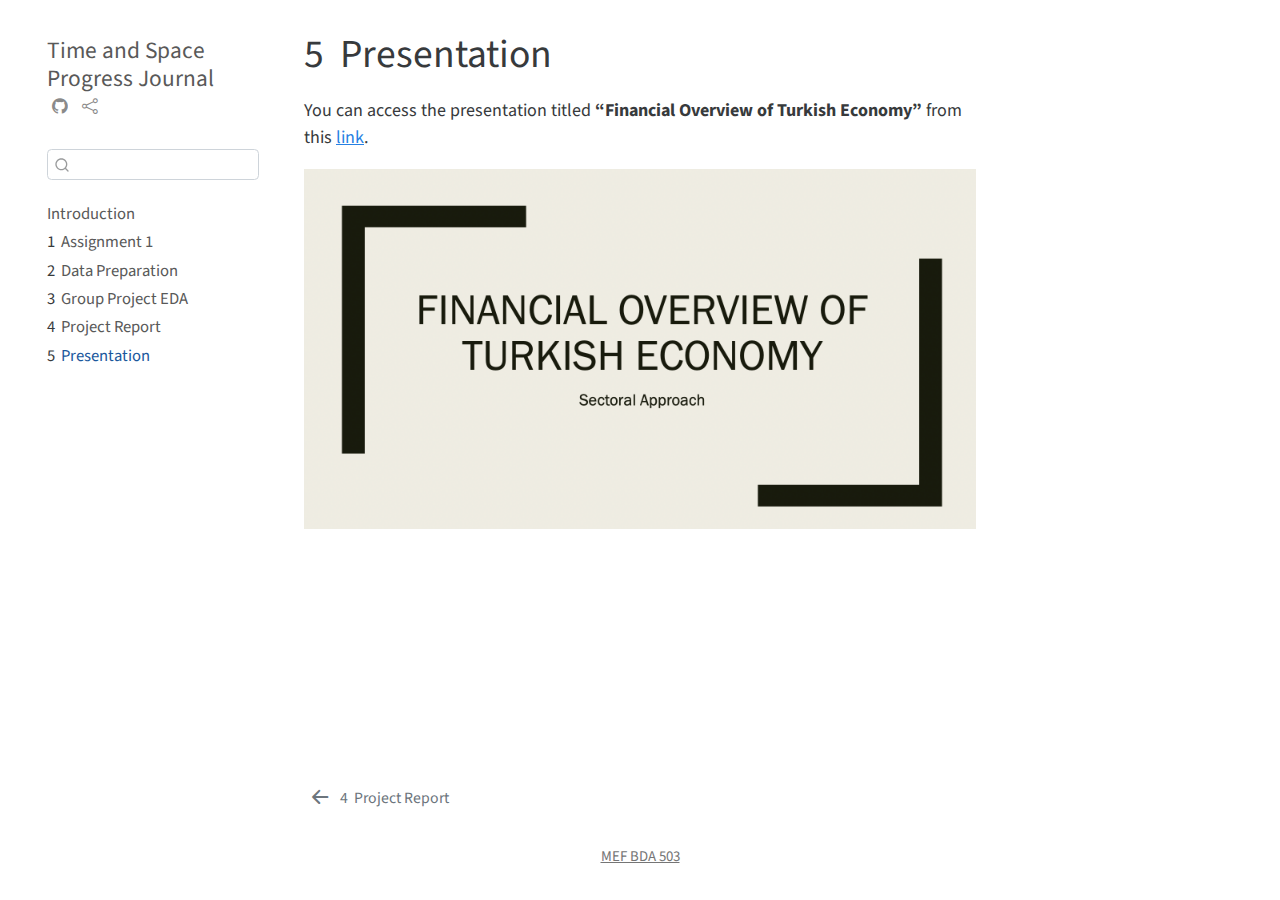
<file: docs/Presentation.html>
<!DOCTYPE html>
<html xmlns="http://www.w3.org/1999/xhtml" lang="en" xml:lang="en"><head>

<meta charset="utf-8">
<meta name="generator" content="quarto-1.2.247">

<meta name="viewport" content="width=device-width, initial-scale=1.0, user-scalable=yes">


<title>Time and Space Progress Journal - 5&nbsp; Presentation</title>
<style>
code{white-space: pre-wrap;}
span.smallcaps{font-variant: small-caps;}
div.columns{display: flex; gap: min(4vw, 1.5em);}
div.column{flex: auto; overflow-x: auto;}
div.hanging-indent{margin-left: 1.5em; text-indent: -1.5em;}
ul.task-list{list-style: none;}
ul.task-list li input[type="checkbox"] {
  width: 0.8em;
  margin: 0 0.8em 0.2em -1.6em;
  vertical-align: middle;
}
</style>


<script src="site_libs/quarto-nav/quarto-nav.js"></script>
<script src="site_libs/quarto-nav/headroom.min.js"></script>
<script src="site_libs/clipboard/clipboard.min.js"></script>
<script src="site_libs/quarto-search/autocomplete.umd.js"></script>
<script src="site_libs/quarto-search/fuse.min.js"></script>
<script src="site_libs/quarto-search/quarto-search.js"></script>
<meta name="quarto:offset" content="./">
<link href="./project_report.html" rel="prev">
<script src="site_libs/quarto-html/quarto.js"></script>
<script src="site_libs/quarto-html/popper.min.js"></script>
<script src="site_libs/quarto-html/tippy.umd.min.js"></script>
<script src="site_libs/quarto-html/anchor.min.js"></script>
<link href="site_libs/quarto-html/tippy.css" rel="stylesheet">
<link href="site_libs/quarto-html/quarto-syntax-highlighting.css" rel="stylesheet" id="quarto-text-highlighting-styles">
<script src="site_libs/bootstrap/bootstrap.min.js"></script>
<link href="site_libs/bootstrap/bootstrap-icons.css" rel="stylesheet">
<link href="site_libs/bootstrap/bootstrap.min.css" rel="stylesheet" id="quarto-bootstrap" data-mode="light">
<script id="quarto-search-options" type="application/json">{
  "location": "sidebar",
  "copy-button": false,
  "collapse-after": 3,
  "panel-placement": "start",
  "type": "textbox",
  "limit": 20,
  "language": {
    "search-no-results-text": "No results",
    "search-matching-documents-text": "matching documents",
    "search-copy-link-title": "Copy link to search",
    "search-hide-matches-text": "Hide additional matches",
    "search-more-match-text": "more match in this document",
    "search-more-matches-text": "more matches in this document",
    "search-clear-button-title": "Clear",
    "search-detached-cancel-button-title": "Cancel",
    "search-submit-button-title": "Submit"
  }
}</script>


</head>

<body class="nav-sidebar floating">

<div id="quarto-search-results"></div>
  <header id="quarto-header" class="headroom fixed-top">
  <nav class="quarto-secondary-nav" data-bs-toggle="collapse" data-bs-target="#quarto-sidebar" aria-controls="quarto-sidebar" aria-expanded="false" aria-label="Toggle sidebar navigation" onclick="if (window.quartoToggleHeadroom) { window.quartoToggleHeadroom(); }">
    <div class="container-fluid d-flex justify-content-between">
      <h1 class="quarto-secondary-nav-title"><span class="chapter-number">5</span>&nbsp; <span class="chapter-title">Presentation</span></h1>
      <button type="button" class="quarto-btn-toggle btn" aria-label="Show secondary navigation">
        <i class="bi bi-chevron-right"></i>
      </button>
    </div>
  </nav>
</header>
<!-- content -->
<div id="quarto-content" class="quarto-container page-columns page-rows-contents page-layout-article">
<!-- sidebar -->
  <nav id="quarto-sidebar" class="sidebar collapse sidebar-navigation floating overflow-auto">
    <div class="pt-lg-2 mt-2 text-left sidebar-header">
    <div class="sidebar-title mb-0 py-0">
      <a href="./">Time and Space Progress Journal</a> 
        <div class="sidebar-tools-main">
    <a href="https://github.com/pjournal/gh-pages-quarto-template" title="Source Code" class="sidebar-tool px-1"><i class="bi bi-github"></i></a>
    <a href="" title="Share" id="sidebar-tool-dropdown-0" class="sidebar-tool dropdown-toggle px-1" data-bs-toggle="dropdown" aria-expanded="false"><i class="bi bi-share"></i></a>
    <ul class="dropdown-menu" aria-labelledby="sidebar-tool-dropdown-0">
        <li>
          <a class="dropdown-item sidebar-tools-main-item" href="https://twitter.com/intent/tweet?url=|url|">
            <i class="bi bi-bi-twitter pe-1"></i>
          Twitter
          </a>
        </li>
        <li>
          <a class="dropdown-item sidebar-tools-main-item" href="https://www.facebook.com/sharer/sharer.php?u=|url|">
            <i class="bi bi-bi-facebook pe-1"></i>
          Facebook
          </a>
        </li>
    </ul>
</div>
    </div>
      </div>
      <div class="mt-2 flex-shrink-0 align-items-center">
        <div class="sidebar-search">
        <div id="quarto-search" class="" title="Search"></div>
        </div>
      </div>
    <div class="sidebar-menu-container"> 
    <ul class="list-unstyled mt-1">
        <li class="sidebar-item">
  <div class="sidebar-item-container"> 
  <a href="./index.html" class="sidebar-item-text sidebar-link">Introduction</a>
  </div>
</li>
        <li class="sidebar-item">
  <div class="sidebar-item-container"> 
  <a href="./assignment1.html" class="sidebar-item-text sidebar-link"><span class="chapter-number">1</span>&nbsp; <span class="chapter-title">Assignment 1</span></a>
  </div>
</li>
        <li class="sidebar-item">
  <div class="sidebar-item-container"> 
  <a href="./dataprepturkstat.html" class="sidebar-item-text sidebar-link"><span class="chapter-number">2</span>&nbsp; <span class="chapter-title">Data Preparation</span></a>
  </div>
</li>
        <li class="sidebar-item">
  <div class="sidebar-item-container"> 
  <a href="./eda.html" class="sidebar-item-text sidebar-link"><span class="chapter-number">3</span>&nbsp; <span class="chapter-title">Group Project EDA</span></a>
  </div>
</li>
        <li class="sidebar-item">
  <div class="sidebar-item-container"> 
  <a href="./project_report.html" class="sidebar-item-text sidebar-link"><span class="chapter-number">4</span>&nbsp; <span class="chapter-title">Project Report</span></a>
  </div>
</li>
        <li class="sidebar-item">
  <div class="sidebar-item-container"> 
  <a href="./Presentation.html" class="sidebar-item-text sidebar-link active"><span class="chapter-number">5</span>&nbsp; <span class="chapter-title">Presentation</span></a>
  </div>
</li>
    </ul>
    </div>
</nav>
<!-- margin-sidebar -->
    <div id="quarto-margin-sidebar" class="sidebar margin-sidebar">
        
    </div>
<!-- main -->
<main class="content" id="quarto-document-content">

<header id="title-block-header" class="quarto-title-block default">
<div class="quarto-title">
<h1 class="title d-none d-lg-block"><span class="chapter-number">5</span>&nbsp; <span class="chapter-title">Presentation</span></h1>
</div>



<div class="quarto-title-meta">

    
  
    
  </div>
  

</header>

<p>You can access the presentation titled <strong>“Financial Overview of Turkish Economy”</strong> from this <a href="https://github.com/pjournal/mef06g-time-and-space/blob/main/docs/Project_Presentation.pdf">link</a>.</p>
<p><img src="title.jpg" class="img-fluid"></p>



</main> <!-- /main -->
<script id="quarto-html-after-body" type="application/javascript">
window.document.addEventListener("DOMContentLoaded", function (event) {
  const toggleBodyColorMode = (bsSheetEl) => {
    const mode = bsSheetEl.getAttribute("data-mode");
    const bodyEl = window.document.querySelector("body");
    if (mode === "dark") {
      bodyEl.classList.add("quarto-dark");
      bodyEl.classList.remove("quarto-light");
    } else {
      bodyEl.classList.add("quarto-light");
      bodyEl.classList.remove("quarto-dark");
    }
  }
  const toggleBodyColorPrimary = () => {
    const bsSheetEl = window.document.querySelector("link#quarto-bootstrap");
    if (bsSheetEl) {
      toggleBodyColorMode(bsSheetEl);
    }
  }
  toggleBodyColorPrimary();  
  const icon = "";
  const anchorJS = new window.AnchorJS();
  anchorJS.options = {
    placement: 'right',
    icon: icon
  };
  anchorJS.add('.anchored');
  const clipboard = new window.ClipboardJS('.code-copy-button', {
    target: function(trigger) {
      return trigger.previousElementSibling;
    }
  });
  clipboard.on('success', function(e) {
    // button target
    const button = e.trigger;
    // don't keep focus
    button.blur();
    // flash "checked"
    button.classList.add('code-copy-button-checked');
    var currentTitle = button.getAttribute("title");
    button.setAttribute("title", "Copied!");
    let tooltip;
    if (window.bootstrap) {
      button.setAttribute("data-bs-toggle", "tooltip");
      button.setAttribute("data-bs-placement", "left");
      button.setAttribute("data-bs-title", "Copied!");
      tooltip = new bootstrap.Tooltip(button, 
        { trigger: "manual", 
          customClass: "code-copy-button-tooltip",
          offset: [0, -8]});
      tooltip.show();    
    }
    setTimeout(function() {
      if (tooltip) {
        tooltip.hide();
        button.removeAttribute("data-bs-title");
        button.removeAttribute("data-bs-toggle");
        button.removeAttribute("data-bs-placement");
      }
      button.setAttribute("title", currentTitle);
      button.classList.remove('code-copy-button-checked');
    }, 1000);
    // clear code selection
    e.clearSelection();
  });
  function tippyHover(el, contentFn) {
    const config = {
      allowHTML: true,
      content: contentFn,
      maxWidth: 500,
      delay: 100,
      arrow: false,
      appendTo: function(el) {
          return el.parentElement;
      },
      interactive: true,
      interactiveBorder: 10,
      theme: 'quarto',
      placement: 'bottom-start'
    };
    window.tippy(el, config); 
  }
  const noterefs = window.document.querySelectorAll('a[role="doc-noteref"]');
  for (var i=0; i<noterefs.length; i++) {
    const ref = noterefs[i];
    tippyHover(ref, function() {
      // use id or data attribute instead here
      let href = ref.getAttribute('data-footnote-href') || ref.getAttribute('href');
      try { href = new URL(href).hash; } catch {}
      const id = href.replace(/^#\/?/, "");
      const note = window.document.getElementById(id);
      return note.innerHTML;
    });
  }
  const findCites = (el) => {
    const parentEl = el.parentElement;
    if (parentEl) {
      const cites = parentEl.dataset.cites;
      if (cites) {
        return {
          el,
          cites: cites.split(' ')
        };
      } else {
        return findCites(el.parentElement)
      }
    } else {
      return undefined;
    }
  };
  var bibliorefs = window.document.querySelectorAll('a[role="doc-biblioref"]');
  for (var i=0; i<bibliorefs.length; i++) {
    const ref = bibliorefs[i];
    const citeInfo = findCites(ref);
    if (citeInfo) {
      tippyHover(citeInfo.el, function() {
        var popup = window.document.createElement('div');
        citeInfo.cites.forEach(function(cite) {
          var citeDiv = window.document.createElement('div');
          citeDiv.classList.add('hanging-indent');
          citeDiv.classList.add('csl-entry');
          var biblioDiv = window.document.getElementById('ref-' + cite);
          if (biblioDiv) {
            citeDiv.innerHTML = biblioDiv.innerHTML;
          }
          popup.appendChild(citeDiv);
        });
        return popup.innerHTML;
      });
    }
  }
});
</script>
<nav class="page-navigation">
  <div class="nav-page nav-page-previous">
      <a href="./project_report.html" class="pagination-link">
        <i class="bi bi-arrow-left-short"></i> <span class="nav-page-text"><span class="chapter-number">4</span>&nbsp; <span class="chapter-title">Project Report</span></span>
      </a>          
  </div>
  <div class="nav-page nav-page-next">
  </div>
</nav>
</div> <!-- /content -->
<footer class="footer">
  <div class="nav-footer">
      <div class="nav-footer-center"><a href="https://mef-bda503.github.io">MEF BDA 503</a></div>
  </div>
</footer>



</body></html>
</file>
<file: docs/site_libs/quarto-html/tippy.css>
.tippy-box[data-animation=fade][data-state=hidden]{opacity:0}[data-tippy-root]{max-width:calc(100vw - 10px)}.tippy-box{position:relative;background-color:#333;color:#fff;border-radius:4px;font-size:14px;line-height:1.4;white-space:normal;outline:0;transition-property:transform,visibility,opacity}.tippy-box[data-placement^=top]>.tippy-arrow{bottom:0}.tippy-box[data-placement^=top]>.tippy-arrow:before{bottom:-7px;left:0;border-width:8px 8px 0;border-top-color:initial;transform-origin:center top}.tippy-box[data-placement^=bottom]>.tippy-arrow{top:0}.tippy-box[data-placement^=bottom]>.tippy-arrow:before{top:-7px;left:0;border-width:0 8px 8px;border-bottom-color:initial;transform-origin:center bottom}.tippy-box[data-placement^=left]>.tippy-arrow{right:0}.tippy-box[data-placement^=left]>.tippy-arrow:before{border-width:8px 0 8px 8px;border-left-color:initial;right:-7px;transform-origin:center left}.tippy-box[data-placement^=right]>.tippy-arrow{left:0}.tippy-box[data-placement^=right]>.tippy-arrow:before{left:-7px;border-width:8px 8px 8px 0;border-right-color:initial;transform-origin:center right}.tippy-box[data-inertia][data-state=visible]{transition-timing-function:cubic-bezier(.54,1.5,.38,1.11)}.tippy-arrow{width:16px;height:16px;color:#333}.tippy-arrow:before{content:"";position:absolute;border-color:transparent;border-style:solid}.tippy-content{position:relative;padding:5px 9px;z-index:1}
</file>
<file: docs/site_libs/quarto-html/quarto-syntax-highlighting.css>
/* quarto syntax highlight colors */
:root {
  --quarto-hl-ot-color: #003B4F;
  --quarto-hl-at-color: #657422;
  --quarto-hl-ss-color: #20794D;
  --quarto-hl-an-color: #5E5E5E;
  --quarto-hl-fu-color: #4758AB;
  --quarto-hl-st-color: #20794D;
  --quarto-hl-cf-color: #003B4F;
  --quarto-hl-op-color: #5E5E5E;
  --quarto-hl-er-color: #AD0000;
  --quarto-hl-bn-color: #AD0000;
  --quarto-hl-al-color: #AD0000;
  --quarto-hl-va-color: #111111;
  --quarto-hl-bu-color: inherit;
  --quarto-hl-ex-color: inherit;
  --quarto-hl-pp-color: #AD0000;
  --quarto-hl-in-color: #5E5E5E;
  --quarto-hl-vs-color: #20794D;
  --quarto-hl-wa-color: #5E5E5E;
  --quarto-hl-do-color: #5E5E5E;
  --quarto-hl-im-color: #00769E;
  --quarto-hl-ch-color: #20794D;
  --quarto-hl-dt-color: #AD0000;
  --quarto-hl-fl-color: #AD0000;
  --quarto-hl-co-color: #5E5E5E;
  --quarto-hl-cv-color: #5E5E5E;
  --quarto-hl-cn-color: #8f5902;
  --quarto-hl-sc-color: #5E5E5E;
  --quarto-hl-dv-color: #AD0000;
  --quarto-hl-kw-color: #003B4F;
}

/* other quarto variables */
:root {
  --quarto-font-monospace: SFMono-Regular, Menlo, Monaco, Consolas, "Liberation Mono", "Courier New", monospace;
}

pre > code.sourceCode > span {
  color: #003B4F;
}

code span {
  color: #003B4F;
}

code.sourceCode > span {
  color: #003B4F;
}

div.sourceCode,
div.sourceCode pre.sourceCode {
  color: #003B4F;
}

code span.ot {
  color: #003B4F;
}

code span.at {
  color: #657422;
}

code span.ss {
  color: #20794D;
}

code span.an {
  color: #5E5E5E;
}

code span.fu {
  color: #4758AB;
}

code span.st {
  color: #20794D;
}

code span.cf {
  color: #003B4F;
}

code span.op {
  color: #5E5E5E;
}

code span.er {
  color: #AD0000;
}

code span.bn {
  color: #AD0000;
}

code span.al {
  color: #AD0000;
}

code span.va {
  color: #111111;
}

code span.pp {
  color: #AD0000;
}

code span.in {
  color: #5E5E5E;
}

code span.vs {
  color: #20794D;
}

code span.wa {
  color: #5E5E5E;
  font-style: italic;
}

code span.do {
  color: #5E5E5E;
  font-style: italic;
}

code span.im {
  color: #00769E;
}

code span.ch {
  color: #20794D;
}

code span.dt {
  color: #AD0000;
}

code span.fl {
  color: #AD0000;
}

code span.co {
  color: #5E5E5E;
}

code span.cv {
  color: #5E5E5E;
  font-style: italic;
}

code span.cn {
  color: #8f5902;
}

code span.sc {
  color: #5E5E5E;
}

code span.dv {
  color: #AD0000;
}

code span.kw {
  color: #003B4F;
}

.prevent-inlining {
  content: "</";
}

/*# sourceMappingURL=debc5d5d77c3f9108843748ff7464032.css.map */
</file>
